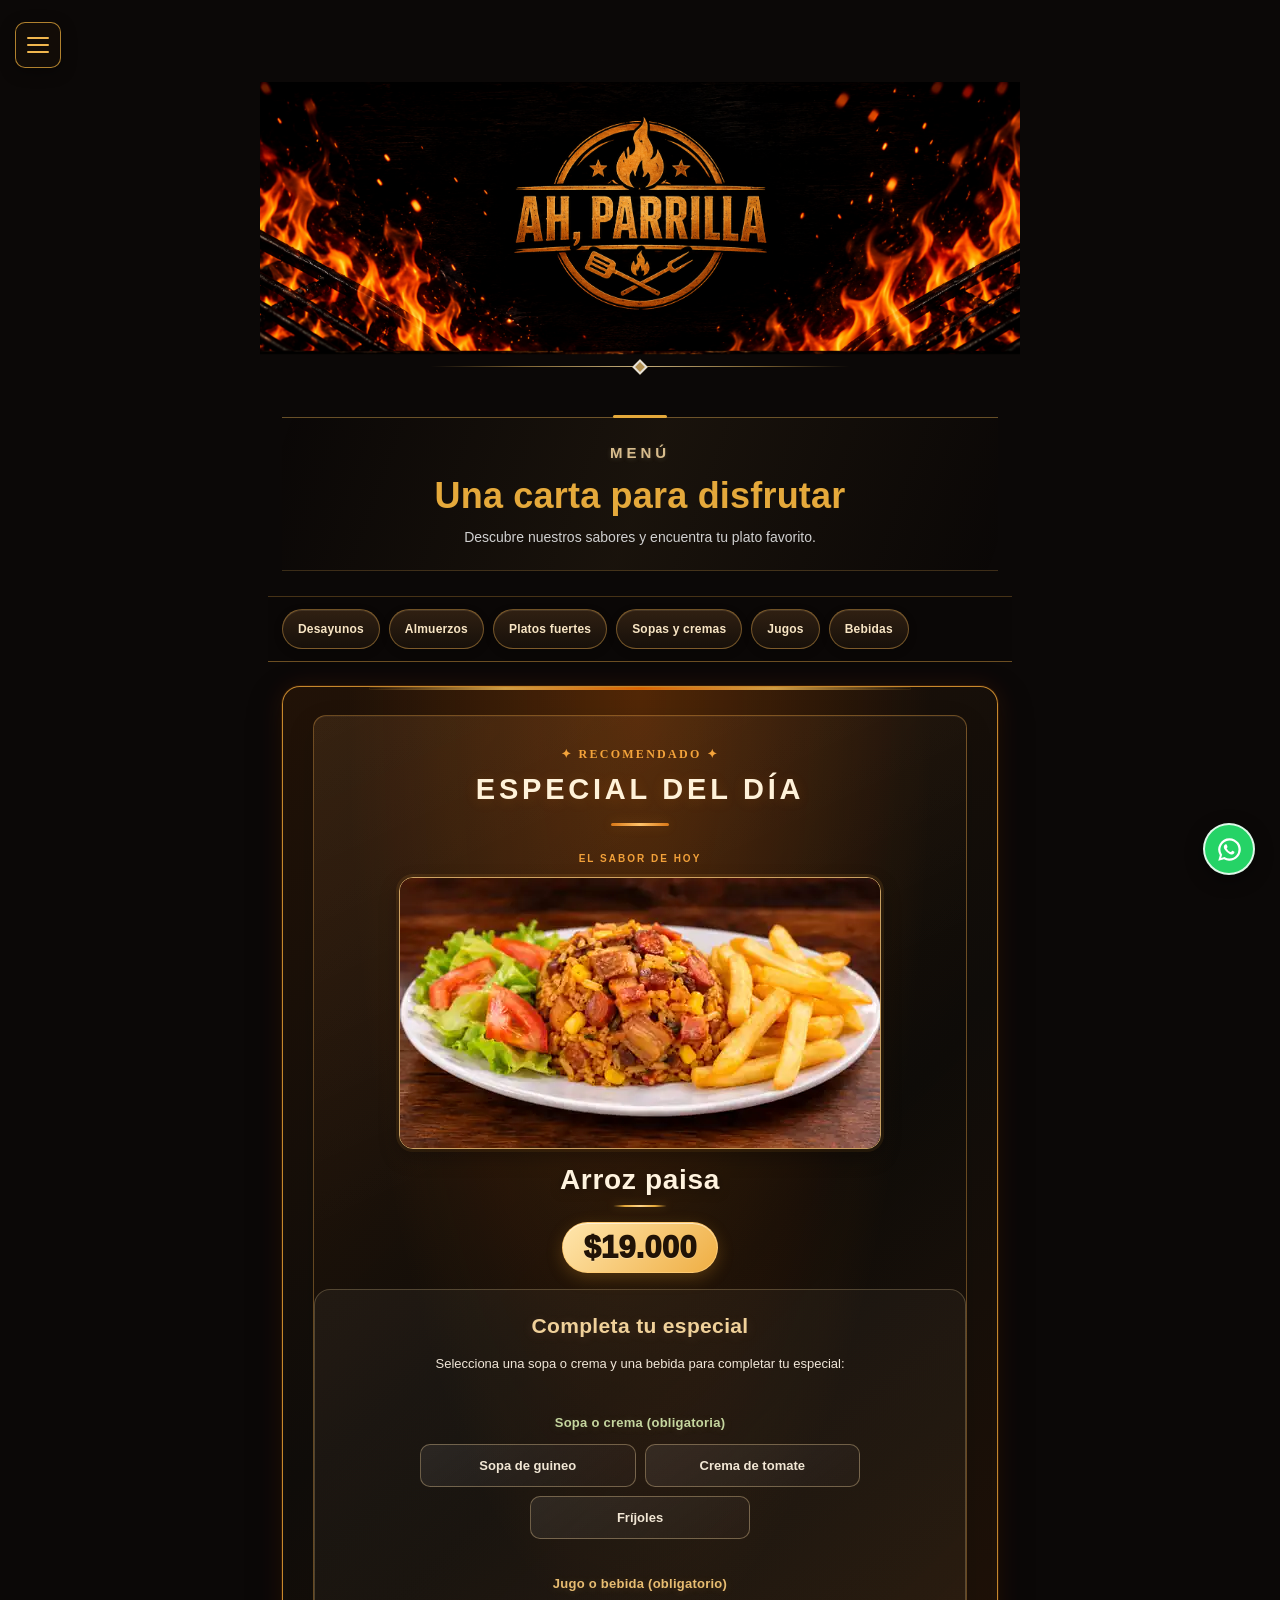
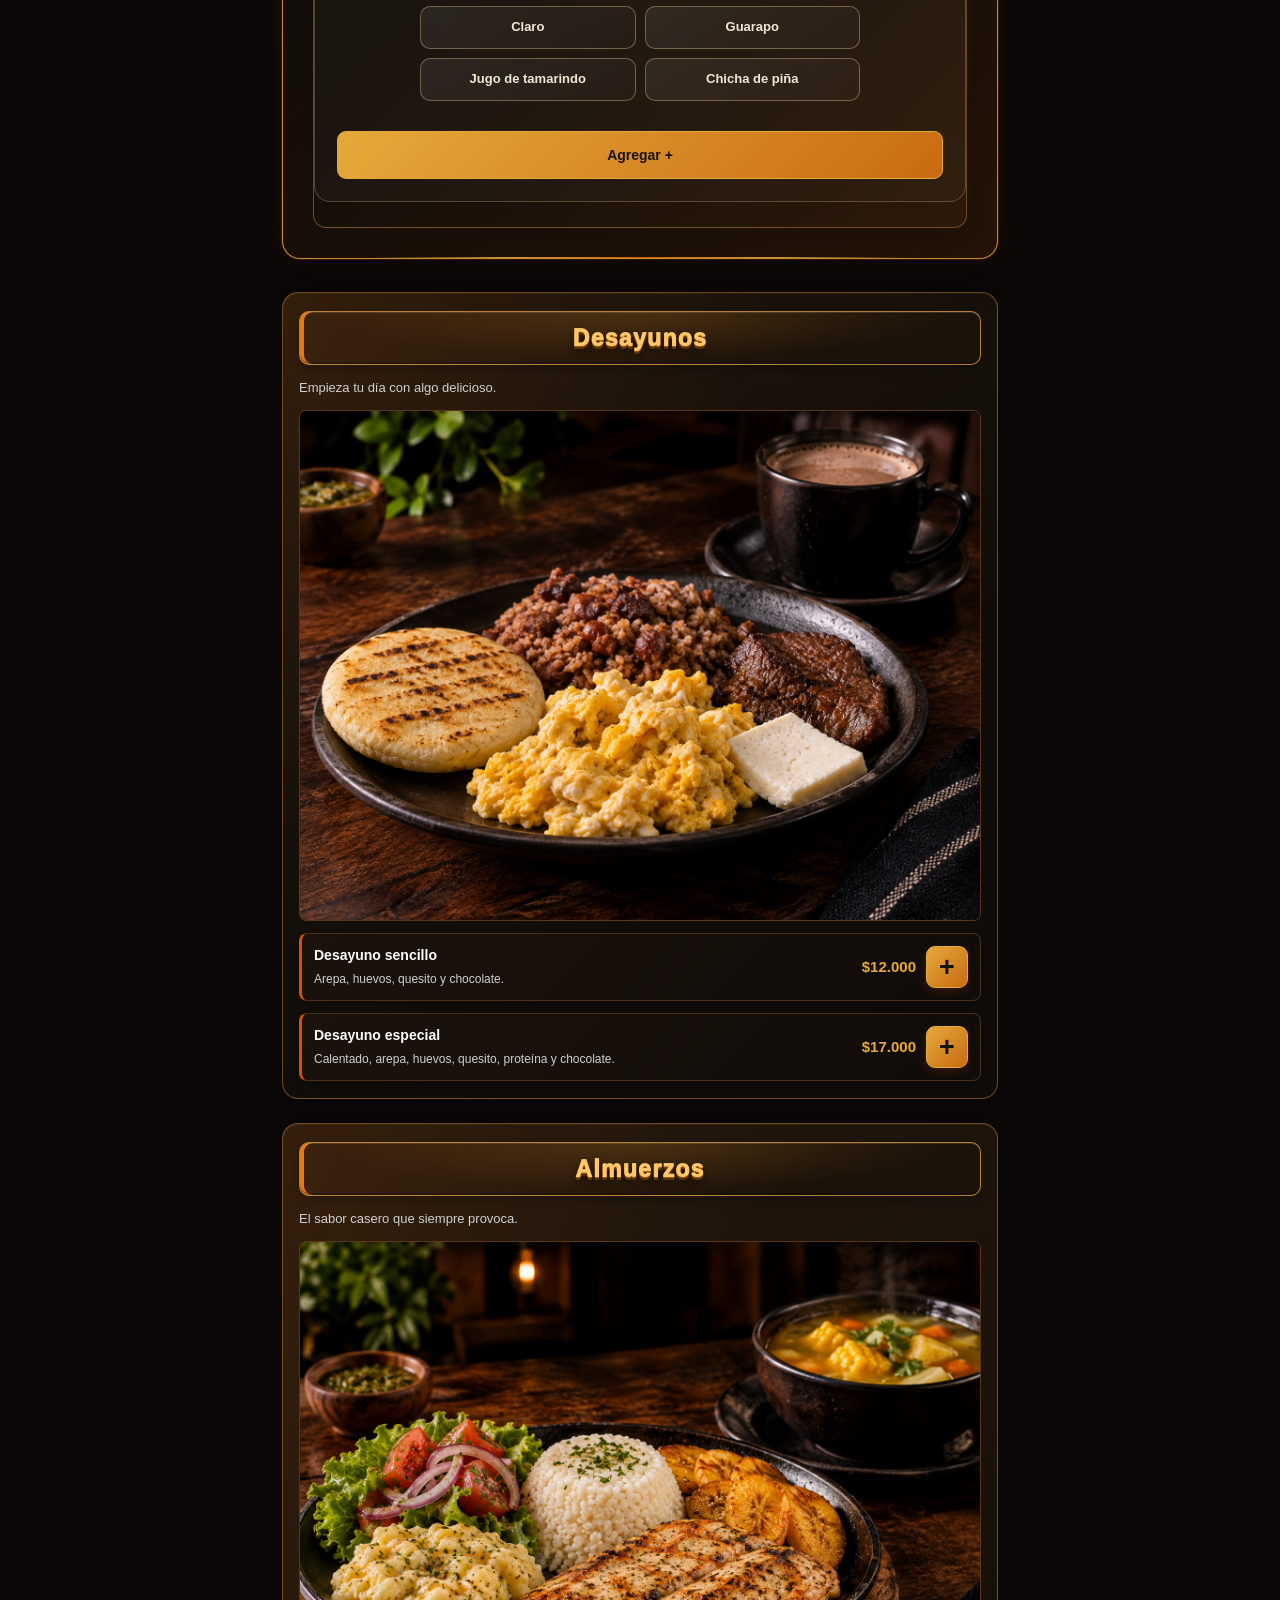
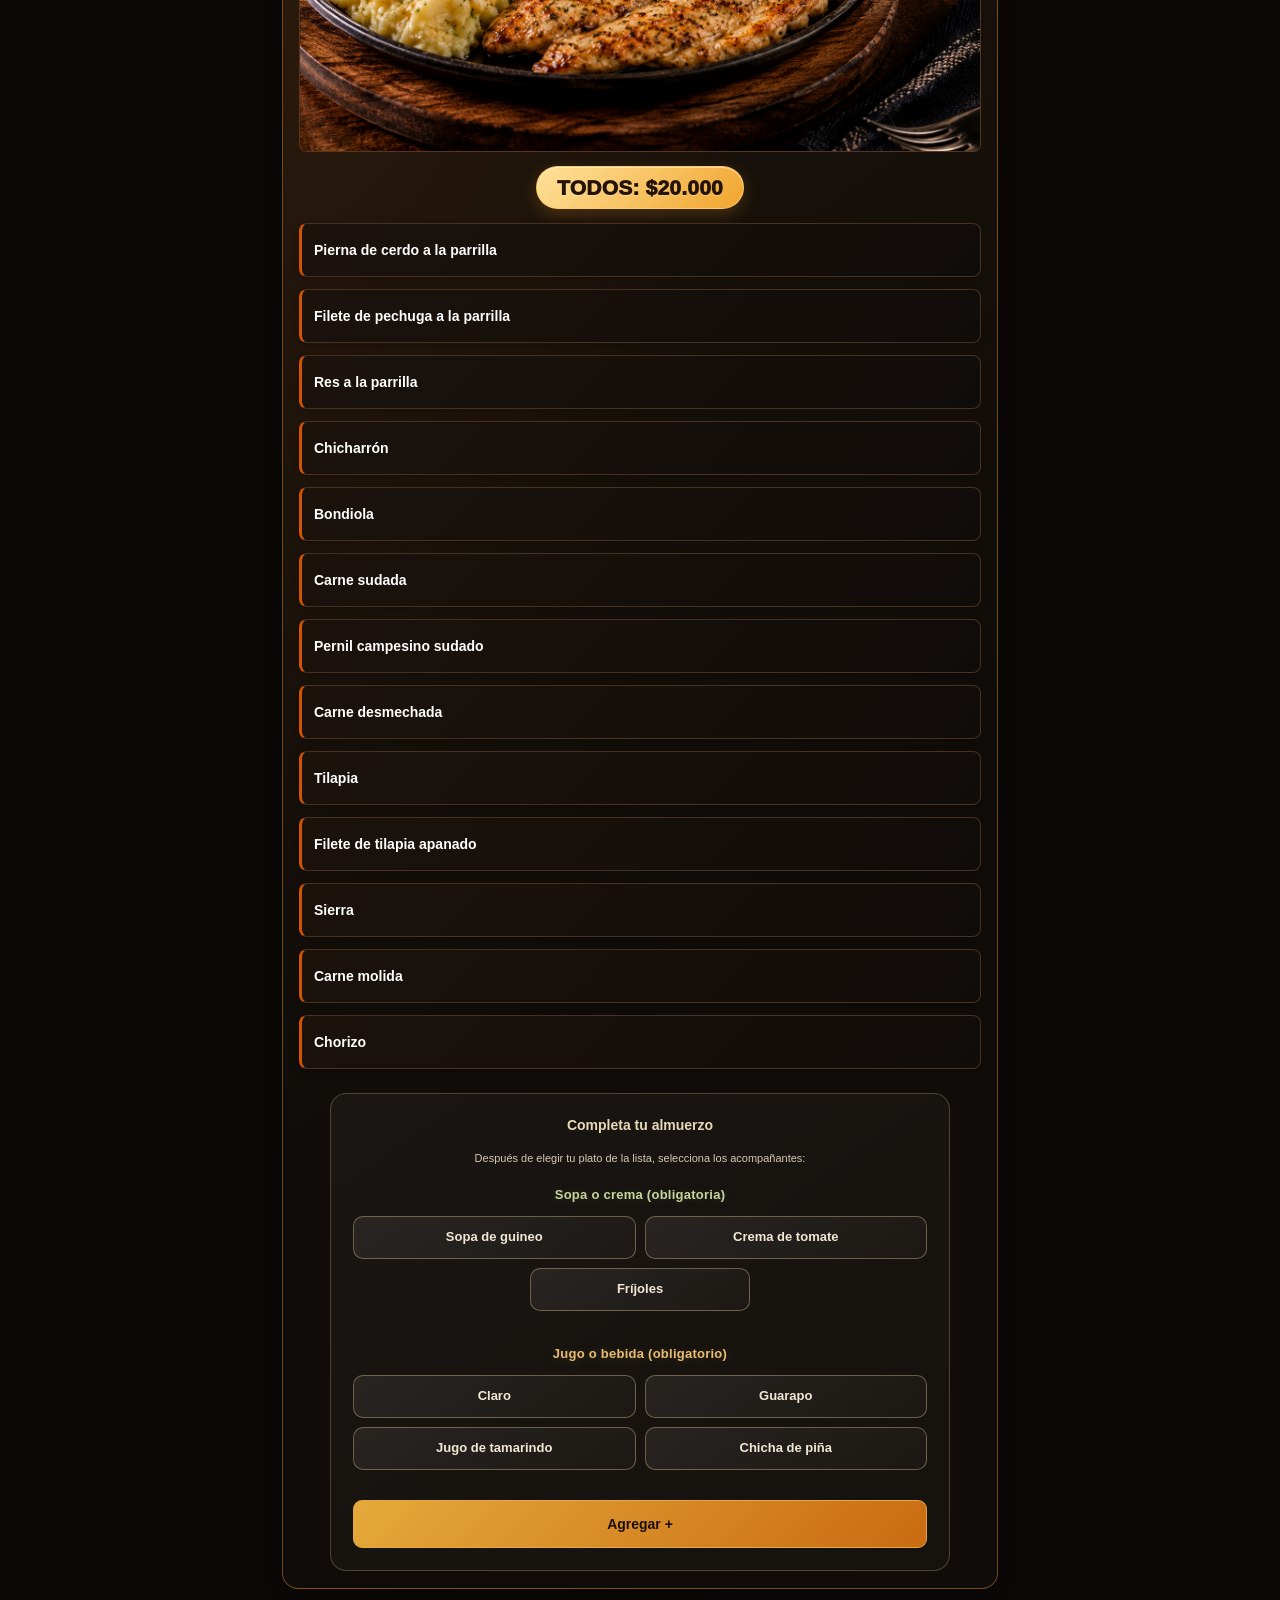
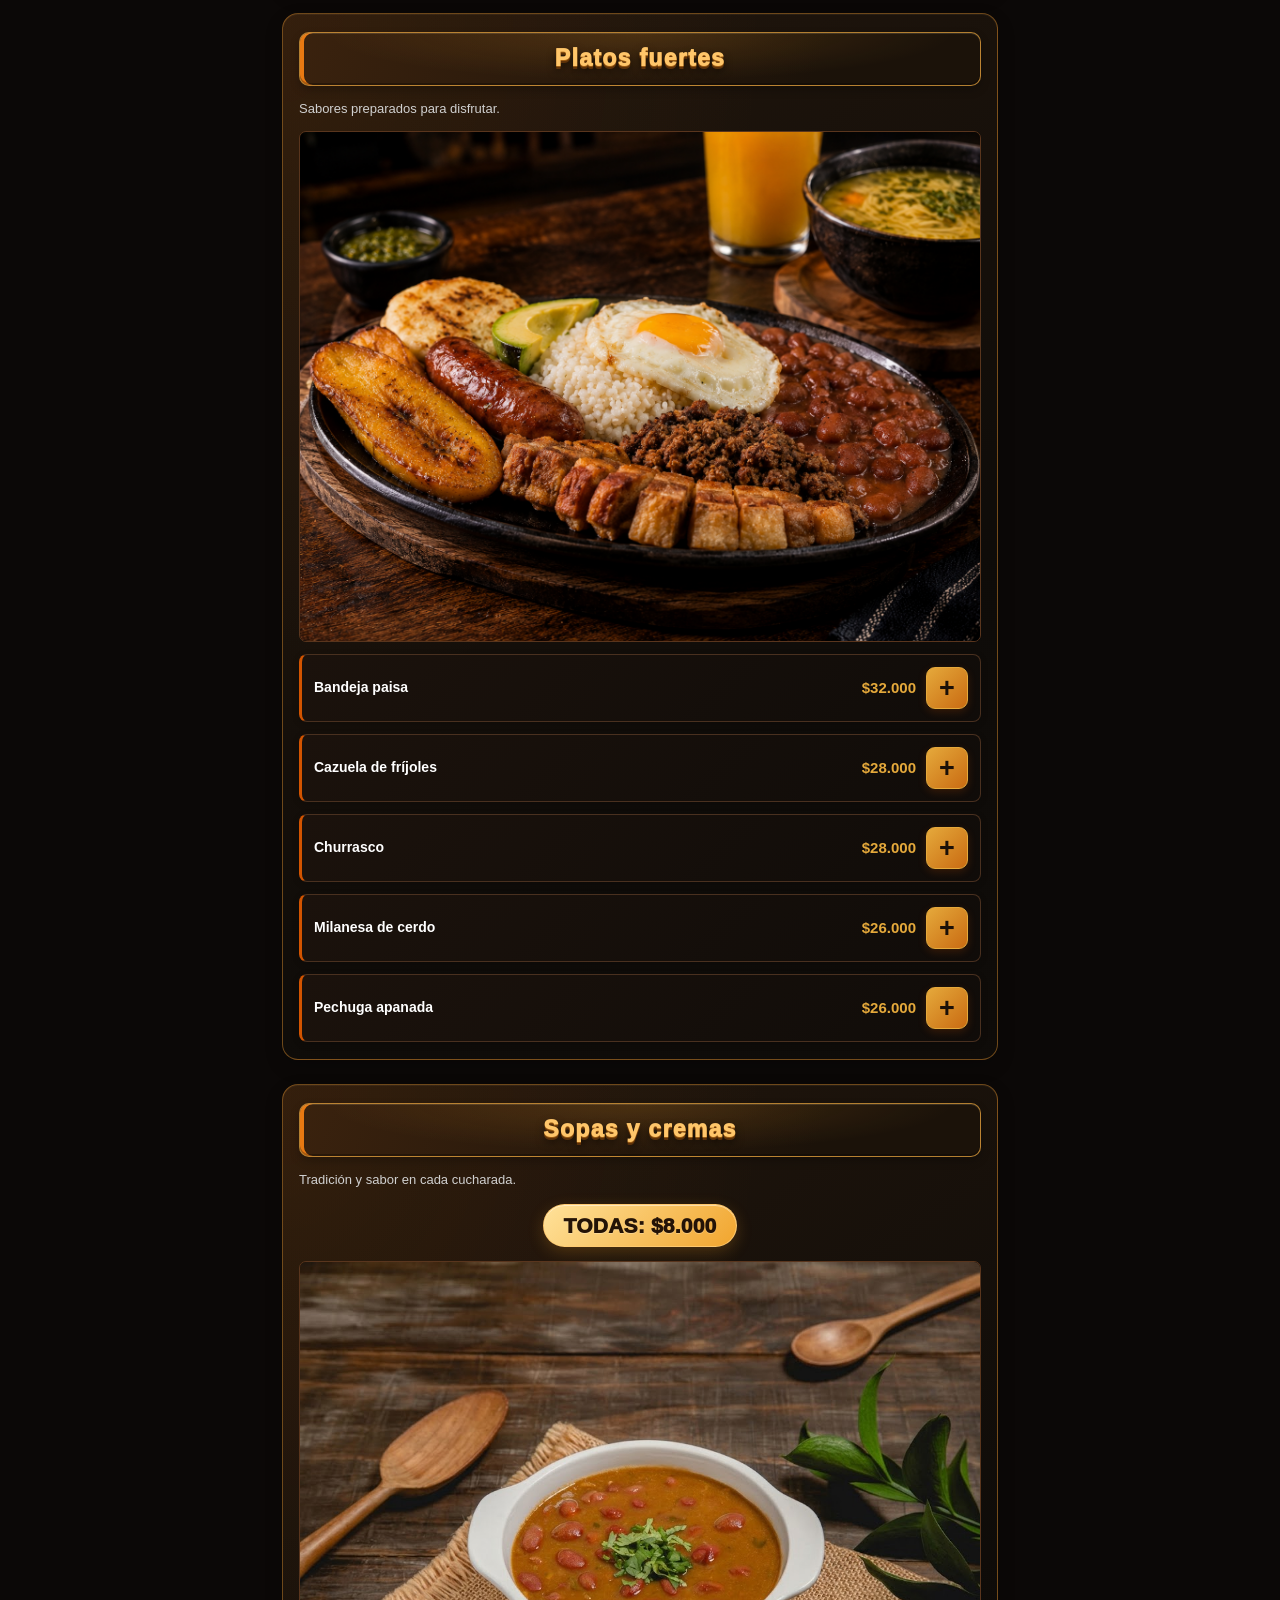
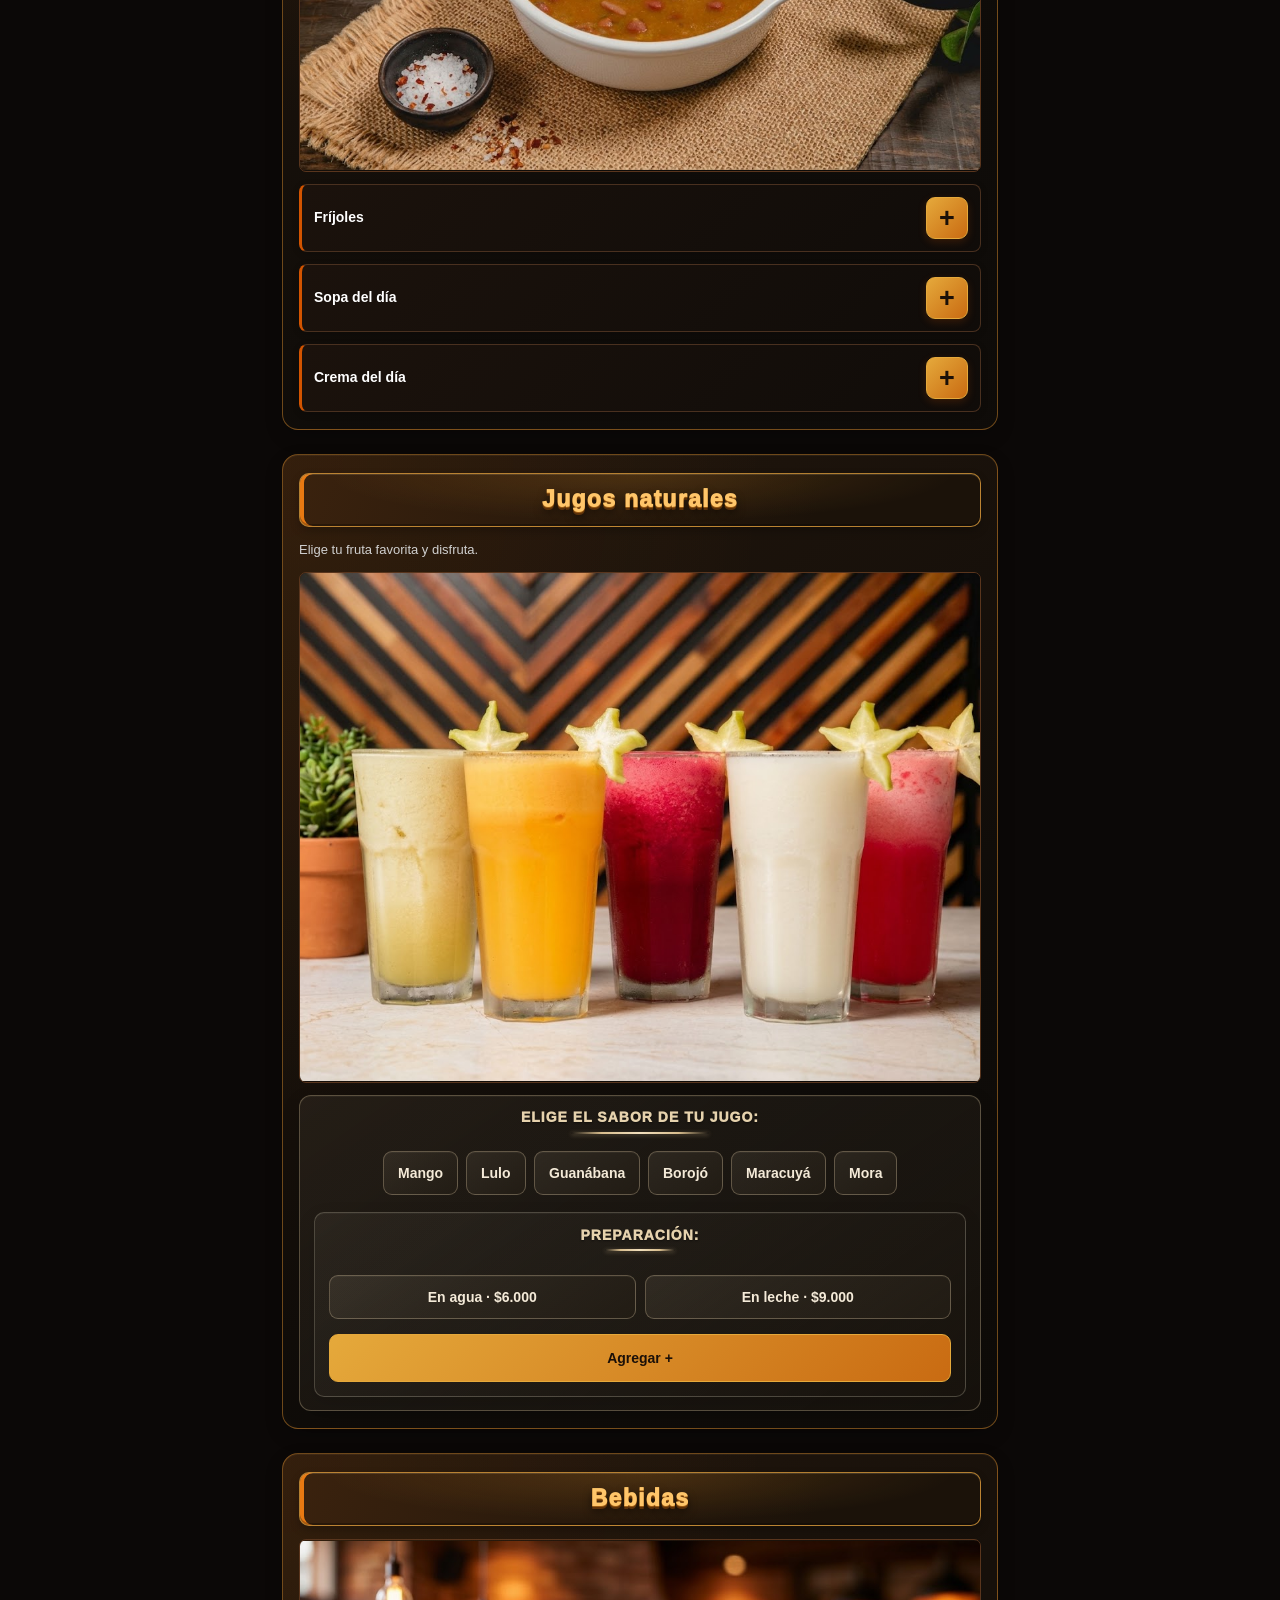
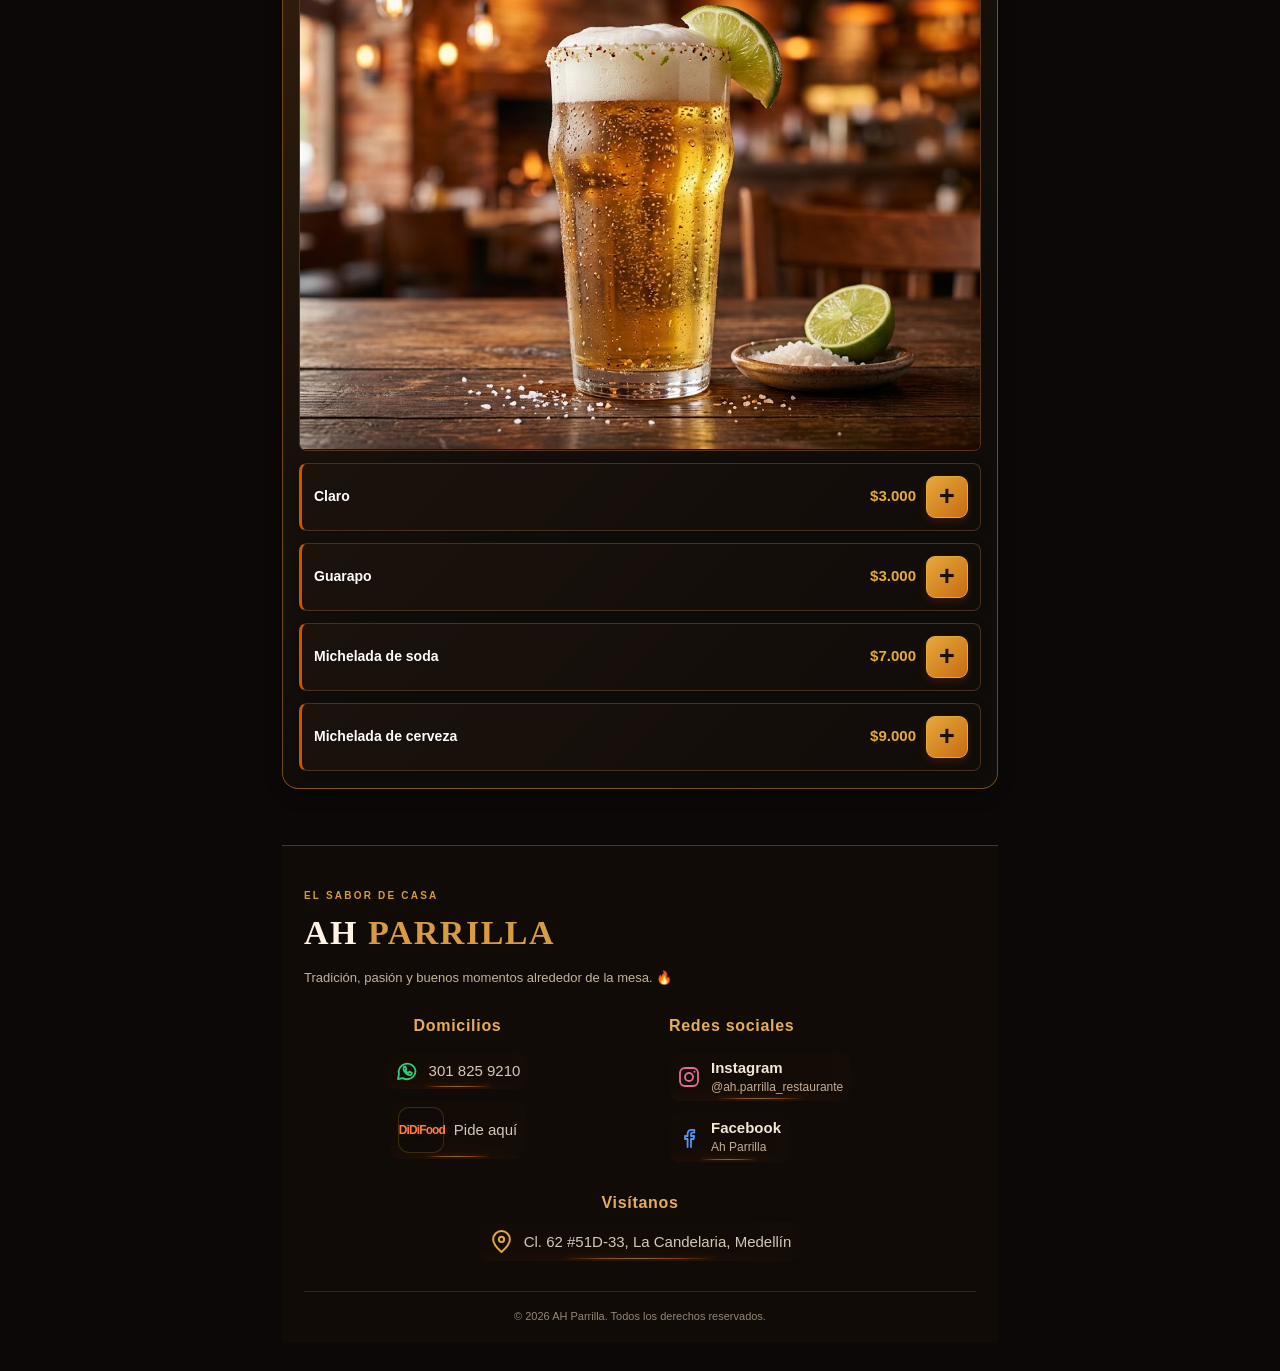
<file: index.html>
<!DOCTYPE html>
<html lang="es">
<head>
    <meta charset="UTF-8">
    <meta name="viewport" content="width=device-width, initial-scale=1.0">
    <meta name="theme-color" content="#0B0806">
    <meta name="description" content="Conoce la carta de AH Parrilla: desayunos, almuerzos, platos a la parrilla, sopas, jugos y bebidas.">
    <title>AH Parrilla | Nuestra carta</title>
    <link rel="stylesheet" href="styles.css?v=ocultar-secciones-sabados-20261128">
</head>

<body>

    <!-- MENÚ LATERAL -->
    <button class="boton-menu-lateral" id="abrir-menu-lateral" type="button"
            aria-label="Abrir menú de navegación" aria-controls="fondo-menu-lateral" aria-expanded="false">
        <span></span><span></span><span></span>
    </button>
    <div class="fondo-menu-lateral" id="fondo-menu-lateral" hidden>
        <nav class="panel-menu-lateral" aria-label="Navegación principal">
            <div class="cabecera-menu-lateral">
                <div class="marca-menu-lateral">
                    <span>AH <b>PARRILLA</b></span>
                    <small>EL SABOR DE CASA</small>
                </div>
                <button id="cerrar-menu-lateral" type="button" aria-label="Cerrar menú">×</button>
            </div>
            <p class="titulo-navegacion-lateral">EXPLORA NUESTRA CARTA</p>
            <a href="#desayunos"><span class="icono-menu-lateral" aria-hidden="true"><svg viewBox="0 0 24 24" aria-hidden="true" focusable="false"><circle cx="12" cy="12" r="4"/><path d="M12 2v2m0 16v2M4.93 4.93l1.42 1.42m11.3 11.3 1.42 1.42M2 12h2m16 0h2M4.93 19.07l1.42-1.42m11.3-11.3 1.42-1.42"/></svg></span><span>Desayunos</span></a>
            <a href="#almuerzos"><span class="icono-menu-lateral" aria-hidden="true"><svg viewBox="0 0 24 24" aria-hidden="true" focusable="false"><path d="M5 12h14a7 7 0 0 1-14 0Z"/><path d="M12 5v2M9 5v2m6-2v2M4 19h16"/></svg></span><span>Almuerzos</span></a>
            <a href="#platos-fuertes"><span class="icono-menu-lateral" aria-hidden="true"><svg viewBox="0 0 24 24" aria-hidden="true" focusable="false"><circle cx="12" cy="12" r="7"/><path d="M3 3v5m2-5v5m2-5v5M5 8v13m14-18c-1.5 1.5-2 3.5-2 5.5V11h4V8.5c0-2-1-4-2-5.5Zm0 8.5v10"/></svg></span><span>Platos fuertes</span></a>
            <a href="#sopas"><span class="icono-menu-lateral" aria-hidden="true"><svg viewBox="0 0 24 24" aria-hidden="true" focusable="false"><path d="M4 13a8 8 0 0 0 16 0H4Z"/><path d="M7 9c-1-1 1-2 0-3m5 3c-1-1 1-2 0-3m5 3c-1-1 1-2 0-3"/></svg></span><span>Sopas y cremas</span></a>
            <a href="#jugos"><span class="icono-menu-lateral" aria-hidden="true"><svg viewBox="0 0 24 24" aria-hidden="true" focusable="false"><path d="M7 4h10l-1 16H8L7 4Z"/><path d="M9 8h6m-3-4V2m3 2 2-2m-8 2L7 2"/></svg></span><span>Jugos naturales</span></a>
            <a href="#bebidas"><span class="icono-menu-lateral" aria-hidden="true"><svg viewBox="0 0 24 24" aria-hidden="true" focusable="false"><path d="m13 3 3-2m-2 2 2 2"/><path d="M8 7h9l-1 14H9L8 7Z"/><path d="M8.5 11h8m-5-4V4m3 0 1-1"/></svg></span><span>Bebidas</span></a>
            <div class="separador-menu-lateral" aria-hidden="true"><span>✦</span></div>
            <a class="enlace-contacto-lateral" href="#contacto"><span class="icono-menu-lateral" aria-hidden="true"><svg viewBox="0 0 24 24" aria-hidden="true" focusable="false"><path d="M6 3h3l2 5-2 2a15 15 0 0 0 5 5l2-2 5 2v3c0 1-1 2-2 2C10 19 5 14 4 5c0-1 1-2 2-2Z"/></svg></span><span>Contacto</span></a>
            <p class="pie-menu-lateral">Gracias por elegirnos</p>
        </nav>
    </div>

    <!-- ACCESO DIRECTO A WHATSAPP -->
    <a class="whatsapp-flotante-ah" href="https://wa.me/573018259210"
       target="_blank" rel="noopener noreferrer" aria-label="Contactar a AH Parrilla por WhatsApp">
        <svg viewBox="0 0 24 24" xmlns="http://www.w3.org/2000/svg" aria-hidden="true">
            <path fill="currentColor" d="M12 2a10 10 0 0 0-8.6 15.1L2 22l5.1-1.3A10 10 0 1 0 12 2Zm0 18a8 8 0 0 1-4.1-1.1l-.3-.2-3 .8.8-2.9-.2-.3A8 8 0 1 1 12 20Zm4.4-6c-.2-.1-1.5-.7-1.7-.8s-.4-.1-.5.1-.6.8-.8.9-.3.1-.5 0a6.5 6.5 0 0 1-2-1.2 7.2 7.2 0 0 1-1.4-1.8c-.1-.2 0-.3.1-.4l.4-.5.2-.4c.1-.1 0-.3 0-.4s-.5-1.3-.7-1.7-.4-.4-.5-.4h-.5a1 1 0 0 0-.7.3 2.8 2.8 0 0 0-.9 2.1 4.8 4.8 0 0 0 1 2.5 10.8 10.8 0 0 0 4.2 3.7c.5.2.9.4 1.2.4.5.1.9.1 1.2 0 .4-.1 1.5-.6 1.7-1.2s.2-1.1.1-1.2-.2-.2-.4-.3Z"/>
        </svg>
    </a>


    <main>

        <!-- PORTADA -->
        <section class="portada">
            <img class="imagen-portada" src="portada-ah-parrilla.png" alt="AH Parrilla, sabor que se siente y parrilla que enamora">
        </section>
        <div class="separador-portada" aria-hidden="true"></div>

        <!-- MENÚ -->
        <section class="menu" id="carta">

            <header class="bienvenida-carta">
                <span class="bienvenida-etiqueta">MENÚ</span>
                <h2>Una carta para disfrutar</h2>
                <p>Descubre nuestros sabores y encuentra tu plato favorito.</p>
            </header>



            <!-- NAVEGACIÓN DE CATEGORÍAS -->
            <nav class="categorias" aria-label="Categorías del menú">
                <a href="#desayunos">Desayunos</a>
                <a href="#almuerzos">Almuerzos</a>
                <a href="#platos-fuertes">Platos fuertes</a>
                <a href="#sopas">Sopas y cremas</a>
                <a href="#jugos">Jugos</a>
                <a href="#bebidas">Bebidas</a>
            </nav>


            <section class="especial-dia" aria-labelledby="titulo-especial">
                <div class="card-especial">
                    <div class="banner-destacado">
                        <span class="eyebrow-especial">✦ RECOMENDADO ✦</span>
                        <h2 id="titulo-especial">ESPECIAL DEL DÍA</h2>
                        <span class="subrayado-especial" aria-hidden="true"></span>
                    </div>
                    <div class="detalle-especial">
                        <div class="presentacion-especial">
                            <div class="datos-especial">
                                <span class="leyenda-plato-especial">EL SABOR DE HOY</span>
                            </div>
                            <img class="foto-especial" src="imagenes/especial-arroz-paisa-20261127.webp?v=20261127-final-01"
                                 alt="Arroz paisa con carnes, maíz y maduro, acompañado de papas a la francesa y ensalada de lechuga y tomate"
                                 loading="eager">
                            <div class="datos-especial">
                                <h3 class="nombre-especial">Arroz paisa</h3>
                                <p class="precio-nombre-especial">$19.000</p>
                            </div>
                        </div>
                        <div class="selector-almuerzos selector-especial">
                            <h3>Completa tu especial</h3>
                            <p>Selecciona una sopa o crema y una bebida para completar tu especial:</p>
                            <div id="opciones-sopa-especial" class="grupo-opciones-contenedor"></div>
                            <div id="opciones-bebida-especial" class="grupo-opciones-contenedor"></div>
                            <button class="boton-agregar boton-agregar-almuerzo" id="agregar-menu-especial" type="button">Agregar +</button>
                        </div>
                    </div>
                </div>
            </section>

<!-- DESAYUNOS -->
            <section class="categoria-menu" id="desayunos">
                <h2 class="sin-adorno">Desayunos</h2>
                <p class="descripcion-categoria">Empieza tu día con algo delicioso.</p>

                <img class="imagen-categoria" src="imagenes/desayunos.png" alt="Desayunos caseros de AH Parrilla" loading="lazy">

                <div class="lista-platos">
                    <article class="plato-listado">
                        <div>
                            <h3>Desayuno sencillo</h3>
                            <p>Arepa, huevos, quesito y chocolate.</p>
                        </div>
                        <strong>$12.000</strong>
                    </article>

                    <article class="plato-listado">
                        <div>
                            <h3>Desayuno especial</h3>
                            <p>Calentado, arepa, huevos, quesito, proteína y chocolate.</p>
                        </div>
                        <strong>$17.000</strong>
                    </article>
                </div>
            </section>

            
<!-- ALMUERZOS -->
<section class="categoria-menu" id="almuerzos">
    <h2>Almuerzos</h2>
    <p class="descripcion-categoria">El sabor casero que siempre provoca.</p>

    <img class="imagen-categoria"
         src="imagenes/almuerzos.png"
         alt="Almuerzos caseros de AH Parrilla"
         loading="lazy">

    <div class="header-precio-categoria">
        <span class="etiqueta-precio">TODOS: $20.000</span>
    </div>

    <div class="lista-platos">
        <article class="plato-listado">
            <h3>Pierna de cerdo a la parrilla</h3>
        </article>
        <article class="plato-listado">
            <h3>Filete de pechuga a la parrilla</h3>
        </article>
        <article class="plato-listado">
            <h3>Res a la parrilla</h3>
        </article>
        <article class="plato-listado">
            <h3>Chicharrón</h3>
        </article>
        <article class="plato-listado">
            <h3>Bondiola</h3>
        </article>
        <article class="plato-listado">
            <h3>Carne sudada</h3>
        </article>
        <article class="plato-listado">
            <h3>Pernil campesino sudado</h3>
        </article>
        <article class="plato-listado">
            <h3>Carne desmechada</h3>
        </article>
        <article class="plato-listado">
            <h3>Tilapia</h3>
        </article>
        <article class="plato-listado">
            <h3>Filete de tilapia apanado</h3>
        </article>
        <article class="plato-listado">
            <h3>Sierra</h3>
        </article>
        <article class="plato-listado">
            <h3>Carne molida</h3>
        </article>
        <article class="plato-listado">
            <h3>Chorizo</h3>
        </article>
    </div></section>


            <!-- PLATOS FUERTES -->
            <section class="categoria-menu" id="platos-fuertes">
                <h2>Platos fuertes</h2>
                <p class="descripcion-categoria">Sabores preparados para disfrutar.</p>

                <img class="imagen-categoria" src="imagenes/platos_fuertes.png" alt="Platos fuertes de AH Parrilla" loading="lazy">

                <div class="lista-platos">
                    <article class="plato-listado">
                        <h3>Bandeja paisa</h3>
                        <strong>$32.000</strong>
                    </article>
                    <article class="plato-listado">
                        <h3>Cazuela de fríjoles</h3>
                        <strong>$28.000</strong>
                    </article>
                    <article class="plato-listado">
                        <h3>Churrasco</h3>
                        <strong>$28.000</strong>
                    </article>
                    <article class="plato-listado">
                        <h3>Milanesa de cerdo</h3>
                        <strong>$26.000</strong>
                    </article>
                    <article class="plato-listado">
                        <h3>Pechuga apanada</h3>
                        <strong>$26.000</strong>
                    </article>
                </div>
            </section>

            
<!-- SOPAS -->
<section class="categoria-menu" id="sopas">
    <h2>Sopas y cremas</h2>
    <p class="descripcion-categoria">Tradición y sabor en cada cucharada.</p>

    <div class="header-precio-categoria">
        <span class="etiqueta-precio">TODAS: $8.000</span>
    </div>

    <img class="imagen-categoria"
         src="imagenes/sopas.jpg"
         alt="Sopas del día"
         loading="lazy">

    <!-- Sección fija: no modificar sus opciones al actualizar el menú diario -->
    <div class="lista-platos">
        <article class="plato-listado">
            <h3>Fríjoles</h3>
        </article>
        <article class="plato-listado">
            <h3>Sopa del día</h3>
        </article>
        <article class="plato-listado">
            <h3>Crema del día</h3>
        </article>
    </div>
</section>


            <!-- JUGOS NATURALES -->
            <section class="categoria-menu" id="jugos">
                <h2>Jugos naturales</h2>
                <p class="descripcion-categoria">Elige tu fruta favorita y disfruta.</p>

                <img class="imagen-categoria" src="imagenes/jugos.jpg" alt="Jugos naturales" loading="lazy">

                <div class="sabores-jugos">
                    <h4>ELIGE EL SABOR DE TU JUGO:</h4>
                    <div class="lista-sabores" aria-label="Sabores disponibles"><span>Mango</span><span>Lulo</span><span>Guanábana</span><span>Borojó</span><span>Maracuyá</span><span>Mora</span></div>
                </div>
            </section>

            <!-- BEBIDAS -->
            <section class="categoria-menu" id="bebidas">
                <h2>Bebidas</h2>
                
                 <img class="imagen-categoria" src="imagenes/bebidas.jpg" alt="bebidas" loading="lazy">
                
                <div class="lista-platos">
                    <article class="plato-listado">
                        <h3>Claro</h3>
                        <strong>$3.000</strong>
                    </article>
                    <article class="plato-listado">
                        <h3>Guarapo</h3>
                        <strong>$3.000</strong>
                    </article>
                    <article class="plato-listado">
                        <h3>Michelada de soda</h3>
                        <strong>$7.000</strong>
                    </article>
                    <article class="plato-listado">
                        <h3>Michelada de cerveza</h3>
                        <strong>$9.000</strong>
                    </article>
                </div>
            </section>

            

    <!-- CARRITO DE PEDIDOS -->
    <button class="carrito-flotante" id="abrir-carrito" type="button" aria-label="Abrir carrito de pedidos" hidden>
        <svg class="carrito-icono" viewBox="0 0 24 24" aria-hidden="true" focusable="false">
            <path d="M4 9h16l-1.2 11H5.2L4 9Z" fill="none" stroke="currentColor" stroke-width="1.8" stroke-linecap="round" stroke-linejoin="round"/>
            <path d="M3.5 9 5.2 5h13.6L20.5 9M8 5l1 4m7-4-1 4M8 13h8" fill="none" stroke="currentColor" stroke-width="1.8" stroke-linecap="round" stroke-linejoin="round"/>
            <path d="M9 2.5c-1 1-.5 1.6 0 2.5m6-2.5c-1 1-.5 1.6 0 2.5" fill="none" stroke="currentColor" stroke-width="1.5" stroke-linecap="round"/>
        </svg>
        <span class="carrito-contador" id="carrito-contador">0</span>
    </button>

    <div class="carrito-fondo" id="carrito-fondo" hidden>
        <section class="panel-carrito" role="dialog" aria-modal="true" aria-labelledby="titulo-carrito">
            <header class="encabezado-carrito">
                <div><span class="sobrelinea-carrito">AH PARRILLA</span><h2 id="titulo-carrito">Tu pedido</h2></div>
                <button class="cerrar-carrito" id="cerrar-carrito" type="button" aria-label="Cerrar carrito">×</button>
            </header>
            <div class="contenido-carrito">
                <div id="carrito-vacio" class="carrito-vacio">Aún no has agregado productos.<br>Explora nuestra carta y elige tus favoritos.</div>
                <div id="carrito-items" class="carrito-items"></div>
                <div class="detalle-costo-recipient"><span>Recipientes</span><strong id="total-recipientes">$0</strong></div>
                <div class="total-carrito"><span>Total del pedido</span><strong id="carrito-total">$0</strong></div>
                <form id="formulario-pedido" class="formulario-pedido">
                    <h3>Datos para la entrega</h3>
                    <label>Nombre<input name="nombre" autocomplete="name" required placeholder="Tu nombre"></label>
                    <label>Teléfono<input name="telefono" type="tel" autocomplete="tel" required placeholder="Tu número de contacto"></label>
                    <fieldset class="selector-entrega">
                        <legend>¿Cómo deseas recibir tu pedido?</legend>
                        <div class="opciones-entrega">
                            <label class="opcion-entrega">
                                <input type="radio" name="tipo_entrega" value="Domicilio" required>
                                <span class="opcion-entrega-contenido">
                                    <span class="icono-entrega" aria-hidden="true"><svg viewBox="0 0 24 24" focusable="false"><circle cx="5.5" cy="17.5" r="2.5"/><circle cx="18.5" cy="17.5" r="2.5"/><path d="M8 17.5h5l3-6h-5l-2 3-3-4H3.5l2 4.5m7.5-3.5h3l2 3.5h2.5M12 8h2.5l1.5 2.5M10 6.5h3"/></svg></span>
                                    <span class="texto-entrega"><strong>Domicilio</strong><small>Lo llevamos hasta tu puerta</small></span>
                                    <span class="marca-entrega" aria-hidden="true"><svg viewBox="0 0 16 16" focusable="false"><path d="m2.2 8.3 3.6 3.5 8-7.7"/></svg></span>
                                </span>
                            </label>
                            <label class="opcion-entrega">
                                <input type="radio" name="tipo_entrega" value="Recoger en el restaurante" required>
                                <span class="opcion-entrega-contenido">
                                    <span class="icono-entrega icono-recoger" aria-hidden="true"><svg viewBox="0 0 24 24" focusable="false"><path d="M3 10.5 12 3l9 7.5"/><path d="M5.5 9.5V21h13V9.5M9 21v-6h6v6"/><path d="M3 10.5h18M7 7.2V5h10v2.2"/></svg></span>
                                    <span class="texto-entrega"><strong>Recoger</strong><small>Pasa por tu pedido al restaurante</small></span>
                                    <span class="marca-entrega" aria-hidden="true"><svg viewBox="0 0 16 16" focusable="false"><path d="m2.2 8.3 3.6 3.5 8-7.7"/></svg></span>
                                </span>
                            </label>
                        </div>
                    </fieldset>
                    <div class="campos-domicilio" id="campos-domicilio" hidden>
                        <label>Dirección de entrega<input name="direccion" autocomplete="street-address" placeholder="Dirección completa"></label>
                        <label>Barrio<input name="barrio" autocomplete="address-level3" placeholder="Nombre del barrio"></label>
                    </div>
                    <label id="label-observaciones">Indicaciones adicionales <span>(opcional)</span><textarea name="observaciones" rows="2" placeholder="Apartamento, indicaciones o comentarios"></textarea></label>
                    <label>Método de pago<select name="metodo_pago" aria-label="Método de pago" required><option value="" selected disabled>Selecciona una opción</option><option value="QR">QR</option><option value="Llaves Bre-B">Llaves Bre-B</option><option value="Bancolombia">Bancolombia</option><option value="Tarjeta de crédito">Tarjeta de crédito</option></select></label>
                    <button class="enviar-pedido" type="submit">Enviar mi pedido <span aria-hidden="true">›</span></button>
                    <p class="nota-domicilio">El valor del domicilio varía según la zona.</p>
                    <p class="nota-pedido">Revisarás el pedido en WhatsApp antes de enviarlo.</p>
                </form>
            </div>
        </section>
    </div>

    <!-- PIE DE PÁGINA -->
<footer class="pie-pagina" id="contacto">
    <div class="footer-contenido footer-contenido-final">
        <section class="footer-marca" aria-label="AH Parrilla">
            <p class="footer-sobrelinea">EL SABOR DE CASA</p>
            <h2>AH <span>PARRILLA</span></h2>
            <p>Tradición, pasión y buenos momentos alrededor de la mesa. 🔥</p>
        </section>

        <section class="footer-columna footer-domicilios">
            <h3>Domicilios</h3>
            <a class="footer-red-link footer-whatsapp" href="https://wa.me/573018259210" target="_blank" rel="noopener noreferrer">
                <svg class="footer-social-icon" viewBox="0 0 24 24" aria-hidden="true"><path d="M20.5 11.7a8.5 8.5 0 0 1-12.6 7.4L3 20l.9-4.7a8.5 8.5 0 1 1 16.6-3.6Z"/><path d="M8.8 8.2c.2-.5.5-.5.8-.5h.5c.2 0 .4.1.5.4l.7 1.7c.1.2.1.4-.1.6l-.5.6c-.2.2-.2.4 0 .7.5.9 1.3 1.6 2.2 2.1.3.2.5.2.7-.1l.7-.8c.2-.2.4-.2.6-.1l1.6.8c.3.1.4.3.4.5 0 .3-.2 1.2-.8 1.6-.5.4-1.1.6-1.8.4-1-.2-2.3-.8-3.6-2-1.1-1-1.9-2.3-2.1-3.2-.2-.8 0-1.8.4-2.7Z"/></svg>
                <span>301 825 9210</span>
            </a>
            <a class="footer-red-link footer-didi" href="https://oia.didiglobal.com/dlp/2hWUCP?share_media=WHATSAPP" target="_blank" rel="noopener noreferrer">
                <span class="icon footer-didi-icon" aria-hidden="true"><span class="didi-wordmark">DiDiFood</span></span>
                <span>Pide aquí</span>
            </a>
        </section>
        <section class="footer-columna footer-visitanos">
            <h3>Visítanos</h3>
            <a class="footer-direccion" href="https://www.google.com/maps/search/?api=1&query=Cl.%2062%20%2351D-33%2C%20La%20Candelaria%2C%20Medell%C3%ADn" target="_blank" rel="noopener noreferrer" aria-label="Ver ubicación de AH Parrilla en Google Maps">
                <svg class="footer-ubicacion-icon" viewBox="0 0 24 24" aria-hidden="true" focusable="false"><path d="M20 10c0 5-8 12-8 12S4 15 4 10a8 8 0 1 1 16 0Z"/><circle cx="12" cy="10" r="2.5"/></svg>
                <span>Cl. 62 #51D-33, La Candelaria, Medellín</span>
            </a>
        </section>
        <section class="footer-columna footer-redes">
            <h3>Redes sociales</h3>
            <a class="footer-red-link footer-instagram" href="https://www.instagram.com/ah.parrilla_restaurante/" target="_blank" rel="noopener noreferrer">
                <svg class="footer-social-icon" viewBox="0 0 24 24" aria-hidden="true"><rect x="3" y="3" width="18" height="18" rx="5"/><circle cx="12" cy="12" r="4"/><circle class="icono-relleno" cx="17.5" cy="6.7" r="1"/></svg>
                <span class="footer-red-copy"><strong>Instagram</strong><small>@ah.parrilla_restaurante</small></span>
            </a>
            <a class="footer-red-link footer-facebook" href="https://www.facebook.com/share/1LySK3P2we/?mibextid=wwXIfr" target="_blank" rel="noopener noreferrer">
                <svg class="footer-social-icon icono-facebook" viewBox="0 0 24 24" aria-hidden="true"><path d="M14 21v-8h2.7l.4-3H14V8.1c0-.9.3-1.5 1.6-1.5h1.7V3.9c-.3 0-1.3-.1-2.5-.1-2.5 0-4.2 1.5-4.2 4.3V10H8v3h2.6v8"/></svg>
                <span class="footer-red-copy"><strong>Facebook</strong><small>Ah Parrilla</small></span>
            </a>
        </section>
    </div>

    <div class="footer-pie">
        <span>© 2026 AH Parrilla. Todos los derechos reservados.</span>
    </div>
</footer>

    <script src="script.js?v=ocultar-secciones-sabados-20261128"></script>
</body>
</html>
</file>
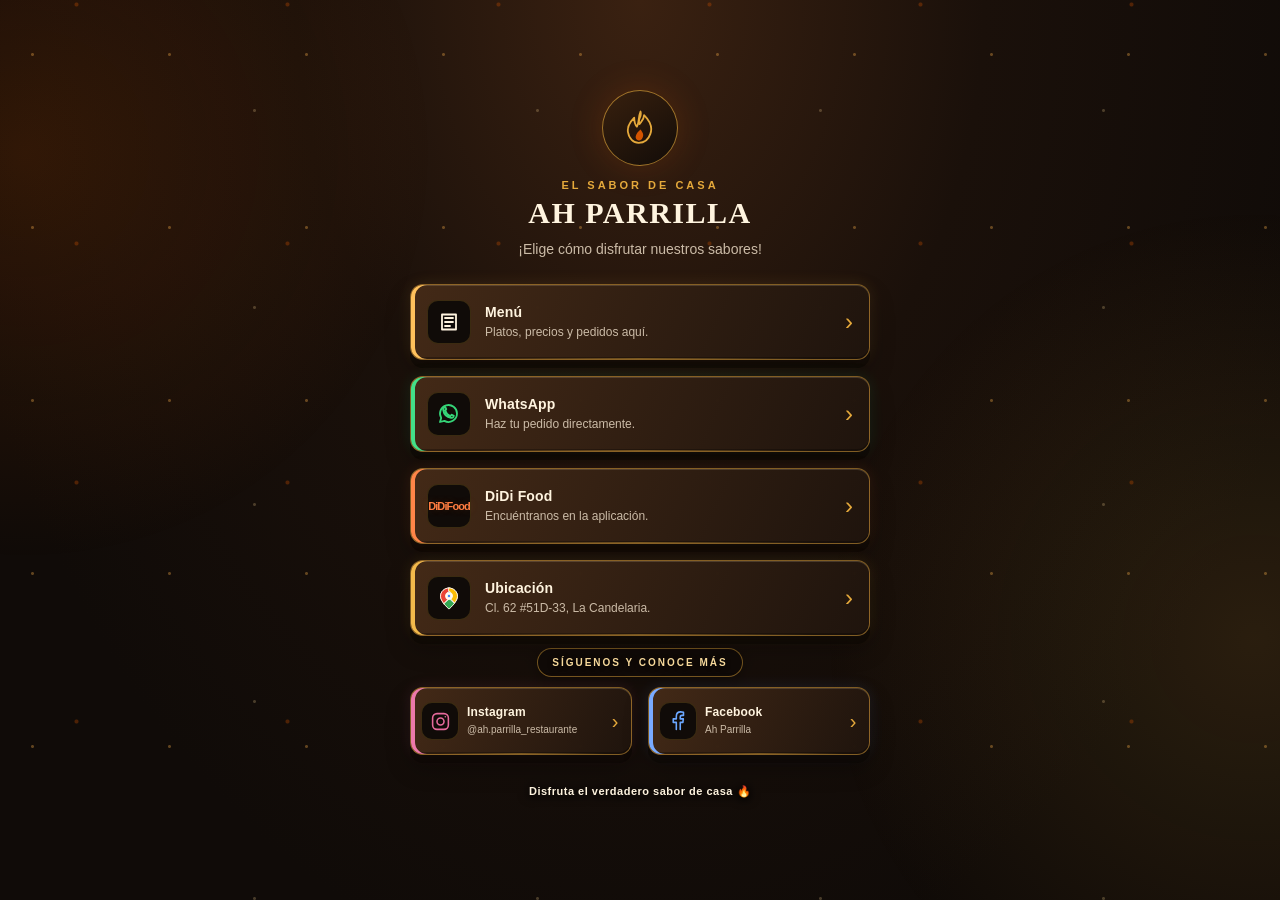
<file: enlaces/index.html>
<!DOCTYPE html>
<html lang="es">
<head>
  <meta charset="UTF-8">
  <meta name="viewport" content="width=device-width, initial-scale=1.0">
  <meta name="theme-color" content="#100b08">
  <meta name="description" content="Encuentra el menú, pide a domicilio por WhatsApp o DiDi Food y sigue a AH Parrilla en redes sociales.">
  <meta http-equiv="Cache-Control" content="no-cache, no-store, must-revalidate">
  <meta http-equiv="Pragma" content="no-cache">
  <meta http-equiv="Expires" content="0">
  <title>AH Parrilla | Pide y conéctate</title>
  <style>
    :root{color-scheme:dark;--bg:#100b08;--panel:#1b120c;--gold:#e5a93b;--orange:#d35400;--cream:#fff4df;--muted:#cbbba7;--line:#51351f}
    *{box-sizing:border-box}
    body{margin:0;min-height:100vh;padding:28px 16px 36px;background:radial-gradient(ellipse at 50% 0%,#3a2111 0%,#1a100a 38%,var(--bg) 78%);color:var(--cream);font-family:Arial,Helvetica,sans-serif;display:flex;justify-content:center;isolation:isolate;overflow-x:hidden}
    body::before,body::after{content:"";position:fixed;inset:-25%;z-index:-1;pointer-events:none}
    body::before{background:radial-gradient(circle at 18% 28%,rgba(211,84,0,.16),transparent 22%),radial-gradient(circle at 82% 64%,rgba(229,169,59,.12),transparent 24%);animation:ambientGlow 9s ease-in-out infinite alternate}
    body::after{opacity:.42;background-image:radial-gradient(circle,rgba(255,181,77,.8) 0 1px,transparent 2px),radial-gradient(circle,rgba(211,84,0,.75) 0 1.5px,transparent 2.5px),radial-gradient(circle,rgba(255,220,151,.55) 0 1px,transparent 2px);background-size:137px 173px,211px 239px,283px 197px;background-position:10px 20px,80px 110px,150px 40px;animation:emberDrift 22s linear infinite}
    .page{width:min(100%,460px);margin:auto;position:relative;z-index:1}
    /* Fuego orgánico en varias capas, con textura turbulenta y profundidad visual. */
    .fire-backdrop{position:fixed;inset:auto 0 0;height:min(54vh,460px);z-index:0;pointer-events:none;overflow:hidden;opacity:.7;perspective:700px;mask-image:linear-gradient(to top,#000 0%,rgba(0,0,0,.96) 57%,transparent 100%);-webkit-mask-image:linear-gradient(to top,#000 0%,rgba(0,0,0,.96) 57%,transparent 100%)}
    .fire-backdrop video{position:absolute;inset:0;width:100%;height:100%;object-fit:cover;object-position:center bottom;filter:saturate(1.15) contrast(1.08)}
    .brand{text-align:center;margin-bottom:24px}
    .brand-mark{width:76px;height:76px;margin:0 auto 13px;border:1px solid rgba(229,169,59,.65);border-radius:50%;display:grid;place-items:center;background:linear-gradient(145deg,#38200e,#120c08);box-shadow:0 0 35px rgba(211,84,0,.2);animation:brandPulse 3.8s ease-in-out infinite}
    .brand-mark svg{width:43px;height:43px}
    .eyebrow{margin:0 0 5px;color:var(--gold);font-size:11px;font-weight:800;letter-spacing:3px}
    h1{margin:0;color:var(--cream);font-family:Georgia,"Times New Roman",serif;font-size:30px;font-weight:700;letter-spacing:1.5px}
    .tagline{margin:9px 0 0;color:var(--muted);font-size:14px;line-height:1.5}
    .links{display:grid;gap:16px}.links + .links{margin-top:16px}
    .link{--ember:#ff9b35;position:relative;isolation:isolate;overflow:hidden;min-height:76px;padding:14px 16px;display:flex;align-items:center;gap:14px;border:1px solid rgba(229,169,59,.48);border-radius:13px;background:linear-gradient(115deg,rgba(68,42,23,.99),rgba(31,20,13,.99));color:var(--cream);text-decoration:none;box-shadow:inset 4px 0 0 var(--ember),inset 0 1px 0 rgba(255,231,187,.16),inset 0 -2px 0 rgba(0,0,0,.28),0 8px 0 rgba(12,7,4,.62),0 12px 24px rgba(0,0,0,.3),0 0 16px color-mix(in srgb,var(--ember) 12%,transparent);transition:transform .3s ease,border-color .3s ease,background .3s ease,box-shadow .3s ease;animation:linkFloat 6s ease-in-out infinite}
    .link::before{content:"";position:absolute;inset:-30% auto -30% -55%;width:38%;z-index:-1;background:linear-gradient(100deg,transparent,rgba(255,210,132,.17),transparent);transform:skewX(-18deg);animation:linkShine 7s ease-in-out infinite}
    .link::after{content:"";position:absolute;inset:auto 12% 0;height:1px;background:linear-gradient(90deg,transparent,rgba(229,169,59,.8),transparent);opacity:.55;z-index:-1}
    .links .link:nth-child(2){animation-delay:.7s}.links .link:nth-child(3){animation-delay:1.4s}
    .socials .link:nth-child(2){animation-delay:1s}
    .link:hover{transform:translateY(-4px) scale(1.012);border-color:var(--ember);background:linear-gradient(115deg,rgba(83,49,24,.99),rgba(36,22,13,.99));box-shadow:inset 5px 0 0 var(--ember),inset 0 1px 0 rgba(255,231,187,.24),0 10px 0 rgba(12,7,4,.58),0 15px 30px rgba(0,0,0,.34),0 0 26px color-mix(in srgb,var(--ember) 28%,transparent)}
    .link:active{transform:scale(.985);border-color:var(--ember);background:#2a1a0e;box-shadow:inset 5px 0 0 var(--ember),0 0 20px color-mix(in srgb,var(--ember) 25%,transparent)}
    .link:focus-visible{outline:2px solid var(--gold);outline-offset:3px}
    .icon{width:44px;height:44px;flex:0 0 44px;border-radius:11px;display:grid;place-items:center;background:#100b08;border:1px solid rgba(229,169,59,.2)}
    .icon svg{width:24px;height:24px;fill:none;stroke:currentColor;stroke-width:1.8;stroke-linecap:round;stroke-linejoin:round}
    .copy{min-width:0;flex:1}
    .copy strong{display:block;font-size:14px;letter-spacing:.15px;text-transform:capitalize}
    .copy small{display:block;margin-top:4px;color:var(--muted);font-size:12px;line-height:1.35}
    .arrow{color:var(--gold);font-size:24px;line-height:1}
    .menu{--ember:#ffc15c}.whatsapp{--ember:#43df88}.didi{--ember:#ff8548}.ubicacion{--ember:#f2b94b}.instagram{--ember:#ed79aa}.facebook{--ember:#79aaff}\n    .menu .icon{color:var(--gold)}
    .whatsapp .icon{color:#35d477}
    .didi .icon{color:#ff8a43}.didi-wordmark{color:#ff7d41;font-size:11px;font-weight:900;letter-spacing:-.9px;white-space:nowrap;text-shadow:0 0 10px rgba(255,125,65,.18)}
    .instagram .icon{color:#e66a9c}
    .facebook .icon{color:#6ba7ff}
    .section-label{display:table;margin:12px auto 10px;padding:8px 14px;border:1px solid rgba(229,169,59,.48);border-radius:999px;background:rgba(16,11,8,.94);color:#ffe0a0;font-size:10px;font-weight:800;letter-spacing:2px;text-align:center;text-shadow:0 1px 5px #000;box-shadow:0 5px 18px rgba(0,0,0,.35)}
    .socials{display:grid;grid-template-columns:1fr 1fr;gap:16px}
    .socials .link{min-height:68px;padding:11px 10px;gap:8px}
    .socials .icon{width:38px;height:38px;flex:0 0 38px}
    .socials .icon svg{width:21px;height:21px}
    .socials .copy{flex:1;min-width:0;overflow-wrap:anywhere}
    .socials .copy strong{font-size:12px}
    .socials .copy small{font-size:10px;overflow-wrap:anywhere}
    .socials .arrow{flex:0 0 12px;text-align:center;font-size:20px}
    @media(max-width:370px){.socials{grid-template-columns:1fr}}
    footer{margin:18px 0 0;padding:12px 8px 4px;text-align:center;color:#fff4df;font-size:11px;font-weight:700;letter-spacing:.5px;text-shadow:0 2px 8px #000,0 0 12px rgba(0,0,0,.95)}
    @keyframes fireDepth{0%{transform:translate3d(-1.5%,0,0) scaleY(.92) skewX(-1deg)}45%{transform:translate3d(1%, -5px,0) scaleY(1.06) skewX(1deg)}100%{transform:translate3d(-.5%,2px,0) scaleY(.97) skewX(-.5deg)}}
    @keyframes corePulse{from{opacity:.58;transform:scaleX(.94)}to{opacity:.95;transform:scaleX(1.05)}}
    @keyframes ambientGlow{from{transform:translate3d(-2%,0,0) scale(1)}to{transform:translate3d(2%,2%,0) scale(1.08)}}
    @keyframes emberDrift{from{transform:translate3d(0,3%,0)}to{transform:translate3d(-2%,-5%,0)}}
    @keyframes brandPulse{0%,100%{box-shadow:0 0 24px rgba(211,84,0,.16),inset 0 0 12px rgba(229,169,59,.04)}50%{box-shadow:0 0 42px rgba(211,84,0,.34),inset 0 0 18px rgba(229,169,59,.12)}}
    @keyframes linkFloat{0%,100%{translate:0 0}50%{translate:0 -2px}}
    @keyframes linkShine{0%,72%,100%{left:-55%;opacity:0}78%{opacity:1}92%{left:125%;opacity:0}}
    @media(prefers-reduced-motion:reduce){*,*::before,*::after{animation:none!important;scroll-behavior:auto!important;transition:none!important}}
  </style>
</head>
<body>
  <div class="fire-backdrop" aria-hidden="true">
    <video autoplay muted loop playsinline preload="metadata">
      <source src="ah-parrilla-fuego.mp4" type="video/mp4">
    </video>
  </div>
  <main class="page">
    <header class="brand">
      <div class="brand-mark" aria-hidden="true">
        <svg viewBox="0 0 48 48" fill="none" xmlns="http://www.w3.org/2000/svg">
          <path d="M24 5c2 7-4 8-1 14 2-3 5-5 5-10 7 7 10 13 7 21-2 6-7 10-13 10S11 35 10 28c-1-6 2-11 7-16 0 6 1 8 3 10 3-5 1-10 4-17Z" stroke="#E5A93B" stroke-width="2" stroke-linejoin="round"/>
          <path d="M24 25c3 4 4 6 2 10-1 2-3 3-5 2-4-2-3-7 3-12Z" fill="#D35400"/>
        </svg>
      </div>
      <p class="eyebrow">EL SABOR DE CASA</p>
      <h1>AH PARRILLA</h1>
      <p class="tagline">¡Elige cómo disfrutar nuestros sabores!</p>
    </header>

    <nav class="links" aria-label="Pedidos y menú">
      <a class="link menu" href="../index.html#carta">
        <span class="icon" aria-hidden="true"><svg viewBox="0 0 24 24"><path d="M5 4.5h14v15H5zM8 8h8M8 12h8M8 16h5"/></svg></span>
        <span class="copy"><strong>Menú</strong><small>Platos, precios y pedidos aquí.</small></span>
        <span class="arrow" aria-hidden="true">›</span>
      </a>
      <a class="link whatsapp" href="https://wa.me/573018259210?text=Hola%20AH%20Parrilla%2C%20quiero%20hacer%20un%20pedido." target="_blank" rel="noopener noreferrer">
        <span class="icon" aria-hidden="true"><svg viewBox="0 0 24 24"><path d="M20 11.5a8.5 8.5 0 0 1-12.6 7.4L3 20l1.2-4.1A8.5 8.5 0 1 1 20 11.5Z"/><path d="M8.5 8.5c.5 3 2 4.5 5 5.5l1.3-1.3 2 1c-.2 1.5-1.3 2.3-2.8 2.1-4.1-.7-7.1-3.7-7.8-7.8-.2-1.5.6-2.6 2.1-2.8l1 2-1.3 1.3Z"/></svg></span>
        <span class="copy"><strong>WhatsApp</strong><small>Haz tu pedido directamente.</small></span>
        <span class="arrow" aria-hidden="true">›</span>
      </a>
      <a class="link didi" href="https://oia.didiglobal.com/dlp/2hWUCP?share_media=WHATSAPP" target="_blank" rel="noopener noreferrer">
        <span class="icon" aria-hidden="true"><span class="didi-wordmark">DiDiFood</span></span>
        <span class="copy"><strong>DiDi Food</strong><small>Encuéntranos en la aplicación.</small></span>
        <span class="arrow" aria-hidden="true">›</span>
      </a>
    </nav>

    <nav class="links" aria-label="Ubicación">
      <a class="link ubicacion" href="https://www.google.com/maps/search/?api=1&query=Cl.%2062%20%2351D-33%2C%20La%20Candelaria%2C%20Medell%C3%ADn" target="_blank" rel="noopener noreferrer">
        <span class="icon maps-icon" aria-hidden="true"><svg viewBox="0 0 48 48" role="img">
          <path d="M24 4C14.6 4 7 11.4 7 20.6 7 31.7 24 46 24 46s17-14.3 17-25.4C41 11.4 33.4 4 24 4Z" fill="#4285F4"/>
          <path d="M24 4C14.6 4 7 11.4 7 20.6c0 4.7 3.2 10.1 6.8 14.8l8.1-9.1c-5.1-4.5-5.5-11.5 2.1-15.3Z" fill="#EA4335"/>
          <path d="M24 4c9.4 0 17 7.4 17 16.6 0 4.2-2.6 9-5.8 13.3l-8.4-8.6c5.2-5.1 4.2-11.7-2.8-14.9Z" fill="#FBBC04"/>
          <path d="M13.8 35.4C18.2 41.1 24 46 24 46s6.1-5.1 10.7-11.2l-9.8-9.4-11.1 10Z" fill="#34A853"/>
          <circle cx="24" cy="20" r="7" fill="#fff"/>
          <circle cx="24" cy="20" r="3.5" fill="#4285F4"/>
        </svg></span>
        <span class="copy"><strong>Ubicación</strong><small>Cl. 62 #51D-33, La Candelaria.</small></span>
        <span class="arrow" aria-hidden="true">›</span>
      </a>
    </nav>

    <p class="section-label">SÍGUENOS Y CONOCE MÁS</p>
    <nav class="socials" aria-label="Redes sociales">
      <a class="link instagram" href="https://www.instagram.com/ah.parrilla_restaurante/" target="_blank" rel="noopener noreferrer">
        <span class="icon" aria-hidden="true"><svg viewBox="0 0 24 24"><rect x="3" y="3" width="18" height="18" rx="5"/><circle cx="12" cy="12" r="4"/><path d="M17.5 6.5h.01"/></svg></span>
        <span class="copy"><strong>Instagram</strong><small>@ah.parrilla_restaurante</small></span>
        <span class="arrow" aria-hidden="true">›</span>
      </a>
      <a class="link facebook" href="https://www.facebook.com/share/1LySK3P2we/?mibextid=wwXIfr" target="_blank" rel="noopener noreferrer">
        <span class="icon" aria-hidden="true"><svg viewBox="0 0 24 24"><path d="M14 21v-8h3l.5-4H14V7c0-1.2.4-2 2-2h1.7V1.5C17 1.3 15.8 1 14.4 1 11.4 1 9.5 2.8 9.5 6.2V9H6v4h3.5v8"/></svg></span>
        <span class="copy"><strong>Facebook</strong><small>Ah Parrilla</small></span>
        <span class="arrow" aria-hidden="true">›</span>
      </a>
    </nav>
    <footer>Disfruta el verdadero sabor de casa 🔥</footer>
  </main>

  <script>
    // Esta página también limpia registros antiguos que puedan servir una versión guardada.
    window.addEventListener('load', async () => {
      try {
        if ('serviceWorker' in navigator) {
          const registros = await navigator.serviceWorker.getRegistrations();
          await Promise.all(registros.map(registro => registro.unregister()));
        }
        if ('caches' in window) {
          const nombres = await caches.keys();
          await Promise.all(nombres.map(nombre => caches.delete(nombre)));
        }
      } catch (error) {
        console.warn('No fue posible limpiar la caché anterior.', error);
      }
    });
  </script>
</body>
</html>
</file>
<file: styles.css>
/* ==========================================
   AH PARRILLA — DISEÑO MOBILE FIRST
   Optimizado para celulares
   ========================================== */

:root {
    --fondo: #0B0807;
    --fondo-tarjeta: #17100B;
    --naranja: #D35400;
    --dorado: #E5A93B;
    --blanco: #FFFFFF;
    --gris: #D0D0D0;
    --verde: #27AE60;
    --borde: #59351D;
}

/* RESET GENERAL */

* {
    box-sizing: border-box;
}

html {
    scroll-behavior: smooth;
    scroll-padding-top: 78px;
}

body {
    margin: 0;
    background: var(--fondo);
    color: var(--blanco);
    font-family: Arial, Helvetica, sans-serif;
    font-size: 14px;
    line-height: 1.5;
    overflow-x: hidden;
}

img {
    display: block;
    max-width: 100%;
}

h1,
h2,
h3,
h4,
p {
    margin-top: 0;
}

h2,
h3,
h4 {
    line-height: 1.25;
}

a {
    color: inherit;
    text-decoration: none;
}

strong {
    font-weight: 700;
}

/* ==========================================
   PORTADA
   ========================================== */

.portada {
    display: flex;
    flex-direction: column;
    align-items: center;
    gap: 12px;
    padding: 0 0 20px;
    text-align: center;
}

.imagen-portada {
    width: 100%;
    height: auto;
    max-height: 240px;
    object-fit: contain;
    object-position: center;
}

.boton-carta {
    display: inline-flex;
    align-items: center;
    justify-content: center;
    min-height: 44px;
    margin: 0 16px;
    padding: 10px 22px;
    border: 1px solid var(--dorado);
    border-radius: 6px;
    background: var(--naranja);
    color: var(--blanco);
    font-size: 13px;
    font-weight: 800;
    letter-spacing: 0.8px;
    text-align: center;
    transition: background 0.2s ease;
}

.boton-carta:active {
    background: #A84300;
}

/* ==========================================
   SECCIÓN PRINCIPAL DE LA CARTA
   ========================================== */

.menu {
    padding: 18px 14px 28px;
}

.titulo-seccion {
    display: flex;
    align-items: center;
    justify-content: center;
    gap: 10px;
    margin-bottom: 6px;
    text-align: center;
}

.titulo-seccion h2 {
    margin: 0;
    color: var(--dorado);
    font-size: 22px;
    font-weight: 800;
    letter-spacing: 1px;
}

.adorno {
    color: var(--naranja);
    font-size: 18px;
}

.introduccion {
    margin: 0 0 18px;
    color: var(--gris);
    font-size: 13px;
    text-align: center;
}

/* ==========================================
   NAVEGACIÓN ENTRE CATEGORÍAS
   ========================================== */

.categorias {
    position: sticky;
    top: 0;
    z-index: 100;
    display: flex;
    gap: 7px;
    margin: 0 -14px 24px;
    padding: 10px 14px;
    overflow-x: auto;
    background: rgba(11, 8, 7, 0.97);
    border-top: 1px solid #302016;
    border-bottom: 1px solid var(--borde);
    scrollbar-width: none;
    -webkit-overflow-scrolling: touch;
}

.categorias::-webkit-scrollbar {
    display: none;
}

.categorias a {
    flex: 0 0 auto;
    display: inline-flex;
    align-items: center;
    justify-content: center;
    min-height: 36px;
    padding: 7px 12px;
    border: 1px solid var(--borde);
    border-radius: 20px;
    background: var(--fondo-tarjeta);
    color: var(--blanco);
    font-size: 12px;
    font-weight: 700;
    white-space: nowrap;
}

.categorias a:active {
    border-color: var(--dorado);
    color: var(--dorado);
}

/* ==========================================
   ESPECIAL DEL DÍA
   ========================================== */

.especial-dia {
    margin-bottom: 28px;
    padding: 14px 12px;
    border: 1px solid var(--dorado);
    border-radius: 9px;
    background: linear-gradient(145deg, #211307, #110C08);
    text-align: center;
    scroll-margin-top: 82px;
}

.banner-destacado {
    display: flex;
    flex-direction: column;
    align-items: center;
    gap: 3px;
    margin-bottom: 8px;
}

.estrellas-arriba,
.estrellas-abajo {
    color: var(--naranja);
    font-size: 12px;
    letter-spacing: 4px;
}

.titulo-con-estrellas {
    display: flex;
    align-items: center;
    justify-content: center;
    gap: 7px;
}

.titulo-con-estrellas h2 {
    margin: 0;
    color: var(--dorado);
    font-size: 19px;
    font-weight: 900;
    letter-spacing: 0.8px;
}

.estrella {
    color: var(--naranja);
    font-size: 15px;
}

.card-especial {
    display: flex;
    flex-direction: column;
    align-items: center;
    gap: 4px;
}

.detalle-especial {
    padding: 4px 0;
    text-align: center;
}

.precio-destacado {
    color: var(--dorado);
    font-size: 27px;
    font-weight: 900;
}

/* Si la imagen sigue en el HTML, se oculta */
.imagen-especial {
    display: none;
}

/* ==========================================
   CATEGORÍAS DEL MENÚ
   ========================================== */

.categoria-menu {
    margin-bottom: 30px;
    padding-top: 8px;
    scroll-margin-top: 82px;
}

.categoria-menu > h2 {
    margin-bottom: 5px;
    color: var(--dorado);
    font-size: 21px;
    font-weight: 800;
}

.descripcion-categoria {
    margin: 0 0 12px;
    color: var(--gris);
    font-size: 13px;
}

/* Fotos compactas */

.imagen-categoria {
    width: 100%;
    height: auto;
    aspect-ratio: 4 / 3;
    margin: 12px 0;
    border: 1px solid var(--borde);
    border-radius: 7px;
    object-fit: contain;
    object-position: center;
}
/* ==========================================
   LISTADO DE PLATOS
   ========================================== */

.lista-platos {
    display: flex;
    flex-direction: column;
    gap: 8px;
    margin-top: 12px;
}

.plato-listado {
    display: flex;
    align-items: center;
    justify-content: space-between;
    gap: 10px;
    padding: 10px;
    border: 1px solid #35251A;
    border-radius: 6px;
    background: var(--fondo-tarjeta);
}

.plato-listado > div {
    flex: 1;
    min-width: 0;
}

.plato-listado h3 {
    margin: 0;
    color: var(--blanco);
    font-size: 14px;
    font-weight: 700;
}

.plato-listado p {
    margin: 4px 0 0;
    color: var(--gris);
    font-size: 12px;
    line-height: 1.4;
}

.plato-listado > strong {
    flex: 0 0 auto;
    color: var(--dorado);
    font-size: 15px;
    font-weight: 800;
    white-space: nowrap;
}

/* ==========================================
   ALMUERZOS
   ========================================== */

.header-precio-categoria {
    margin: 12px 0;
    text-align: center;
}

.etiqueta-precio {
    display: inline-block;
    padding: 7px 14px;
    border: 1px solid var(--dorado);
    border-radius: 5px;
    background: #211307;
    color: var(--dorado);
    font-size: 14px;
    font-weight: 900;
}

.grid-opciones-almuerzo {
    display: grid;
    grid-template-columns: 1fr;
    gap: 0;
    margin: 10px 0 14px;
    border-top: 1px solid #35251A;
}

.grid-opciones-almuerzo p {
    margin: 0;
    padding: 9px 8px;
    border-bottom: 1px solid #35251A;
    color: var(--blanco);
    font-size: 13px;
}

.grid-opciones-almuerzo p::before {
    content: "•";
    margin-right: 8px;
    color: var(--naranja);
    font-weight: 900;
}

.bloque-acompanantes {
    padding: 12px;
    border-left: 3px solid var(--naranja);
    border-radius: 4px;
    background: var(--fondo-tarjeta);
}

.bloque-acompanantes h4 {
    margin-bottom: 6px;
    color: var(--dorado);
    font-size: 12px;
}

.bloque-acompanantes p {
    margin-bottom: 6px;
    color: var(--blanco);
    font-size: 13px;
}

.bloque-acompanantes small {
    display: block;
    color: var(--gris);
    font-size: 11px;
    line-height: 1.5;
}

/* ==========================================
   LISTAS SIMPLES
   ========================================== */

.lista-simple {
    margin: 10px 0 0;
    padding: 0;
    list-style: none;
    border-top: 1px solid #35251A;
}

.lista-simple li {
    padding: 9px 8px;
    border-bottom: 1px solid #35251A;
    color: var(--blanco);
    font-size: 13px;
}

.lista-simple li::before {
    content: "•";
    margin-right: 8px;
    color: var(--naranja);
}

/* ==========================================
   JUGOS
   ========================================== */

.opciones-precios-jugos {
    display: grid;
    grid-template-columns: 1fr 1fr;
    gap: 8px;
    margin: 12px 0;
}

.tarjeta-precio {
    display: flex;
    flex-direction: column;
    align-items: center;
    justify-content: center;
    gap: 4px;
    padding: 12px 6px;
    border: 1px solid var(--borde);
    border-radius: 7px;
    background: var(--fondo-tarjeta);
    text-align: center;
}

.tarjeta-precio span {
    color: var(--gris);
    font-size: 11px;
    font-weight: 700;
    letter-spacing: 0.5px;
}

.tarjeta-precio strong {
    color: var(--dorado);
    font-size: 17px;
}

.sabores-jugos {
    padding: 10px;
    border-radius: 6px;
    background: var(--fondo-tarjeta);
}

.sabores-jugos h4 {
    margin-bottom: 5px;
    color: var(--dorado);
    font-size: 12px;
}

.sabores-jugos p {
    margin: 0;
    color: var(--gris);
    font-size: 12px;
    line-height: 1.8;
}

/* ==========================================
   PIE DE PÁGINA
   ========================================== */

.pie-pagina {
    padding: 22px 14px;
    border-top: 1px solid var(--borde);
    background: #080605;
    text-align: center;
}

.redes-contacto p {
    margin: 5px 0;
    color: var(--gris);
    font-size: 12px;
}

.redes-contacto strong {
    color: var(--dorado);
}

.mensaje-footer {
    margin: 16px 0 0;
    color: var(--naranja);
    font-size: 11px;
    line-height: 1.6;
}

/* ==========================================
   EFECTOS Y ACCESIBILIDAD
   ========================================== */

a:focus-visible {
    outline: 2px solid var(--dorado);
    outline-offset: 3px;
}

@media (prefers-reduced-motion: reduce) {
    html {
        scroll-behavior: auto;
    }

    * {
        transition: none !important;
    }
}

/* ==========================================
   TABLET Y PANTALLAS GRANDES
   El diseño principal sigue siendo móvil
   ========================================== */

@media (min-width: 600px) {
    body {
        font-size: 15px;
    }

    main,
    .pie-pagina {
        max-width: 760px;
        margin-right: auto;
        margin-left: auto;
    }

    .imagen-portada {
        max-height: 300px;
    }

    .menu {
        padding-right: 22px;
        padding-left: 22px;
    }

    .imagen-categoria {
         height: auto;
    }

    .grid-opciones-almuerzo {
        grid-template-columns: 1fr 1fr;
        column-gap: 14px;
    }

    .grid-opciones-almuerzo p:nth-last-child(-n+2) {
        border-bottom: 1px solid #35251A;
    }
}


/* ==========================================
   AJUSTE VISUAL — TARJETAS DE PLATOS
   ========================================== */

/* Tarjetas individuales */
.lista-platos .plato-listado {
    display: flex;
    align-items: center;
    justify-content: space-between;
    gap: 12px;
    min-height: 54px;
    padding: 12px;
    border: 1px solid #49301F;
    border-left: 3px solid var(--naranja);
    border-radius: 8px;
    background: linear-gradient(135deg, #1B120C, #100C09);
    box-shadow: 0 2px 7px rgba(0, 0, 0, 0.2);
}

.lista-platos .plato-listado h3 {
    margin: 0;
    color: var(--blanco);
    font-size: 14px;
    line-height: 1.4;
}

.lista-platos .plato-listado p {
    margin: 5px 0 0;
    color: var(--gris);
    font-size: 12px;
    line-height: 1.45;
}

.lista-platos .plato-listado > strong {
    color: var(--dorado);
    font-size: 15px;
    font-weight: 800;
    white-space: nowrap;
}

/* Listas simples, como las sopas */
.lista-simple {
    display: flex;
    flex-direction: column;
    gap: 8px;
    border-top: none;
}

.lista-simple li {
    padding: 12px;
    border: 1px solid #49301F;
    border-left: 3px solid var(--naranja);
    border-radius: 8px;
    background: linear-gradient(135deg, #1B120C, #100C09);
}

/* Opciones de almuerzo */
.grid-opciones-almuerzo p {
    border: 1px solid #49301F;
    border-radius: 7px;
    background: var(--fondo-tarjeta);
    padding: 11px 10px;
    line-height: 1.4;
}

.grid-opciones-almuerzo p::before {
    color: var(--dorado);
}

/* Separación más equilibrada entre categorías */
.categoria-menu {
    margin-bottom: 28px;
}

/* La portada ya no necesita espacio para el botón */
.portada {
    gap: 0;
    padding-bottom: 12px;
}


/* UNIFICAR CAJONES DE PLATOS */

.lista-platos {
    display: flex;
    flex-direction: column;
    gap: 12px;
}

.plato-listado {
    display: flex;
    align-items: center;
    justify-content: space-between;
    gap: 12px;
    min-height: 52px;
    padding: 12px 14px;
    border: 1px solid var(--borde);
    border-radius: 7px;
    background: var(--fondo-tarjeta);
}

.plato-listado h3 {
    color: var(--blanco);
    font-size: 14px;
    font-weight: 700;
    line-height: 1.5;
}

.plato-listado strong {
    flex-shrink: 0;
    color: var(--dorado);
    font-size: 16px;
    font-weight: 900;
}

.header-precio-categoria {
    margin: 14px 0;
}

.etiqueta-precio {
    color: var(--naranja);
    font-size: 18px;
    font-weight: 900;
}

.bloque-acompanantes {
    margin-top: 18px;
    padding: 14px;
    border: 1px solid var(--borde);
    border-radius: 7px;
    background: var(--fondo-tarjeta);
}

.bloque-acompanantes h4 {
    margin-bottom: 6px;
    color: var(--dorado);
    font-size: 13px;
}

.bloque-acompanantes p,
.bloque-acompanantes small {
    color: var(--blanco);
    font-size: 12px;
}



/* ==============================
   ENLACES DEL PIE DE PÁGINA
   ============================== */

.pie-pagina a {
    text-decoration: none;
}

.enlace-instagram,
.enlace-whatsapp {
    display: inline-flex;
    align-items: center;
    gap: 5px;
    font-size: inherit;
    line-height: 1.4;
    font-weight: 700;
    transition: color 0.2s ease;
}

.enlace-instagram {
    color: var(--dorado);
}

.icono-instagram {
    display: inline-block;
    width: 16px;
    height: 16px;
    min-width: 16px;
    vertical-align: middle;
    color: currentColor;
}

.enlace-instagram:hover {
    color: var(--naranja);
}

.enlace-whatsapp {
    color: #25D366;
}

.icono-whatsapp {
    display: inline-block;
    width: 16px;
    height: 16px;
    min-width: 16px;
    vertical-align: middle;
    color: currentColor;
}

.enlace-whatsapp:hover {
    color: #2ECC71;
}

.pie-pagina a:focus-visible {
    outline: 2px solid var(--dorado);
    outline-offset: 4px;
}


/* Corazones dorados AH Parrilla */
.corazon-dorado {
    color: #E5A93B;
    font-size: 1.15em;
    margin: 0 3px;
    text-shadow: 0 0 5px rgba(229, 169, 59, 0.25);
}



/* Interacción de los botones de navegación */
.categorias a {
    transition: background-color 0.2s ease,
                color 0.2s ease,
                border-color 0.2s ease;
    -webkit-tap-highlight-color: transparent;
}

/* Efecto al pasar el mouse en computadores */
@media (hover: hover) {
    .categorias a:hover {
        background-color: var(--naranja);
        color: var(--blanco);
        border-color: var(--dorado);
    }
}

/* Efecto al tocar con el dedo en celulares */
.categorias a:active {
    background-color: var(--naranja);
    color: var(--blanco);
    border-color: var(--dorado);
}

.categorias a:focus-visible {
    outline: 2px solid var(--dorado);
    outline-offset: 3px;
}


/* Mensaje final del restaurante */
.mensaje-final {
    margin: 0;
    color: var(--naranja);
    font-size: 12px;
    line-height: 1.6;
    text-align: center;
}

.gracias-final {
    margin-top: 18px;
    color: var(--dorado);
    font-size: 14px;
    font-weight: 800;
}


/* Categoría seleccionada */
.categorias a.seleccionada {
    background-color: var(--naranja);
    color: var(--blanco);
    border-color: var(--dorado);
}


/* Mejoras de presentación: especial del día, navegación y cierre */
.especial-dia {
    position: relative;
    isolation: isolate;
    overflow: hidden;
    padding: clamp(1.5rem, 4vw, 2.5rem) 1rem;
    border: 1px solid rgba(229, 169, 59, .34);
    border-radius: 22px;
    background: radial-gradient(ellipse at top, rgba(211, 84, 0, .16), transparent 62%), linear-gradient(145deg, #1d130c, #0f0b08 72%);
    box-shadow: 0 18px 44px rgba(0, 0, 0, .28), inset 0 1px rgba(255, 255, 255, .035);
}
.especial-dia::before {
    content: "";
    position: absolute;
    inset: 8px;
    border: 1px solid rgba(229, 169, 59, .13);
    border-radius: 15px;
    pointer-events: none;
    z-index: -1;
}
.banner-destacado { margin-bottom: 1rem; }
.estrellas-arriba, .estrellas-abajo { color: var(--dorado); opacity: .82; letter-spacing: .3em; }
.titulo-con-estrellas h2 { color: #fff2d8; letter-spacing: .08em; text-wrap: balance; }
.card-especial { max-width: 540px; margin: 0 auto; padding: clamp(1.25rem, 4vw, 2rem); border: 1px solid rgba(229, 169, 59, .42); border-radius: 18px; background: linear-gradient(150deg, rgba(255,255,255,.055), rgba(255,255,255,.015)); box-shadow: 0 12px 28px rgba(0,0,0,.2); text-align: center; }
.detalle-especial { display: flex; flex-direction: column; align-items: center; gap: .85rem; }
.etiqueta-especial { display: inline-flex; align-items: center; padding: .4rem .8rem; border: 1px solid rgba(229,169,59,.4); border-radius: 999px; color: #f1c76d; background: rgba(229,169,59,.09); font-size: .72rem; font-weight: 800; letter-spacing: .14em; }
.precio-destacado { display: block; color: #fff0c9; font-size: clamp(2.6rem, 9vw, 4rem); font-weight: 900; line-height: 1; letter-spacing: -.045em; text-shadow: 0 4px 24px rgba(229,169,59,.15); }
.texto-especial { max-width: 34ch; margin: 0 auto; color: #e9ded0; line-height: 1.65; }
.boton-especial { display: inline-flex; align-items: center; justify-content: center; gap: .65rem; min-height: 46px; padding: .8rem 1.15rem; border: 1px solid #f1c76d; border-radius: 999px; color: #1a1008; background: linear-gradient(135deg, #f1c76d, #d98b23); font-weight: 800; text-decoration: none; box-shadow: 0 8px 22px rgba(211,84,0,.18); transition: transform .2s ease, filter .2s ease; }
.boton-especial:hover { transform: translateY(-2px); filter: brightness(1.07); }
.boton-especial:focus-visible { outline: 3px solid #fff2d8; outline-offset: 4px; }
.categorias a.seleccionada { color: #1b1008; background: linear-gradient(135deg, #f1c76d, #d35400); border-color: var(--dorado); box-shadow: 0 5px 16px rgba(211,84,0,.24); }
.pie-pagina .mensaje-final { color: #f4e7d5; line-height: 1.7; }
.pie-pagina .gracias-final { color: #e5a93b; font-weight: 700; }
@media (prefers-reduced-motion: reduce) { .boton-especial { transition: none; } }


/* Especial del día: ornamentación elegante y nombre del plato */
.especial-dia { padding: clamp(1.25rem, 4vw, 2.2rem) 1rem; }
.banner-destacado { gap: .45rem; margin-bottom: 1.15rem; }
.adorno-especial { display: flex; align-items: center; justify-content: center; gap: .55rem; width: min(100%, 260px); color: var(--dorado); margin: 0 auto .2rem; }
.linea-adorno { display: block; flex: 1; height: 1px; background: linear-gradient(90deg, transparent, rgba(229,169,59,.75)); }
.linea-adorno:last-child { transform: scaleX(-1); }
.brillo-grande { font-size: 1.15rem; line-height: 1; text-shadow: 0 0 13px rgba(229,169,59,.38); }
.brillo-pequeno { color: #f5d99a; font-size: .8rem; transform: translateY(-.45rem); }
.sobretitulo-especial { margin: .1rem 0 0; color: #e9b957; font-size: .68rem; font-weight: 800; letter-spacing: .24em; }
.banner-destacado h2 { margin: 0; color: #fff1d3; font-size: clamp(1.15rem, 4vw, 1.45rem); font-weight: 900; letter-spacing: .09em; }
.separador-dorado { display: flex; align-items: center; justify-content: center; width: min(100%, 210px); color: var(--dorado); font-size: .7rem; margin-top: .1rem; }
.separador-dorado::before, .separador-dorado::after { content: ""; height: 1px; flex: 1; background: linear-gradient(90deg, transparent, rgba(229,169,59,.55)); }
.separador-dorado::after { transform: scaleX(-1); }
.separador-dorado span { padding: 0 .65rem; }
.card-especial { max-width: 560px; padding: clamp(1.2rem, 4vw, 1.8rem); }
.detalle-especial { width: 100%; gap: .85rem; }
.nombre-especial { margin: 0; color: #fff0ce; font-size: clamp(1.6rem, 6vw, 2.15rem); font-weight: 900; line-height: 1.1; text-transform: capitalize; }
.texto-especial { max-width: 39ch; font-size: .98rem; line-height: 1.75; }
.acompanamientos-especial { display: flex; flex-wrap: wrap; justify-content: center; gap: .5rem; }
.acompanamientos-especial span { padding: .45rem .7rem; border: 1px solid rgba(229,169,59,.27); border-radius: 999px; color: #f2dfbf; background: rgba(229,169,59,.07); font-size: .76rem; font-weight: 600; }
.precio-linea-especial { display: flex; align-items: center; justify-content: center; gap: .85rem; width: 100%; margin-top: .35rem; }
.linea-precio { flex: 1; max-width: 62px; height: 1px; background: linear-gradient(90deg, transparent, rgba(229,169,59,.7)); }
.linea-precio:last-child { transform: scaleX(-1); }
.precio-destacado { font-size: clamp(2.35rem, 8vw, 3.1rem); }


/* ESPECIAL DEL DIA: protagonismo sin fotografia */
.especial-dia {
    position: relative;
    margin: 24px 0 34px;
    padding: 22px 16px 24px;
    overflow: hidden;
    border: 1px solid rgba(255, 177, 58, .75);
    border-radius: 18px;
    background:
        radial-gradient(ellipse at 50% 0%, rgba(255, 111, 0, .24), transparent 58%),
        linear-gradient(145deg, #211207 0%, #100d0a 48%, #241307 100%);
    box-shadow: 0 0 0 1px rgba(255, 116, 0, .12), 0 12px 34px rgba(0, 0, 0, .35), 0 0 26px rgba(255, 111, 0, .12);
}

.especial-dia::before,
.especial-dia::after {
    position: absolute;
    left: 12%;
    right: 12%;
    height: 1px;
    content: "";
    background: linear-gradient(90deg, transparent, #f6bd54, #ff7100, #f6bd54, transparent);
    opacity: .8;
    pointer-events: none;
}
.especial-dia::before { top: 0; }
.especial-dia::after { bottom: 0; }

.banner-destacado {
    gap: 7px;
    margin-bottom: 14px;
}

.adorno-especial {
    display: flex;
    width: min(270px, 88%);
    align-items: center;
    justify-content: center;
    gap: 10px;
    color: #ffc65b;
}

.linea-adorno {
    flex: 1;
    height: 1px;
    background: linear-gradient(90deg, transparent, #d99a35);
}
.linea-adorno:last-child { transform: scaleX(-1); }

.brillo-grande {
    color: #ff8a16;
    font-size: 20px;
    text-shadow: 0 0 12px rgba(255, 128, 0, .65);
}
.brillo-pequeno {
    color: #ffe0a0;
    font-size: 14px;
}

.sobretitulo-especial {
    margin: 2px 0 0;
    color: #ffb23f;
    font-size: 11px;
    font-weight: 900;
    letter-spacing: 3px;
    text-transform: uppercase;
}

.banner-destacado h2 {
    margin: 0;
    color: #fff2d5;
    font-size: clamp(20px, 5vw, 27px);
    font-weight: 900;
    letter-spacing: 2px;
    text-align: center;
    text-shadow: 0 2px 15px rgba(255, 126, 0, .25);
}

.separador-dorado {
    display: flex;
    width: 100%;
    align-items: center;
    justify-content: center;
    gap: 10px;
    color: #ff8b19;
}
.separador-dorado::before,
.separador-dorado::after {
    width: 54px;
    height: 1px;
    content: "";
    background: linear-gradient(90deg, transparent, #e9ad4d);
}
.separador-dorado::after { transform: scaleX(-1); }
.separador-dorado span { text-shadow: 0 0 10px rgba(255, 139, 25, .7); }

.card-especial {
    position: relative;
    padding: 22px 12px 18px;
    border: 1px solid rgba(255, 173, 52, .42);
    border-radius: 13px;
    background: linear-gradient(130deg, rgba(255, 119, 0, .13), rgba(0, 0, 0, .14) 48%, rgba(255, 193, 77, .08));
    box-shadow: inset 0 0 28px rgba(255, 122, 0, .06);
}

.detalle-especial {
    width: 100%;
    padding: 0;
}

.nombre-especial {
    margin: 0 0 18px;
    color: #fff0cf;
    font-size: clamp(32px, 8vw, 48px);
    font-weight: 900;
    line-height: 1.1;
    letter-spacing: .3px;
    text-transform: capitalize;
    text-shadow: 0 3px 0 #6f3108, 0 0 18px rgba(255, 142, 22, .3);
}

.precio-linea-especial {
    display: flex;
    align-items: center;
    justify-content: center;
    gap: 12px;
    margin-top: 8px;
}

.linea-precio {
    width: min(18%, 72px);
    height: 1px;
    background: linear-gradient(90deg, transparent, #e3ad4f);
}
.linea-precio:last-child { transform: scaleX(-1); }

.precio-destacado {
    display: inline-block;
    padding: 8px 20px;
    border: 1px solid #ffc65b;
    border-radius: 999px;
    background: linear-gradient(110deg, #f47708, #ffad22 52%, #d65a00);
    color: #1a0d03;
    font-size: clamp(25px, 6vw, 32px);
    font-weight: 950;
    letter-spacing: .4px;
    line-height: 1.1;
    box-shadow: 0 4px 18px rgba(255, 112, 0, .22), inset 0 1px 0 rgba(255,255,255,.25);
}

@media (min-width: 700px) {
    .especial-dia { padding: 28px 30px 30px; }
    .card-especial { padding: 30px 20px 25px; }
}
@media (max-width: 380px) {
    .especial-dia { padding: 18px 10px 20px; }
    .sobretitulo-especial { letter-spacing: 2px; }
    .banner-destacado h2 { letter-spacing: 1px; }
    .nombre-especial { margin-bottom: 14px; }
    .precio-linea-especial { gap: 7px; }
    .precio-destacado { padding: 8px 15px; }
}


/* Menu del dia: productos claros, sin frases promocionales */
.opciones-del-dia {
    display: grid;
    grid-template-columns: 1fr;
    gap: 9px;
    margin-top: 13px;
}

.opcion-del-dia {
    display: flex;
    align-items: center;
    gap: 13px;
    min-width: 0;
    padding: 13px 15px;
    border: 1px solid rgba(232, 165, 65, .42);
    border-radius: 11px;
    background: linear-gradient(105deg, rgba(255, 119, 0, .12), rgba(15, 12, 9, .7) 70%);
    box-shadow: inset 3px 0 0 #d96b0b;
}

.icono-del-dia {
    display: flex;
    flex: 0 0 40px;
    width: 40px;
    height: 40px;
    align-items: center;
    justify-content: center;
    border: 1px solid rgba(255, 183, 71, .65);
    border-radius: 50%;
    background: #2c190b;
    color: #ffb53d;
    font-size: 22px;
    text-shadow: 0 0 10px rgba(255, 139, 25, .35);
}

.opcion-del-dia > div {
    min-width: 0;
}

.etiqueta-del-dia {
    margin: 0 0 3px;
    color: #e6a644;
    font-size: 10px;
    font-weight: 900;
    letter-spacing: 1.8px;
    line-height: 1.3;
    text-transform: uppercase;
}

.opcion-del-dia h3 {
    margin: 0;
    color: #fff0d2;
    font-size: 16px;
    font-weight: 800;
    line-height: 1.3;
    overflow-wrap: anywhere;
}

.opcion-jugos-del-dia {
    border-color: rgba(255, 125, 22, .65);
    background: linear-gradient(105deg, rgba(255, 119, 0, .2), rgba(15, 12, 9, .75) 75%);
}
.opcion-jugos-del-dia h3 span {
    color: #ff9a20;
    padding: 0 4px;
}

@media (min-width: 560px) {
    .opciones-del-dia {
        grid-template-columns: repeat(2, minmax(0, 1fr));
        gap: 10px;
    }
    .opcion-jugos-del-dia {
        grid-column: 1 / -1;
    }
}


/* Pulido visual: titulo de carta y categorias del menu del dia */
.titulo-seccion {
    gap: 13px;
    margin-bottom: 12px;
}

.titulo-seccion h2 {
    color: var(--dorado);
    font-size: clamp(25px, 5vw, 34px);
    font-weight: 950;
    letter-spacing: 2px;
    line-height: 1.15;
    text-shadow: 0 2px 0 #6b3b0b, 0 4px 0 #35200d, 0 7px 14px rgba(0, 0, 0, .65), 0 0 18px rgba(255, 153, 32, .2);
    -webkit-text-stroke: .35px rgba(255, 218, 142, .45);
}

.titulo-seccion .adorno {
    color: #ff971e;
    font-size: 24px;
    text-shadow: 0 0 8px rgba(255, 145, 25, .75), 0 2px 0 #6b3109;
}

.banner-destacado {
    gap: 9px;
}

.banner-destacado h2 {
    padding: 0 0 5px;
    font-size: clamp(23px, 5.5vw, 30px);
    letter-spacing: 2.5px;
    text-shadow: 0 2px 0 #6c3709, 0 4px 0 #321b08, 0 7px 12px rgba(0,0,0,.55), 0 0 16px rgba(255,145,25,.24);
}

.adorno-especial {
    gap: 12px;
    margin-bottom: 1px;
}

.brillo-grande {
    font-size: 25px;
    transform: rotate(0deg);
}

.brillo-pequeno {
    font-size: 18px;
}

.opciones-del-dia {
    gap: 11px;
    margin-top: 16px;
}

.opcion-del-dia {
    position: relative;
    gap: 14px;
    padding: 16px 15px;
    overflow: hidden;
    border: 1px solid rgba(255, 174, 57, .68);
    border-radius: 12px;
    background:
        radial-gradient(ellipse at 0% 50%, rgba(255, 124, 12, .2), transparent 62%),
        linear-gradient(110deg, #291709, #15100b 72%);
    box-shadow: inset 0 1px 0 rgba(255, 221, 164, .1), 0 5px 13px rgba(0, 0, 0, .22), inset 4px 0 0 #f0780b;
}

.opcion-del-dia::after {
    position: absolute;
    top: 0;
    right: 0;
    width: 4px;
    height: 100%;
    content: "";
    background: linear-gradient(180deg, #ffd477, #f0780b, #8e3a05);
}

.icono-del-dia {
    flex-basis: 46px;
    width: 46px;
    height: 46px;
    border: 1px solid #ffbd54;
    background: linear-gradient(145deg, #56300e, #211206);
    color: #ffd078;
    font-size: 25px;
    box-shadow: 0 0 14px rgba(255, 139, 25, .15), inset 0 1px 0 rgba(255,255,255,.12);
}

.etiqueta-del-dia {
    margin-bottom: 5px;
    color: #ffb13d;
    font-size: 11px;
    letter-spacing: 2px;
    text-shadow: 0 1px 7px rgba(255, 145, 25, .22);
}

.opcion-del-dia h3 {
    color: #fff1d7;
    font-size: clamp(17px, 3.8vw, 19px);
    font-weight: 900;
    text-shadow: 0 2px 5px rgba(0,0,0,.4);
}

.opcion-jugos-del-dia {
    border-color: #ff8d22;
    background:
        radial-gradient(ellipse at 0% 50%, rgba(255, 119, 0, .29), transparent 65%),
        linear-gradient(110deg, #351a08, #17100a 72%);
    box-shadow: inset 0 1px 0 rgba(255, 221, 164, .12), 0 5px 15px rgba(0, 0, 0, .25), inset 4px 0 0 #ff971e;
}

@media (max-width: 380px) {
    .titulo-seccion { gap: 8px; }
    .titulo-seccion h2 { letter-spacing: 1.2px; }
    .opcion-del-dia { padding: 13px 11px; gap: 11px; }
}


/* Navegacion de categorias: botones mas pulidos y tactiles */
.categorias {
    gap: 9px;
    padding-top: 12px;
    padding-bottom: 12px;
    border-top-color: rgba(226, 164, 68, .28);
    border-bottom-color: rgba(226, 164, 68, .45);
}

.categorias a {
    min-height: 40px;
    padding: 8px 15px;
    border: 1px solid rgba(220, 163, 75, .45);
    border-radius: 999px;
    background: linear-gradient(180deg, #302012 0%, #17100a 100%);
    color: #f8e5c4;
    font-size: 12px;
    font-weight: 800;
    letter-spacing: .2px;
    box-shadow: inset 0 1px 0 rgba(255, 236, 196, .1), 0 3px 8px rgba(0, 0, 0, .22);
    transition: border-color .18s ease, background .18s ease, color .18s ease, box-shadow .18s ease;
}

.categorias a:hover,
.categorias a:focus-visible {
    border-color: #ffb13d;
    background: linear-gradient(180deg, #f6a52c 0%, #d76508 100%);
    color: #1a0e04;
    outline: none;
    box-shadow: 0 0 0 2px rgba(255, 177, 61, .15), 0 4px 12px rgba(255, 119, 0, .18);
}

.categorias a:active {
    transform: translateY(1px);
    border-color: #ffb13d;
    background: linear-gradient(180deg, #f6a52c 0%, #d76508 100%);
    color: #1a0e04;
}

.opcion-del-dia {
    display: grid;
    grid-template-columns: 48px minmax(0, 1fr);
    align-items: center;
    justify-items: stretch;
    text-align: left;
}

.opcion-del-dia > div {
    grid-column: 2;
    width: 100%;
    min-width: 0;
    text-align: left;
}

.icono-del-dia {
    grid-column: 1;
    grid-row: 1;
    justify-self: center;
    font-family: "Apple Color Emoji", "Segoe UI Emoji", "Noto Color Emoji", sans-serif;
    line-height: 1;
}

.etiqueta-del-dia {
    display: block;
    width: 100%;
    text-align: left;
}

.opcion-del-dia h3 {
    width: 100%;
    text-align: left;
}

@media (max-width: 380px) {
    .categorias { gap: 7px; }
    .categorias a { padding-left: 12px; padding-right: 12px; }
}


/* Encabezados de categoria: recuadro elegante a juego con el especial del dia */
.categoria-menu > h2 {
    display: flex;
    align-items: center;
    justify-content: center;
    gap: 9px;
    min-height: 52px;
    margin: 0 0 12px;
    padding: 12px 14px;
    border: 1px solid rgba(213, 139, 44, .78);
    border-radius: 11px;
    background:
        radial-gradient(ellipse at 0% 50%, rgba(255, 124, 12, .19), transparent 62%),
        linear-gradient(110deg, #35200e, #17100a 76%);
    box-shadow: inset 0 1px 0 rgba(255, 221, 164, .1), inset 4px 0 0 #e87912, 0 4px 12px rgba(0, 0, 0, .22);
    color: #ffbd55;
    font-size: clamp(18px, 4.5vw, 22px);
    font-weight: 950;
    letter-spacing: 1.1px;
    line-height: 1.2;
    text-align: center;
    text-shadow: 0 2px 0 #6b3b0b, 0 4px 9px rgba(0, 0, 0, .5);
}

.categoria-menu > h2::before,
.categoria-menu > h2::after {
    content: "✦";
    flex: 0 0 auto;
    color: #ff971e;
    font-size: .8em;
    text-shadow: 0 0 8px rgba(255, 145, 25, .35);
}

@media (max-width: 380px) {
    .categoria-menu > h2 {
        min-height: 46px;
        padding: 10px 9px;
        gap: 7px;
        letter-spacing: .6px;
    }
}


/* Refinamiento general de carta: categorias en paneles coordinados */
.categoria-menu {
    margin: 0 0 24px;
    padding: 18px 16px 17px;
    border: 1px solid rgba(213, 139, 44, .48);
    border-radius: 16px;
    background:
        radial-gradient(ellipse at 0% 0%, rgba(255, 126, 16, .08), transparent 48%),
        linear-gradient(145deg, rgba(37, 24, 13, .96), rgba(15, 12, 9, .98) 68%);
    box-shadow: inset 0 1px 0 rgba(255, 221, 164, .06), 0 7px 18px rgba(0, 0, 0, .2);
}

.categoria-menu > h2 {
    min-height: 54px;
    margin: 0 0 13px;
    border-color: rgba(239, 169, 65, .72);
    border-radius: 10px;
    background:
        radial-gradient(ellipse at 50% 0%, rgba(255, 166, 47, .17), transparent 65%),
        linear-gradient(110deg, #3a220e, #1b1209 76%);
    box-shadow: inset 0 1px 0 rgba(255, 235, 195, .13), inset 0 -2px 0 rgba(0, 0, 0, .28), inset 4px 0 0 #e87912, 0 4px 10px rgba(0, 0, 0, .24);
    color: #ffc66a;
    font-size: clamp(19px, 4.6vw, 23px);
    letter-spacing: 1.3px;
    text-shadow: 0 1px 0 #9b5b13, 0 3px 0 #5c3109, 0 5px 9px rgba(0, 0, 0, .65);
}

.categoria-menu > h2::before,
.categoria-menu > h2::after {
    color: #ffab35;
    font-size: .86em;
    text-shadow: 0 1px 0 #7d3f08, 0 2px 0 #482305, 0 0 9px rgba(255, 145, 25, .65);
    filter: drop-shadow(0 2px 1px rgba(0, 0, 0, .7));
}

.introduccion {
    max-width: 650px;
    margin: 13px auto 19px;
    color: #f0d7b0;
    font-family: Georgia, "Times New Roman", serif;
    font-size: clamp(15px, 2.5vw, 18px);
    font-style: italic;
    font-weight: 500;
    line-height: 1.65;
    letter-spacing: .25px;
    text-shadow: 0 2px 8px rgba(0, 0, 0, .55);
}

.titulo-seccion .adorno {
    color: #ffb43e;
    font-size: clamp(27px, 5.5vw, 34px);
    font-weight: 900;
    line-height: 1;
    text-shadow: 0 1px 0 #ffe2a1, 0 2px 0 #b96613, 0 4px 0 #733907, 0 6px 0 #3e2007, 0 9px 12px rgba(0, 0, 0, .8), 0 0 14px rgba(255, 145, 25, .55);
    filter: drop-shadow(0 2px 1px rgba(0, 0, 0, .6));
    transform: translateY(-1px);
}

.banner-destacado h2 {
    color: #ffc45e;
    font-size: clamp(27px, 6vw, 34px);
    font-weight: 950;
    letter-spacing: 2.8px;
    text-shadow: 0 1px 0 #ffe4a8, 0 3px 0 #a85b10, 0 5px 0 #673405, 0 8px 12px rgba(0, 0, 0, .75), 0 0 17px rgba(255, 153, 32, .35);
}

.nombre-especial {
    color: #fff0d2;
    font-size: clamp(21px, 4.5vw, 27px);
    font-weight: 850;
    letter-spacing: .3px;
    text-shadow: 0 2px 0 rgba(0, 0, 0, .55), 0 4px 10px rgba(0, 0, 0, .35);
}

@media (max-width: 380px) {
    .categoria-menu {
        padding: 14px 11px;
        border-radius: 13px;
    }

    .categoria-menu > h2 {
        min-height: 47px;
        padding: 10px 7px;
        gap: 6px;
        letter-spacing: .7px;
    }

    .introduccion {
        font-size: 15px;
        line-height: 1.55;
    }

    .titulo-seccion .adorno {
        font-size: 27px;
    }
}


/* Jugos: sabores y opciones de preparacion mas visibles */
.opciones-precios-jugos .tarjeta-precio {
    border-color: rgba(239, 169, 65, .68);
    background: linear-gradient(145deg, #35200e, #17100a 78%);
    box-shadow: inset 0 1px 0 rgba(255, 221, 164, .1), 0 3px 9px rgba(0, 0, 0, .2);
}

.opciones-precios-jugos .tarjeta-precio span {
    color: #ffbd55;
    font-size: 13px;
    font-weight: 900;
    letter-spacing: .8px;
    text-shadow: 0 1px 3px rgba(0, 0, 0, .6);
}

.opciones-precios-jugos .tarjeta-precio strong {
    color: #ffd17a;
    font-size: 19px;
    font-weight: 950;
}

.sabores-jugos {
    padding: 13px 14px;
    border: 1px solid rgba(239, 169, 65, .58);
    border-radius: 9px;
    background:
        radial-gradient(ellipse at 0% 50%, rgba(255, 124, 12, .16), transparent 68%),
        linear-gradient(110deg, #2c1a0b, #17100a 78%);
    box-shadow: inset 0 1px 0 rgba(255, 221, 164, .08), inset 4px 0 0 #e87912;
}

.sabores-jugos h4 {
    margin: 0 0 7px;
    color: #ffbd55;
    font-size: 14px;
    font-weight: 950;
    letter-spacing: 1px;
    text-shadow: 0 1px 4px rgba(0, 0, 0, .55);
}

.sabores-jugos p {
    color: #fff0d2;
    font-size: clamp(15px, 3.8vw, 17px);
    font-weight: 800;
    line-height: 1.8;
    letter-spacing: .15px;
    text-shadow: 0 1px 3px rgba(0, 0, 0, .6);
}

.categoria-menu > h2.sin-adorno::before,
.categoria-menu > h2.sin-adorno::after {
    content: none;
}


/* Frase de bienvenida: tono claro para diferenciarla de los titulos dorados */
.introduccion {
    color: #fff8ed;
    font-weight: 500;
    text-shadow: 0 1px 3px rgba(0, 0, 0, .65);
}


/* Titulos de categorias sin estrellas laterales; se conservan los adornos principales */
.categoria-menu > h2::before,
.categoria-menu > h2::after {
    content: none;
    display: none;
}

/* Jugos: opciones de preparacion blancas, firmes y con tipografia elegante */
.opciones-precios-jugos .tarjeta-precio span {
    color: #fff8ed;
    font-family: Georgia, "Times New Roman", serif;
    font-size: 14px;
    font-weight: 900;
    letter-spacing: 1.1px;
    text-shadow: 0 1px 2px rgba(0, 0, 0, .65);
}

/* Sabores separados en etiquetas para una lectura mas ordenada */
.lista-sabores {
    display: flex;
    flex-wrap: wrap;
    justify-content: center;
    gap: 8px;
    margin-top: 10px;
}

.lista-sabores span {
    display: inline-flex;
    align-items: center;
    justify-content: center;
    padding: 7px 11px;
    border: 1px solid rgba(239, 169, 65, .42);
    border-radius: 999px;
    background: linear-gradient(145deg, rgba(255, 177, 61, .13), rgba(20, 13, 8, .92));
    color: #fff3df;
    font-family: Georgia, "Times New Roman", serif;
    font-size: 14px;
    font-weight: 700;
    letter-spacing: .15px;
    box-shadow: inset 0 1px 0 rgba(255, 235, 195, .08);
}

.sabores-jugos p {
    margin: 0;
}


/* Especial del dia: el nombre del plato debe tener presencia similar al precio */
.nombre-especial {
    font-size: clamp(25px, 6vw, 32px);
    font-weight: 950;
    line-height: 1.15;
    letter-spacing: .2px;
}


/* Ajuste de jugos: conservar tipografias originales y resaltar EN AGUA / EN LECHE */
.opciones-precios-jugos .tarjeta-precio span {
    color: #ffffff;
    font-family: Arial, Helvetica, sans-serif;
    font-size: 14px;
    font-weight: 900;
    letter-spacing: .8px;
    text-shadow: 0 1px 3px rgba(0, 0, 0, .8);
}

.lista-sabores span {
    font-family: Arial, Helvetica, sans-serif;
}

/* Instagram: icono con los colores caracteristicos de la marca */
.enlace-instagram {
    color: var(--dorado);
}

.icono-instagram {
    color: #E1306C;
    filter: drop-shadow(0 0 3px rgba(225, 48, 108, .18));
}

.icono-instagram rect {
    stroke: #E1306C;
}

.icono-instagram circle:first-of-type {
    stroke: #E1306C;
}

.icono-instagram circle:last-of-type {
    fill: #FCAF45;
}

.enlace-instagram:hover .icono-instagram {
    filter: drop-shadow(0 0 4px rgba(193, 53, 132, .45));
}

/* Enlace de DiDi Food: logo oficial, tamaño equilibrado y sin flecha */
.enlace-didi {
    display: inline-flex;
    align-items: center;
    justify-content: center;
    gap: 8px;
    flex-wrap: wrap;
    color: var(--dorado);
    font-weight: 800;
    text-decoration: none;
    transition: color .2s ease, transform .2s ease;
}

.logo-didi {
    display: inline-block;
    width: 66px;
    height: auto;
    max-height: 20px;
    object-fit: contain;
    vertical-align: middle;
}

.enlace-didi:hover {
    color: #f6a623;
    transform: translateY(-1px);
}

.enlace-didi:focus-visible {
    outline: 2px solid #fff2d8;
    outline-offset: 4px;
    border-radius: 4px;
}

.contacto-didi {
    display: flex;
    align-items: center;
    justify-content: center;
    gap: 8px;
    flex-wrap: wrap;
}

@media (prefers-reduced-motion: reduce) {
    .enlace-didi { transition: none; }
}


/* DiDi Food: logo oficial compacto, texto claro y sin flecha */
.enlace-didi {
    display: inline-flex;
    align-items: center;
    justify-content: center;
    gap: 8px;
    flex-wrap: wrap;
    color: var(--dorado);
    font-weight: 800;
    text-decoration: none;
    transition: color .2s ease, transform .2s ease;
}
.logo-didi {
    display: inline-block;
    width: 66px;
    height: auto;
    max-height: 20px;
    object-fit: contain;
    vertical-align: middle;
}
.enlace-didi:hover { color: #f6a623; transform: translateY(-1px); }
.enlace-didi:focus-visible { outline: 2px solid #fff2d8; outline-offset: 4px; border-radius: 4px; }
.contacto-didi { display: flex; align-items: center; justify-content: center; gap: 8px; flex-wrap: wrap; }
@media (prefers-reduced-motion: reduce) { .enlace-didi { transition: none; } }


/* Contactos del pie de pagina: tarjetas completas y claramente clicables */
.contactos-accion {
    display: flex;
    flex-direction: column;
    align-items: center;
    gap: 11px;
    width: 100%;
    max-width: 440px;
    margin: 22px auto 24px;
    padding: 0 12px;
}

.boton-contacto {
    display: flex;
    align-items: center;
    gap: 14px;
    width: 100%;
    min-height: 72px;
    padding: 13px 16px;
    border: 1px solid rgba(229, 169, 59, .62);
    border-radius: 12px;
    background: linear-gradient(115deg, #2a1b0d 0%, #17100b 72%);
    color: #fff8ed;
    text-align: left;
    box-shadow: inset 0 1px 0 rgba(255, 235, 195, .08), 0 4px 12px rgba(0, 0, 0, .24);
    transition: transform .18s ease, border-color .18s ease, background .18s ease, box-shadow .18s ease;
    -webkit-tap-highlight-color: transparent;
}

.boton-contacto:hover,
.boton-contacto:focus-visible {
    transform: translateY(-2px);
    border-color: #ffc66a;
    background: linear-gradient(115deg, #40260f 0%, #21150b 72%);
    box-shadow: 0 0 0 2px rgba(229, 169, 59, .12), 0 6px 16px rgba(0, 0, 0, .3);
    outline: none;
}

.boton-contacto:active {
    transform: scale(.985);
}

.boton-contacto .icono-instagram,
.boton-contacto .icono-whatsapp {
    display: block;
    flex: 0 0 29px;
    width: 29px;
    height: 29px;
}

.boton-contacto .icono-whatsapp {
    color: #35d16f;
}

.boton-contacto .texto-contacto {
    display: flex;
    flex: 1;
    flex-direction: column;
    min-width: 0;
    gap: 2px;
}

.boton-contacto .texto-contacto strong {
    color: #fff2d8;
    font-size: 15px;
    font-weight: 800;
    line-height: 1.3;
}

.boton-contacto .texto-contacto small {
    color: #d9c6ab;
    font-size: 12px;
    line-height: 1.4;
    overflow-wrap: anywhere;
}

.boton-instagram {
    border-left: 3px solid #e1306c;
}

.boton-whatsapp {
    border-left: 3px solid #25d366;
}

.boton-didi {
    border-left: 3px solid #f0780b;
}

.boton-contacto .logo-didi {
    display: block;
    flex: 0 0 76px;
    width: 76px;
    max-height: 25px;
    height: auto;
    object-fit: contain;
}

@media (max-width: 360px) {
    .boton-contacto {
        gap: 11px;
        padding: 12px;
    }

    .boton-contacto .texto-contacto strong {
        font-size: 14px;
    }

    .boton-contacto .logo-didi {
        flex-basis: 65px;
        width: 65px;
    }
}

@media (prefers-reduced-motion: reduce) {
    .boton-contacto {
        transition: none;
    }
}


/* Refuerzo de tarjetas de contacto: evita que el pie las muestre como texto corrido */
.pie-pagina .contactos-accion {
    display: flex !important;
    flex-direction: column !important;
    align-items: stretch !important;
    gap: 12px !important;
    width: 100% !important;
    max-width: 440px !important;
    margin: 24px auto !important;
    padding: 0 12px !important;
}

.pie-pagina a.boton-contacto {
    display: flex !important;
    flex-direction: row !important;
    align-items: center !important;
    justify-content: flex-start !important;
    gap: 14px !important;
    width: 100% !important;
    min-height: 74px !important;
    margin: 0 !important;
    padding: 14px 16px !important;
    border: 1px solid rgba(229, 169, 59, .72) !important;
    border-left-width: 4px !important;
    border-radius: 12px !important;
    background: linear-gradient(115deg, #2a1b0d, #17100b 75%) !important;
    color: #fff8ed !important;
    text-align: left !important;
    box-shadow: inset 0 1px 0 rgba(255, 235, 195, .08), 0 4px 12px rgba(0, 0, 0, .28) !important;
    text-decoration: none !important;
    white-space: normal !important;
}

.pie-pagina a.boton-contacto.boton-instagram { border-left-color: #e1306c !important; }
.pie-pagina a.boton-contacto.boton-whatsapp { border-left-color: #25d366 !important; }
.pie-pagina a.boton-contacto.boton-didi { border-left-color: #f0780b !important; }

.pie-pagina a.boton-contacto .texto-contacto {
    display: flex !important;
    flex: 1 1 auto !important;
    flex-direction: column !important;
    align-items: flex-start !important;
    gap: 3px !important;
    min-width: 0 !important;
    text-align: left !important;
}

.pie-pagina a.boton-contacto .texto-contacto strong {
    display: block !important;
    color: #fff2d8 !important;
    font-size: 15px !important;
    line-height: 1.3 !important;
}

.pie-pagina a.boton-contacto .texto-contacto small {
    display: block !important;
    color: #d9c6ab !important;
    font-size: 12px !important;
    line-height: 1.4 !important;
}

.pie-pagina a.boton-contacto .icono-instagram,
.pie-pagina a.boton-contacto .icono-whatsapp {
    display: block !important;
    flex: 0 0 29px !important;
    width: 29px !important;
    height: 29px !important;
}

.pie-pagina a.boton-contacto .logo-didi {
    display: block !important;
    flex: 0 0 76px !important;
    width: 76px !important;
    max-height: 25px !important;
    height: auto !important;
    object-fit: contain !important;
}

.pie-pagina a.boton-contacto:hover,
.pie-pagina a.boton-contacto:focus-visible {
    border-color: #ffc66a !important;
    background: linear-gradient(115deg, #40260f, #21150b 75%) !important;
    outline: 2px solid rgba(255, 198, 106, .45) !important;
    outline-offset: 2px !important;
}

@media (max-width: 360px) {
    .pie-pagina a.boton-contacto { gap: 11px !important; padding: 12px !important; }
    .pie-pagina a.boton-contacto .texto-contacto strong { font-size: 14px !important; }
}


/* Indicador minimalista para enlaces de contacto */
.pie-pagina a.boton-contacto::after {
    content: "›";
    display: inline-block;
    flex: 0 0 auto;
    margin-left: auto;
    padding-left: 10px;
    color: rgba(255, 198, 106, .78);
    font-family: Arial, sans-serif;
    font-size: 23px;
    font-weight: 300;
    line-height: 1;
    transition: transform .18s ease, color .18s ease;
}

.pie-pagina a.boton-contacto:hover::after,
.pie-pagina a.boton-contacto:focus-visible::after {
    transform: translateX(2px);
    color: #ffc66a;
}


/* Listas del especial: productos en líneas separadas con puntos sutiles */
.lista-opciones-dia {
    display: grid;
    gap: 5px;
    margin: 0;
    padding: 0;
    list-style: none;
}

.lista-opciones-dia li {
    position: relative;
    padding-left: 13px;
    color: #fff0d2;
    font-size: 16px;
    font-weight: 800;
    line-height: 1.4;
    overflow-wrap: anywhere;
}

.lista-opciones-dia li::before {
    position: absolute;
    top: .62em;
    left: 0;
    width: 5px;
    height: 5px;
    border-radius: 50%;
    background: #e6a644;
    box-shadow: 0 0 7px rgba(255, 166, 45, .45);
    content: "";
}

/* El nombre del plato comparte el mismo recuadro del título */
.card-especial .banner-destacado {
    margin-bottom: 12px;
}
.card-especial .nombre-especial {
    margin: 0;
}


/* Especial del día: reducir apenas el tamaño del nombre del plato */
.card-especial .nombre-especial {
    font-size: clamp(23px, 5.5vw, 30px);
}


/* ==========================================
   PEDIDOS Y CARRITO — AH PARRILLA
   ========================================== */
.boton-agregar {
    display: inline-flex;
    flex: 0 0 auto;
    align-items: center;
    justify-content: center;
    gap: 5px;
    min-height: 36px;
    padding: 7px 12px;
    border: 1px solid #e5a93b;
    border-radius: 7px;
    background: linear-gradient(135deg, #e5a93b, #c96b12);
    color: #1b1008;
    font-size: 12px;
    font-weight: 900;
    cursor: pointer;
    transition: transform .16s ease, filter .16s ease;
}
.boton-agregar:active { transform: scale(.96); filter: brightness(.92); }
.plato-listado { flex-wrap: wrap; }
.plato-listado .boton-agregar { margin-left: auto; }
.carrito-flotante {
    position: fixed;
    right: 16px;
    bottom: max(18px, env(safe-area-inset-bottom));
    z-index: 500;
    display: inline-flex;
    align-items: center;
    gap: 9px;
    min-height: 52px;
    padding: 0 17px;
    border: 1px solid #ffd17a;
    border-radius: 999px;
    background: linear-gradient(135deg, #f0b64e, #d35400);
    color: #1b1008;
    font-size: 14px;
    font-weight: 900;
    box-shadow: 0 8px 25px rgba(0,0,0,.48), inset 0 1px rgba(255,255,255,.25);
    cursor: pointer;
}
.carrito-flotante[hidden], .carrito-fondo[hidden] { display: none !important; }
.carrito-icono { font-size: 18px; }
.carrito-contador {
    display: inline-grid;
    place-items: center;
    min-width: 23px;
    height: 23px;
    padding: 0 5px;
    border-radius: 50%;
    background: #211307;
    color: #ffd17a;
    font-size: 12px;
}
.carrito-fondo {
    position: fixed;
    inset: 0;
    z-index: 1000;
    display: flex;
    justify-content: flex-end;
    background: rgba(0,0,0,.72);
    backdrop-filter: blur(3px);
}
.panel-carrito {
    display: flex;
    flex-direction: column;
    width: min(100%, 460px);
    height: 100%;
    max-height: 100dvh;
    border-left: 1px solid rgba(229,169,59,.45);
    background: #100b07;
    color: #fff8ed;
    box-shadow: -12px 0 35px rgba(0,0,0,.4);
}
.encabezado-carrito {
    display: flex;
    align-items: center;
    justify-content: space-between;
    padding: 20px 20px 15px;
    border-bottom: 1px solid #59351d;
    background: linear-gradient(120deg,#2a1b0d,#120c07);
}
.sobrelinea-carrito { color: #e5a93b; font-size: 10px; font-weight: 900; letter-spacing: 2px; }
.encabezado-carrito h2 { margin: 3px 0 0; color: #fff0d2; font-size: 23px; }
.cerrar-carrito {
    width: 39px; height: 39px; border: 1px solid #76502c; border-radius: 50%;
    background: #21150c; color: #ffd17a; font-size: 27px; line-height: 1; cursor: pointer;
}
.contenido-carrito { flex: 1; overflow-y: auto; padding: 17px 18px 28px; }
.carrito-vacio { padding: 24px 12px; border: 1px dashed #76502c; border-radius: 10px; color: #d9c6ab; text-align: center; line-height: 1.7; }
.carrito-items { display: grid; gap: 10px; }
.item-carrito {
    display: grid; grid-template-columns: minmax(0,1fr) auto; gap: 8px;
    padding: 12px; border: 1px solid #49301f; border-radius: 9px;
    background: linear-gradient(135deg,#21150c,#15100b);
}
.item-carrito h4 { margin: 0 0 4px; color: #fff0d2; font-size: 14px; }
.item-carrito small { color: #d9c6ab; }
.item-carrito strong { color: #ffd17a; white-space: nowrap; }
.controles-cantidad { display: flex; align-items: center; gap: 9px; margin-top: 9px; }
.controles-cantidad button {
    width: 29px; height: 29px; border: 1px solid #b97927; border-radius: 6px;
    background: #2b1a0c; color: #ffd17a; font-size: 18px; font-weight: 800; cursor: pointer;
}
.quitar-item { margin-left: 5px; padding: 5px 3px; border: 0 !important; background: transparent !important; color: #ff9b83 !important; font-size: 14px !important; text-decoration: underline; touch-action: manipulation; -webkit-tap-highlight-color: transparent; }
.total-carrito {
    display: flex; justify-content: space-between; gap: 12px; margin: 16px 0 22px;
    padding: 15px 2px; border-top: 1px solid #76502c; border-bottom: 1px solid #76502c;
    color: #fff0d2; font-weight: 800;
}
.total-carrito strong { color: #ffd17a; font-size: 21px; }
.formulario-pedido { display: grid; gap: 12px; }
.formulario-pedido h3 { margin: 0 0 2px; color: #ffd17a; font-size: 17px; }
.formulario-pedido label { display: grid; gap: 5px; color: #f6e5cc; font-size: 12px; font-weight: 700; }
.formulario-pedido label span { display: inline; color: #bda98f; font-weight: 400; }
.formulario-pedido input, .formulario-pedido textarea {
    width: 100%; min-height: 43px; padding: 10px 11px; border: 1px solid #654326;
    border-radius: 7px; outline: none; background: #1a120c; color: #fff8ed;
    font: inherit; font-size: 14px;
}
.formulario-pedido textarea { resize: vertical; }
.formulario-pedido input:focus, .formulario-pedido textarea:focus { border-color: #e5a93b; box-shadow: 0 0 0 2px rgba(229,169,59,.12); }
.enviar-pedido {
    display: flex;
    align-items: center;
    justify-content: center;
    gap: 10px;
    width: 100%;
    min-height: 49px;
    margin-top: 5px;
    padding: 11px 15px;
    border: 1px solid #c9943d;
    border-radius: 8px;
    background: linear-gradient(135deg, #382414, #21150c);
    color: #fff0d2;
    font-size: 14px;
    font-weight: 800;
    letter-spacing: .2px;
    cursor: pointer;
    box-shadow: 0 4px 12px rgba(0, 0, 0, .2);
    transition: background .2s ease, border-color .2s ease, color .2s ease, transform .2s ease, box-shadow .2s ease;
}
.enviar-pedido:hover {
    border-color: #f0c36b;
    background: linear-gradient(135deg, #76502c, #4a301b);
    color: #fff8ed;
    box-shadow: 0 5px 16px rgba(201, 148, 61, .2);
}
.enviar-pedido:focus-visible {
    outline: 2px solid #f0c36b;
    outline-offset: 3px;
}
.enviar-pedido:active {
    transform: scale(.975);
    border-color: #ffe0a0;
    background: linear-gradient(135deg, #ffc66b, #f29a38 58%, #dc7925);
    color: #28170a;
    box-shadow: 0 0 0 4px rgba(242,154,56,.25), 0 3px 16px rgba(230,132,37,.48);
}
@media (hover: none) {
    .enviar-pedido { -webkit-tap-highlight-color: transparent; }
}
.nota-pedido { margin: 0; color: #bda98f; font-size: 11px; text-align: center; }
@media (min-width: 600px) {
    .carrito-flotante { right: max(24px, calc((100vw - 760px)/2)); bottom: 24px; }
}
@media (max-width: 380px) {
    .carrito-flotante { right: 11px; bottom: 12px; min-height: 48px; padding: 0 13px; }
    .panel-carrito { width: 100%; }
}

.selector-jugo-pedido { display:grid; grid-template-columns:1fr 1fr; gap:8px; margin-top:12px; padding:12px; border:1px solid #654326; border-radius:9px; background:#1b120b; }
.selector-jugo-pedido label { align-self:end; color:#ffd17a; font-size:12px; font-weight:800; }
.selector-jugo-pedido select { min-width:0; width:100%; min-height:39px; padding:7px; border:1px solid #76502c; border-radius:6px; background:#100b07; color:#fff0d2; }
.selector-jugo-pedido .boton-agregar { grid-column:1/-1; justify-self:center; width:100%; }
.formulario-pedido[hidden] { display:none; }


/* Navegación lateral compacta y accesos flotantes */
.boton-menu-lateral {
    position: fixed; top: 16px; left: 15px; z-index: 1200;
    display: flex; flex-direction: column; justify-content: center; gap: 5px;
    width: 46px; height: 46px; padding: 11px;
    border: 1px solid rgba(229,169,59,.75); border-radius: 10px;
    background: rgba(20,13,8,.94); box-shadow: 0 4px 15px rgba(0,0,0,.35);
    cursor: pointer; backdrop-filter: blur(8px);
}
.boton-menu-lateral span { display:block; width:100%; height:2px; border-radius:2px; background:#f0b64e; }
.fondo-menu-lateral {
    position:fixed; inset:0; z-index:1190; display:flex;
    background:rgba(0,0,0,.68); backdrop-filter:blur(3px);
}
.fondo-menu-lateral[hidden] { display:none !important; }
.panel-menu-lateral {
    display:flex; flex-direction:column; gap:2px;
    width:min(82vw,330px); height:100%; padding:0 17px 25px;
    overflow-y:auto; background:linear-gradient(160deg,#21150c,#0e0906 72%);
    border-right:1px solid rgba(229,169,59,.55);
    box-shadow:12px 0 35px rgba(0,0,0,.45);
}
.cabecera-menu-lateral {
    display:flex; align-items:center; justify-content:space-between;
    min-height:75px; margin-bottom:10px; border-bottom:1px solid #59351d;
    color:#f0b64e; font-size:14px; font-weight:900; letter-spacing:2px;
}
.cabecera-menu-lateral button {
    width:36px; height:36px; border:1px solid #76502c; border-radius:50%;
    background:#2b1a0c; color:#ffd17a; font-size:25px; cursor:pointer;
}
.panel-menu-lateral > a {
    display:flex; align-items:center; min-height:48px; padding:10px 12px;
    border-bottom:1px solid rgba(118,80,44,.25); border-radius:7px;
    color:#fff0d2; font-size:15px; font-weight:700;
    transition:background .15s ease,color .15s ease;
}
.panel-menu-lateral > a::before {
    content:""; width:6px; height:6px; margin-right:12px;
    border-radius:50%; background:#e5a93b;
}
.panel-menu-lateral > a:active,
.panel-menu-lateral > a:focus-visible {
    outline:none; background:#3a2614; color:#ffd17a;
}
.whatsapp-flotante-ah {
    position:fixed; right:17px; bottom:max(18px,env(safe-area-inset-bottom));
    z-index:1100; display:grid; place-items:center;
    width:52px; height:52px; border:2px solid rgba(255,255,255,.85);
    border-radius:50%; background:#25d366; color:white;
    box-shadow:0 5px 18px rgba(0,0,0,.42); transition:transform .18s ease;
}

.whatsapp-flotante-ah[hidden] { display: none !important; }
.whatsapp-flotante-ah svg { width:27px; height:27px; }
.whatsapp-flotante-ah:active { transform:scale(.93); }
@media (min-width:800px) {
    .boton-menu-lateral { top:22px; left:22px; }
    .whatsapp-flotante-ah { right:25px; bottom:25px; }
}
@media (prefers-reduced-motion:reduce) {
    .panel-menu-lateral > a,.whatsapp-flotante-ah { transition:none; }
}


/* En móvil, la navegación principal queda dentro del menú de tres líneas.
   El carrito se ubica a la izquierda y WhatsApp permanece a la derecha. */
.categorias { display:none !important; }
.carrito-flotante {
    right:auto !important;
    left:16px !important;
    bottom:max(18px,env(safe-area-inset-bottom)) !important;
    z-index:1100;
}
@media (min-width:600px) {
    .carrito-flotante { left:24px !important; right:auto !important; bottom:24px !important; }
}


/* Ajuste final: carrito compacto, solo icono y contador */
.carrito-flotante {
    width: 56px !important;
    height: 56px !important;
    min-height: 56px !important;
    padding: 0 !important;
    display: grid !important;
    place-items: center !important;
    border: 1px solid rgba(255,209,122,.9) !important;
    border-radius: 50% !important;
    background: linear-gradient(145deg,#2a1b0d,#100b07) !important;
    color: #ffd17a !important;
    box-shadow: 0 5px 18px rgba(0,0,0,.48), inset 0 1px rgba(255,255,255,.08) !important;
}
.carrito-icono {
    display: block;
    width: 27px;
    height: 27px;
}
.carrito-contador {
    position: absolute;
    top: -5px;
    right: -5px;
    min-width: 22px;
    height: 22px;
    padding: 0 5px;
    border: 2px solid #100b07;
    background: #e5a93b;
    color: #1b1008;
    font-size: 11px;
    font-weight: 900;
}
.carrito-flotante:active { transform: scale(.94); }
@media (max-width:380px) {
    .carrito-flotante {
        width: 52px !important;
        height: 52px !important;
        min-height: 52px !important;
    }
}


/* Menú especial: elecciones incluidas en el precio único */
.pedido-especial {
    display: grid;
    grid-template-columns: 1fr;
    gap: 9px;
    max-width: 560px;
    margin: 18px auto 4px;
    padding: 17px;
    border: 1px solid rgba(229,169,59,.65);
    border-radius: 12px;
    background: linear-gradient(145deg,#24170d,#120c08);
    box-shadow: 0 7px 20px rgba(0,0,0,.22);
}
.texto-pedido-especial {
    margin: 0 0 3px;
    color: #fff0d2;
    font-size: 14px;
    text-align: center;
}
.pedido-especial label {
    color: #ffd17a;
    font-size: 12px;
    font-weight: 800;
}
.pedido-especial select {
    width: 100%;
    min-height: 43px;
    padding: 9px 11px;
    border: 1px solid #76502c;
    border-radius: 7px;
    background: #100b07;
    color: #fff0d2;
    font: inherit;
}
.boton-menu-especial {
    width: 100%;
    min-height: 45px;
    margin-top: 5px;
    font-size: 13px;
}
@media (min-width: 800px) {
    .portada { padding-top: 78px; }
}
@media (max-width: 799px) {
    .portada { padding-top: 70px; }
}


/* Separar el botón de navegación de la imagen de portada para que no tape el nombre AH Parrilla */
.portada {
    padding-top: 0 !important;
}
.imagen-portada {
    margin-top: 82px !important;
}
@media (max-width: 799px) {
    .imagen-portada {
        margin-top: 74px !important;
    }
}


/* Precio del especial: destacado y fácil de identificar */
.card-especial .precio-nombre-especial {
    display: inline-flex;
    align-items: center;
    justify-content: center;
    margin: 10px 0 0;
    padding: 9px 22px;
    border: 1px solid rgba(255, 190, 78, .9);
    border-radius: 999px;
    color: #241306;
    background: linear-gradient(135deg, #ffe29a, #f1a52e);
    font-size: clamp(25px, 6vw, 31px);
    font-weight: 950;
    line-height: 1;
    letter-spacing: .2px;
    text-shadow: 0 1px rgba(255,255,255,.25);
    box-shadow: 0 5px 18px rgba(229, 150, 35, .28), inset 0 1px rgba(255,255,255,.4);
}


/* Evitar que el botón de menú se cruce con el nombre de AH Parrilla en móvil */
@media (max-width: 799px) {
    .boton-menu-lateral {
        left: 72px;
        right: auto;
    }
}


/* Menú lateral: conservar las tres rayitas a la izquierda y separar el nombre AH PARRILLA */
.boton-menu-lateral {
    left: 15px !important;
}
.cabecera-menu-lateral > span {
    margin-left: 50px;
}


/* Confirmación visible al agregar productos al carrito */
.boton-agregar {
    transition: transform .2s ease, filter .2s ease, box-shadow .2s ease, background .2s ease;
    -webkit-tap-highlight-color: transparent;
}
.boton-agregar:active {
    transform: translateY(-2px) scale(.97);
    filter: brightness(1.12);
}
.boton-agregar.confirmacion-agregado {
    background: linear-gradient(135deg, #f2cf83, #d6a348 58%, #bd8535) !important;
    border-color: #f6d994 !important;
    color: #28190d !important;
    box-shadow: 0 0 0 3px rgba(226, 174, 83, .22), 0 5px 14px rgba(0,0,0,.25);
    animation: pulso-agregado .38s ease;
}
@keyframes pulso-agregado {
    0% { transform: translateY(0) scale(1); }
    55% { transform: translateY(-5px) scale(1.035); }
    100% { transform: translateY(0) scale(1); }
}
.detalle-costo-recipient {
    display: flex;
    justify-content: space-between;
    gap: 10px;
    margin-top: 16px;
    color: #d9c6ab;
    font-size: 13px;
}
.detalle-costo-recipient strong {
    color: #ffd17a;
    white-space: nowrap;
}
.total-carrito { margin-top: 8px; }
.nota-domicilio {
    margin: -3px 0 0;
    padding: 9px 11px;
    border: 1px solid rgba(229,169,59,.35);
    border-radius: 7px;
    background: rgba(229,169,59,.08);
    color: #f0d4a7;
    font-size: 12px;
    line-height: 1.5;
    text-align: center;
}
@media (prefers-reduced-motion: reduce) {
    .boton-agregar, .boton-agregar.confirmacion-agregado { animation: none; transition: none; }
}


/* Sabores de jugos: etiquetas convertidas en opciones seleccionables */
.lista-sabores .boton-sabor-jugo,
.opciones-preparacion-jugo .opcion-preparacion-jugo {
    appearance: none;
    border: 1px solid rgba(239,169,65,.55);
    border-radius: 999px;
    padding: 9px 14px;
    background: linear-gradient(145deg, rgba(255,177,61,.13), rgba(20,13,8,.92));
    color: #fff3df;
    font: 700 14px Arial, Helvetica, sans-serif;
    cursor: pointer;
    transition: transform .18s ease, background .18s ease, border-color .18s ease, box-shadow .18s ease;
    -webkit-tap-highlight-color: transparent;
}
.lista-sabores .boton-sabor-jugo:active,
.opciones-preparacion-jugo .opcion-preparacion-jugo:active {
    transform: translateY(-2px) scale(.97);
}
.lista-sabores .boton-sabor-jugo.seleccionado,
.opciones-preparacion-jugo .opcion-preparacion-jugo.seleccionada {
    border-color: #ffc66a;
    background: linear-gradient(135deg, #e5a93b, #c96b12);
    color: #1b1008;
    box-shadow: 0 0 0 3px rgba(229,169,59,.2), 0 4px 12px rgba(0,0,0,.24);
    transform: translateY(-2px);
}
.selector-preparacion-jugo {
    display: grid;
    gap: 10px;
    margin-top: 17px;
    padding: 14px;
    border: 1px solid rgba(229,169,59,.38);
    border-radius: 10px;
    background: rgba(27,18,11,.82);
}
.titulo-preparacion-jugo {
    margin: 0;
    color: #ffd17a;
    font-size: 13px;
    letter-spacing: .5px;
}
.opciones-preparacion-jugo {
    display: flex;
    flex-wrap: wrap;
    justify-content: center;
    gap: 9px;
}
.opciones-preparacion-jugo .opcion-preparacion-jugo { flex: 1 1 135px; }
.boton-agregar-jugo { width: 100%; min-height: 43px; margin-top: 3px; }
.lista-sabores.falta-seleccion .boton-sabor-jugo:not(.seleccionado),
.opciones-preparacion-jugo.falta-seleccion .opcion-preparacion-jugo:not(.seleccionada) {
    animation: aviso-seleccion-jugo .35s ease;
}
@keyframes aviso-seleccion-jugo {
    0%,100% { transform: translateX(0); }
    30% { transform: translateX(-3px); }
    70% { transform: translateX(3px); }
}
@media (prefers-reduced-motion: reduce) {
    .lista-sabores .boton-sabor-jugo,
    .opciones-preparacion-jugo .opcion-preparacion-jugo { transition: none; }
}

/* Carrito: dejar libre el espacio ocupado por el botón de tres rayitas */
.encabezado-carrito {
    padding-left: 76px;
}

/* Selector de método de pago en los datos de entrega */
.formulario-pedido select[name="metodo_pago"] {
    width: 100%;
    min-height: 52px;
    padding: 13px 12px;
    border: 1px solid #8a6034;
    border-radius: 8px;
    outline: none;
    background: #1a120c;
    color: #fff0d2;
    font: inherit;
    font-size: 15px;
    font-weight: 600;
    color-scheme: dark;
}
.formulario-pedido select[name="metodo_pago"]:focus {
    border-color: #e5a93b;
    box-shadow: 0 0 0 2px rgba(229,169,59,.12);
}


/* Formulario de entrega: todos los campos, incluido método de pago, con medidas iguales */
.formulario-pedido input,
.formulario-pedido select,
.formulario-pedido textarea {
    width: 100%;
    min-height: 43px;
    padding: 10px 11px;
    border: 1px solid #654326;
    border-radius: 7px;
    outline: none;
    background: #1a120c;
    color: #fff8ed;
    font-family: Arial, Helvetica, sans-serif;
    font-size: 16px;
    font-weight: 400;
    color-scheme: dark;
}
.formulario-pedido input:focus,
.formulario-pedido select:focus,
.formulario-pedido textarea:focus {
    border-color: #e5a93b;
    box-shadow: 0 0 0 2px rgba(229,169,59,.12);
}
.detalle-comision-tarjeta {
    display: flex;
    justify-content: space-between;
    gap: 10px;
    margin-top: 8px;
    color: #f0d4a7;
    font-size: 13px;
}
.detalle-comision-tarjeta[hidden] { display: none !important; }
.detalle-comision-tarjeta strong { color: #ffd17a; white-space: nowrap; }


/* Selector de acompañantes agrupado al final de la sección de almuerzos */
.selector-almuerzos {
    display: grid;
    gap: 9px;
    margin: 18px 0 14px;
    padding: 16px;
    border: 1px solid rgba(229,169,59,.55);
    border-radius: 10px;
    background: linear-gradient(145deg,#24170d,#120c08);
}
.selector-almuerzos h3 {
    margin: 0;
    color: #ffd17a;
    font-size: 16px;
    text-align: center;
}
.selector-almuerzos > p {
    margin: 0;
    color: #f1dfc7;
    font-size: 12px;
    line-height: 1.45;
    text-align: center;
}
.selector-almuerzos label {
    margin-top: 3px;
    color: #ffd17a;
    font-size: 12px;
    font-weight: 800;
}
.selector-almuerzos select {
    width: 100%;
    min-height: 43px;
    padding: 10px 11px;
    border: 1px solid #76502c;
    border-radius: 7px;
    background: #100b07;
    color: #fff0d2;
    font: 400 14px Arial, Helvetica, sans-serif;
}
.aviso-almuerzo-elegido {
    margin: 0;
    color: #d7b987;
    font-size: 12px;
    text-align: center;
}
.almuerzo-seleccionable {
    cursor: pointer;
    transition: border-color .18s ease, background .18s ease;
}
.almuerzo-seleccionable:focus-visible,
.almuerzo-seleccionable.almuerzo-elegido {
    outline: none;
    border-color: #e5a93b;
    background: #382512;
    box-shadow: 0 0 0 2px rgba(229,169,59,.18);
}
.selector-almuerzos .boton-agregar-almuerzo {
    width: 100%;
    margin: 5px 0 0;
}


/* El plato principal seleccionado comparte el terracota vivo de la barra lateral */
#almuerzos .plato-listado.almuerzo-elegido {
    border: 1px solid #ffc27a;
    border-left: 5px solid #ffe0a7;
    background: linear-gradient(110deg, #b85a25 0%, #91421f 58%, #67351d 100%);
    color: #fff8ed;
    box-shadow: 0 0 0 2px rgba(255, 194, 111, .2), 0 6px 18px rgba(0, 0, 0, .3), inset 0 1px rgba(255,255,255,.14);
}

#almuerzos .plato-listado.almuerzo-elegido h3 {
    color: #fff8ed;
}

#almuerzos .plato-listado.almuerzo-seleccionable:focus-visible {
    outline: 2px solid var(--dorado);
    outline-offset: 3px;
}

/* Restaurar y mantener visibles los botones de categorías bajo la introducción */
.menu > .categorias {
    display: flex !important;
    visibility: visible !important;
    opacity: 1 !important;
    position: relative;
    width: auto;
    max-width: none;
    min-width: 0;
    flex-wrap: nowrap;
    align-items: center;
    overflow-x: auto;
    overflow-y: hidden;
    box-sizing: border-box;
}
.menu > .categorias > a {
    display: inline-flex !important;
    visibility: visible !important;
}

/* Unificar el aspecto de los controles de selección con el método de pago.
   Se conservan las alturas, paddings y anchos definidos en cada sección. */
.selector-almuerzos select,
.selector-jugo-pedido select,
.pedido-especial select,
.opciones-precios-jugos select {
    border: 1px solid #8a6034;
    border-radius: 8px;
    outline: none;
    background: #1a120c;
    color: #fff0d2;
    font-family: inherit;
    font-weight: 600;
    color-scheme: dark;
}
.selector-almuerzos select:focus,
.selector-jugo-pedido select:focus,
.pedido-especial select:focus,
.opciones-precios-jugos select:focus {
    border-color: #e5a93b;
    box-shadow: 0 0 0 2px rgba(229,169,59,.12);
}

/* Las opciones tipo botón (sabor y preparación) comparten el mismo acabado,
   sin modificar su tamaño ni el resaltado de la opción elegida. */
.lista-sabores .boton-sabor-jugo,
.opciones-preparacion-jugo .opcion-preparacion-jugo {
    border: 1px solid #8a6034;
    border-radius: 8px;
    background: #1a120c;
    color: #fff0d2;
    font-weight: 600;
}
.lista-sabores .boton-sabor-jugo.seleccionado,
.opciones-preparacion-jugo .opcion-preparacion-jugo.seleccionada {
    border-color: var(--dorado);
    background: linear-gradient(135deg, #D35400, #B94A00);
    color: #fff;
    box-shadow: 0 0 0 2px rgba(229, 169, 59, .2), 0 5px 14px rgba(0, 0, 0, .28);
}


/* Botones compactos de agregar en productos individuales (sin afectar menú especial ni almuerzos) */
.categoria-menu:not(#almuerzos) .lista-platos .plato-listado {
    display: grid;
    grid-template-columns: minmax(0, 1fr) minmax(76px, 92px) 42px;
    align-items: center;
    column-gap: 10px;
}
.categoria-menu:not(#almuerzos) .lista-platos .plato-listado > div,
.categoria-menu:not(#almuerzos) .lista-platos .plato-listado > h3 {
    grid-column: 1;
    min-width: 0;
}
.categoria-menu:not(#almuerzos) .lista-platos .plato-listado > strong {
    grid-column: 2;
    justify-self: end;
    width: 100%;
    text-align: right;
    white-space: nowrap;
}
.categoria-menu:not(#almuerzos) .lista-platos .plato-listado > .boton-agregar-icono {
    grid-column: 3;
    justify-self: end;
}
.boton-agregar.boton-agregar-icono {
    width: 42px;
    min-width: 42px;
    height: 42px;
    min-height: 42px;
    padding: 0;
    border: 1px solid #e5a93b;
    border-radius: 9px;
    background: linear-gradient(135deg, #e5a93b, #c96b12);
    color: #1b1008;
    font-size: 27px;
    font-weight: 800;
    line-height: 1;
    box-shadow: 0 3px 9px rgba(211,84,0,.2);
}
.boton-agregar.boton-agregar-icono.confirmacion-agregado {
    font-size: 22px;
}
@media (max-width: 380px) {
    .categoria-menu:not(#almuerzos) .lista-platos .plato-listado {
        grid-template-columns: minmax(0, 1fr) 76px 40px;
        column-gap: 7px;
        padding: 10px;
    }
    .boton-agregar.boton-agregar-icono {
        width: 40px;
        min-width: 40px;
        height: 40px;
        min-height: 40px;
    }
}


/* Estado seleccionado del menú lateral: conserva el resaltado al volver a abrirlo */
.panel-menu-lateral > a.seleccionada {
    border: 1px solid var(--dorado);
    background: linear-gradient(135deg, #D35400, #B94A00);
    color: #fff;
    box-shadow: 0 0 0 2px rgba(229,169,59,.18), 0 4px 12px rgba(0,0,0,.24);
}
.panel-menu-lateral > a.seleccionada::before {
    background: #fff;
    box-shadow: 0 0 0 3px rgba(255,255,255,.18);
}


/* Respuesta visual inmediata mientras el dedo está presionando una opción */
.panel-menu-lateral > a:active,
.panel-menu-lateral > a.seleccionada {
    border: 1px solid var(--dorado);
    background: linear-gradient(135deg, #D35400, #B94A00);
    color: #fff;
    box-shadow: 0 0 0 2px rgba(229,169,59,.18), 0 4px 12px rgba(0,0,0,.24);
    -webkit-tap-highlight-color: transparent;
}
.panel-menu-lateral > a:active::before,
.panel-menu-lateral > a.seleccionada::before {
    background: #fff;
    box-shadow: 0 0 0 3px rgba(255,255,255,.18);
}


/* SELECTORES UNIFICADOS — AH PARRILLA */
.selector-almuerzos select,
.pedido-especial select,
.formulario-pedido select,
.selector-jugo-pedido select,
.opciones-precios-jugos select {
    width: 100%;
    min-height: 48px;
    padding: 11px 44px 11px 14px;
    border: 1px solid rgba(229, 169, 59, .68);
    border-radius: 11px;
    appearance: none;
    -webkit-appearance: none;
    background-color: #21150c;
    background-image: url("data:image/svg+xml,%3Csvg xmlns='http://www.w3.org/2000/svg' width='18' height='18' viewBox='0 0 24 24' fill='none' stroke='%23ffc66a' stroke-width='2.5' stroke-linecap='round' stroke-linejoin='round'%3E%3Cpath d='m6 9 6 6 6-6'/%3E%3C/svg%3E");
    background-repeat: no-repeat;
    background-position: right 14px center;
    color: #fff0d2;
    font: 600 15px Arial, Helvetica, sans-serif;
    box-shadow: inset 0 1px 0 rgba(255, 235, 195, .08), 0 3px 10px rgba(0, 0, 0, .2);
    transition: border-color .2s ease, box-shadow .2s ease, background-color .2s ease;
    color-scheme: dark;
}
.selector-almuerzos select:focus,
.pedido-especial select:focus,
.formulario-pedido select:focus,
.selector-jugo-pedido select:focus,
.opciones-precios-jugos select:focus {
    border-color: #ffc66a;
    outline: none;
    background-color: #2b1a0d;
    box-shadow: 0 0 0 3px rgba(229, 169, 59, .2), 0 5px 14px rgba(0, 0, 0, .25);
}
.selector-almuerzos select option,
.pedido-especial select option,
.formulario-pedido select option,
.selector-jugo-pedido select option,
.opciones-precios-jugos select option {
    background: #21150c;
    color: #fff0d2;
}

/* Los botones de sabor y preparación usan el mismo acabado que los selectores. */
.lista-sabores .boton-sabor-jugo,
.opciones-preparacion-jugo .opcion-preparacion-jugo {
    min-height: 44px;
    border-radius: 10px;
    transition: border-color .18s ease, background .18s ease, box-shadow .18s ease, transform .18s ease;
}
.lista-sabores .boton-sabor-jugo:active,
.opciones-preparacion-jugo .opcion-preparacion-jugo:active {
    transform: scale(.97);
}

/* Menú lateral: quitar los puntos decorativos delante de las categorías. */
.panel-menu-lateral > a::before {
    content: none !important;
    display: none !important;
}

/* Selectores de sopa/crema y jugo más compactos que el botón de agregar.
   No modifica el selector del método de pago. */
.selector-almuerzos select,
.pedido-especial select {
    min-height: 40px;
    padding: 7px 40px 7px 12px;
    font-size: 14px;
}

.selector-almuerzos .boton-agregar,
.pedido-especial .boton-menu-especial {
    min-height: 48px;
}

/* Restaurar la flecha dorada del selector de método de pago */
.formulario-pedido select[name="metodo_pago"] {
    appearance: none;
    -webkit-appearance: none;
    padding-right: 44px;
    background-color: #21150c;
    background-image: url("data:image/svg+xml,%3Csvg xmlns='http://www.w3.org/2000/svg' width='18' height='18' viewBox='0 0 24 24' fill='none' stroke='%23ffc66a' stroke-width='2.5' stroke-linecap='round' stroke-linejoin='round'%3E%3Cpath d='m6 9 6 6 6-6'/%3E%3C/svg%3E");
    background-repeat: no-repeat;
    background-position: right 14px center;
}


/* Aviso de selección obligatoria y botón del menú especial del mismo tamaño que Almuerzos */
.aviso-plato-almuerzo {
    margin: 2px 0 5px !important;
    padding: 10px 12px;
    border: 1px solid rgba(229,169,59,.7);
    border-radius: 8px;
    background: rgba(211,84,0,.14);
    color: #ffd17a !important;
    font-size: 13px !important;
    line-height: 1.45;
    text-align: center;
}
.aviso-plato-almuerzo[hidden] { display: none !important; }
.pedido-especial .boton-menu-especial {
    width: 100%;
    min-height: 48px;
    padding: 12px 16px;
    font-size: 14px;
}


/* El botón de jugos naturales mantiene las mismas medidas que los botones de Almuerzos y menú especial */
.boton-agregar-jugo {
    width: 100%;
    min-height: 48px;
    padding: 12px 16px;
    margin-top: 5px;
    font-size: 14px;
}


/* ADVERTENCIA Y BOTONES DE AGREGAR UNIFICADOS */
.aviso-plato-almuerzo {
    border: 1px solid rgba(239, 68, 68, .78);
    background: rgba(185, 28, 28, .18);
    color: #ff7777 !important;
    font-weight: 700;
    box-shadow: 0 0 0 1px rgba(239, 68, 68, .08);
}

.selector-almuerzos .boton-agregar-almuerzo,
.pedido-especial .boton-menu-especial,
.boton-agregar-jugo {
    display: inline-flex;
    align-items: center;
    justify-content: center;
    gap: 7px;
    width: 100%;
    min-height: 48px;
    height: 48px;
    padding: 12px 16px;
    margin-top: 5px;
    border-radius: 9px;
    font-size: 14px;
    font-weight: 900;
    line-height: 1;
}


/* Pie de página: enlaces sencillos y dirección clicable */
.contactos-accion {
    display: flex;
    flex-direction: row;
    justify-content: center;
    align-items: center;
    flex-wrap: wrap;
    gap: 9px;
    width: 100%;
    max-width: 440px;
    margin: 18px auto 14px;
    padding: 0 12px;
}
.contactos-accion a {
    display: inline;
    width: auto;
    min-height: 0;
    padding: 2px 0;
    border: 0;
    border-radius: 0;
    background: none;
    color: #e5a93b;
    font-size: 13px;
    font-weight: 700;
    text-decoration: none;
    box-shadow: none;
}
.contactos-accion a:hover,
.contactos-accion a:focus-visible {
    color: #fff2d8;
    text-decoration: underline;
    outline: none;
}
.contactos-accion > span { color: #9f8b75; }
.direccion-restaurante {
    margin: 12px auto 20px;
    color: #cbbba7;
    font-size: 12px;
    line-height: 1.7;
}
.direccion-restaurante a {
    color: inherit;
    text-decoration: none;
}
.direccion-restaurante a strong { color: #e5a93b; font-size: 13px; }
.direccion-restaurante a:hover,
.direccion-restaurante a:focus-visible {
    color: #fff2d8;
    text-decoration: underline;
    outline: 2px solid #e5a93b;
    outline-offset: 3px;
}


/* Iconos de redes en el pie: enlaces simples, sin apariencia de botones */
.contactos-accion .footer-link {
    display: inline-flex;
    align-items: center;
    justify-content: center;
    gap: 6px;
    width: auto;
    min-height: 0;
    padding: 3px 0;
    border: 0;
    border-radius: 0;
    background: transparent;
    color: #e5a93b;
    font-size: 13px;
    font-weight: 700;
    text-decoration: none;
    box-shadow: none;
    transition: color .18s ease;
}
.contactos-accion .footer-link:hover,
.contactos-accion .footer-link:focus-visible {
    color: #fff2d8;
    text-decoration: underline;
    outline: none;
}
.contactos-accion .footer-icon {
    display: block;
    width: 19px;
    height: 19px;
    flex: 0 0 19px;
    fill: none;
    stroke: currentColor;
    stroke-width: 1.8;
    stroke-linecap: round;
    stroke-linejoin: round;
}
.contactos-accion .footer-instagram .footer-icon { color: #e66a9c; }
.contactos-accion .footer-whatsapp .footer-icon { color: #35d477; }
.contactos-accion .footer-didi .footer-icon { color: #ff8a43; }
.contactos-accion .footer-separator { color: #9f8b75; }
@media (max-width: 360px) {
    .contactos-accion { gap: 7px; }
    .contactos-accion .footer-link { font-size: 12px; gap: 4px; }
    .contactos-accion .footer-icon { width: 17px; height: 17px; flex-basis: 17px; }
}


/* Corrección definitiva del pie: enlaces en una sola fila, sin tarjetas */
.pie-pagina .contactos-accion {
    display: flex !important;
    flex-direction: row !important;
    align-items: center !important;
    justify-content: center !important;
    flex-wrap: wrap !important;
    gap: 9px !important;
    width: 100% !important;
    max-width: 440px !important;
    margin: 18px auto 14px !important;
    padding: 0 12px !important;
}
.pie-pagina .contactos-accion > a.footer-link {
    display: inline-flex !important;
    flex: 0 0 auto !important;
    align-items: center !important;
    justify-content: center !important;
    gap: 6px !important;
    width: auto !important;
    min-height: 0 !important;
    margin: 0 !important;
    padding: 3px 0 !important;
    border: 0 !important;
    border-radius: 0 !important;
    background: transparent !important;
    color: #e5a93b !important;
    box-shadow: none !important;
    font-size: 13px !important;
    font-weight: 700 !important;
    line-height: 1.4 !important;
    text-decoration: none !important;
}
.pie-pagina .contactos-accion > a.footer-link:hover,
.pie-pagina .contactos-accion > a.footer-link:focus-visible {
    background: transparent !important;
    color: #fff2d8 !important;
    text-decoration: underline !important;
    outline: none !important;
}
.pie-pagina .contactos-accion .footer-icon {
    display: block !important;
    flex: 0 0 19px !important;
    width: 19px !important;
    height: 19px !important;
    fill: none !important;
    stroke: currentColor !important;
    stroke-width: 1.8 !important;
    stroke-linecap: round !important;
    stroke-linejoin: round !important;
}
.pie-pagina .contactos-accion .footer-instagram .footer-icon { color: #e66a9c !important; }
.pie-pagina .contactos-accion .footer-whatsapp .footer-icon { color: #35d477 !important; }
.pie-pagina .contactos-accion .footer-didi .footer-icon { color: #ff8a43 !important; }
.pie-pagina .contactos-accion > .footer-separator { color: #9f8b75 !important; }
@media (max-width: 360px) {
    .pie-pagina .contactos-accion { gap: 7px !important; }
    .pie-pagina .contactos-accion > a.footer-link { gap: 4px !important; font-size: 12px !important; }
    .pie-pagina .contactos-accion .footer-icon { width: 17px !important; height: 17px !important; flex-basis: 17px !important; }
}


/* Pie de página: accesos uniformes y elegantes */
.pie-pagina .contactos-accion {
    display: grid !important;
    grid-template-columns: repeat(2, minmax(0, 1fr)) !important;
    align-items: stretch !important;
    justify-items: stretch !important;
    gap: 8px 12px !important;
    width: min(100%, 430px) !important;
    max-width: 430px !important;
    margin: 18px auto 12px !important;
    padding: 0 12px !important;
}
.pie-pagina .contactos-accion > a.footer-link {
    display: inline-flex !important;
    align-items: center !important;
    justify-content: center !important;
    gap: 8px !important;
    width: 100% !important;
    min-width: 0 !important;
    min-height: 42px !important;
    margin: 0 !important;
    padding: 8px 6px !important;
    border: 1px solid rgba(229,169,59,.24) !important;
    border-radius: 8px !important;
    background: rgba(255,255,255,.025) !important;
    color: #f3e5d1 !important;
    box-shadow: none !important;
    font-size: 13px !important;
    font-weight: 700 !important;
    line-height: 1.25 !important;
    text-decoration: none !important;
    white-space: nowrap !important;
    transition: background .18s ease, border-color .18s ease, color .18s ease !important;
}
.pie-pagina .contactos-accion > a.footer-link:hover,
.pie-pagina .contactos-accion > a.footer-link:focus-visible {
    border-color: rgba(229,169,59,.75) !important;
    background: rgba(229,169,59,.09) !important;
    color: #fff2d8 !important;
    outline: none !important;
}
.pie-pagina .contactos-accion .footer-icon {
    display: block !important;
    flex: 0 0 20px !important;
    width: 20px !important;
    height: 20px !important;
    fill: none !important;
    stroke: currentColor !important;
    stroke-width: 1.8 !important;
    stroke-linecap: round !important;
    stroke-linejoin: round !important;
}
.pie-pagina .contactos-accion .footer-whatsapp .footer-icon { color: #35d477 !important; }
.pie-pagina .contactos-accion .footer-instagram .footer-icon { color: #e66a9c !important; }
.pie-pagina .contactos-accion .footer-didi .footer-icon { color: #ff7a36 !important; }
.pie-pagina .contactos-accion .footer-facebook .footer-icon { color: #5795f5 !important; }
.pie-pagina .contactos-accion .footer-maps .footer-icon { color: #e5a93b !important; }
.pie-pagina .direccion-restaurante {
    margin: 0 auto 16px !important;
    color: #bfae99 !important;
    font-size: 11px !important;
    line-height: 1.5 !important;
    text-align: center !important;
}
.pie-pagina .mensaje-final {
    margin: 10px 0 4px !important;
    color: #f4e7d5 !important;
    text-align: center !important;
}
.pie-pagina .gracias-final {
    margin-top: 4px !important;
    color: #e5a93b !important;
    font-weight: 700 !important;
}
@media (max-width: 360px) {
    .pie-pagina .contactos-accion { gap: 7px !important; padding: 0 6px !important; }
    .pie-pagina .contactos-accion > a.footer-link { gap: 5px !important; font-size: 12px !important; }
    .pie-pagina .contactos-accion .footer-icon { flex-basis: 18px !important; width: 18px !important; height: 18px !important; }
}


/* Enlaces del pie: icono y texto, sin apariencia de botón */
.pie-pagina .contactos-accion {
    display: flex !important;
    flex-flow: row wrap !important;
    align-items: center !important;
    justify-content: center !important;
    gap: 12px 22px !important;
    width: 100% !important;
    max-width: 620px !important;
    margin: 18px auto 14px !important;
    padding: 0 12px !important;
}
.pie-pagina .contactos-accion > a.footer-link {
    display: inline-flex !important;
    flex: 0 0 auto !important;
    align-items: center !important;
    justify-content: center !important;
    gap: 7px !important;
    width: auto !important;
    min-height: 0 !important;
    margin: 0 !important;
    padding: 2px 0 !important;
    border: 0 !important;
    border-radius: 0 !important;
    background: none !important;
    box-shadow: none !important;
    color: #e5a93b !important;
    font-size: 13px !important;
    font-weight: 600 !important;
    line-height: 1.5 !important;
    text-decoration: none !important;
    white-space: nowrap !important;
    cursor: pointer !important;
}
.pie-pagina .contactos-accion > a.footer-link:hover,
.pie-pagina .contactos-accion > a.footer-link:focus-visible {
    background: none !important;
    color: #fff2d8 !important;
    text-decoration: underline !important;
    outline: none !important;
}
.pie-pagina .contactos-accion .footer-icon {
    display: block !important;
    flex: 0 0 19px !important;
    width: 19px !important;
    height: 19px !important;
}
@media (max-width: 480px) {
    .pie-pagina .contactos-accion {
        gap: 12px 18px !important;
        max-width: 390px !important;
    }
}
@media (max-width: 360px) {
    .pie-pagina .contactos-accion {
        gap: 10px 13px !important;
        padding: 0 6px !important;
    }
    .pie-pagina .contactos-accion > a.footer-link {
        gap: 5px !important;
        font-size: 12px !important;
    }
    .pie-pagina .contactos-accion .footer-icon {
        flex-basis: 17px !important;
        width: 17px !important;
        height: 17px !important;
    }
}


/* PIE INSTITUCIONAL AH PARRILLA — estructura de footer web, no botones */
.pie-pagina {
    width: 100%;
    margin: 56px 0 0;
    padding: 42px 22px 18px;
    background: #100b07;
    border-top: 1px solid rgba(229,169,59,.3);
    color: #e9ddcc;
    text-align: left;
}
.footer-contenido {
    display: grid;
    grid-template-columns: 1.35fr 1fr 1.25fr 1fr;
    gap: 30px;
    width: min(100%, 1080px);
    margin: 0 auto;
    padding-bottom: 30px;
}
.footer-marca .footer-sobrelinea {
    margin: 0 0 9px;
    color: #d69a3a;
    font-size: 10px;
    font-weight: 800;
    letter-spacing: 2.2px;
}
.footer-marca h2 {
    margin: 0;
    color: #fff4e5;
    font-family: Georgia, 'Times New Roman', serif;
    font-size: clamp(25px, 3vw, 34px);
    letter-spacing: 1.5px;
}
.footer-marca h2 span { color: #d99b42; }
.footer-marca > p:last-child {
    max-width: 245px;
    margin: 13px 0 0;
    color: #c4b29d;
    font-size: 13px;
    line-height: 1.7;
}
.footer-columna {
    display: flex;
    flex-direction: column;
    align-items: flex-start;
    gap: 11px;
}
.footer-columna h3 {
    margin: 2px 0 5px;
    color: #e5ad58;
    font-size: 13px;
    font-weight: 800;
    letter-spacing: .7px;
}
.footer-columna a {
    display: inline;
    width: fit-content;
    padding: 0;
    border: 0;
    border-radius: 0;
    background: none;
    box-shadow: none;
    color: #d5c8b8;
    font-size: 13px;
    font-weight: 400;
    line-height: 1.65;
    text-align: left;
    text-decoration: none;
    transition: color .18s ease;
}
.footer-columna a:hover,
.footer-columna a:focus-visible {
    color: #f0b85d;
    text-decoration: underline;
    outline: none;
}
.footer-pie {
    display: flex;
    justify-content: space-between;
    gap: 12px 24px;
    width: min(100%, 1080px);
    margin: 0 auto;
    padding-top: 16px;
    border-top: 1px solid rgba(229,169,59,.17);
    color: #958575;
    font-size: 11px;
    line-height: 1.6;
}
@media (max-width: 760px) {
    .pie-pagina { margin-top: 42px; padding: 34px 20px 17px; }
    .footer-contenido {
        grid-template-columns: repeat(2, minmax(0, 1fr));
        gap: 28px 22px;
        padding-bottom: 25px;
    }
    .footer-marca { grid-column: 1 / -1; }
    .footer-marca > p:last-child { max-width: 100%; }
}
@media (max-width: 420px) {
    .pie-pagina { padding-right: 18px; padding-left: 18px; }
    .footer-contenido { gap: 25px 16px; }
    .footer-columna h3 { font-size: 12px; }
    .footer-columna a { font-size: 12px; }
    .footer-pie { flex-direction: column; gap: 5px; }
}


/* Footer final: tres columnas limpias, con enlaces de contacto en texto e iconos */
.footer-contenido-final {
    grid-template-columns: 1.35fr 1fr 1.2fr;
    gap: clamp(28px, 5vw, 68px);
}
.footer-contenido-final .footer-visitanos .footer-direccion {
    display: flex;
    flex-direction: column;
    gap: 5px;
    line-height: 1.8;
}
.footer-contenido-final .footer-contactanos {
    gap: 13px;
}
.footer-contenido-final .footer-contactanos h3 {
    margin-bottom: 5px;
}
.footer-contenido-final .footer-contactanos a.footer-red-link {
    display: inline-flex;
    align-items: center;
    gap: 10px;
    width: fit-content;
    padding: 1px 0;
    color: #d5c8b8;
    font-size: 13px;
    line-height: 1.6;
    text-decoration: none;
    transition: color .18s ease;
}
.footer-contenido-final .footer-contactanos a.footer-red-link:hover,
.footer-contenido-final .footer-contactanos a.footer-red-link:focus-visible {
    color: #fff2d8;
    text-decoration: underline;
    outline: none;
}
.footer-social-icon {
    display: block;
    flex: 0 0 19px;
    width: 19px;
    height: 19px;
    fill: none;
    stroke: currentColor;
    stroke-width: 1.8;
    stroke-linecap: round;
    stroke-linejoin: round;
}
.footer-social-icon .icono-relleno { fill: currentColor; stroke: none; }
.footer-contactanos .footer-whatsapp .footer-social-icon { color: #35c979; }
.footer-contactanos .footer-instagram .footer-social-icon { color: #e66a9c; }
.footer-contactanos .footer-facebook .footer-social-icon { color: #5795f5; }
.footer-contactanos .footer-didi .footer-social-icon { color: #ff8a43; }
@media (max-width: 760px) {
    .footer-contenido-final {
        grid-template-columns: repeat(2, minmax(0, 1fr));
        gap: 26px 22px;
    }
    .footer-contenido-final .footer-marca { grid-column: 1 / -1; }
    .footer-contenido-final .footer-contactanos { grid-column: 1 / -1; }
}
@media (max-width: 420px) {
    .footer-contenido-final { gap: 24px 16px; }
    .footer-contenido-final .footer-contactanos { grid-column: 1 / -1; }
    .footer-contenido-final .footer-contactanos a.footer-red-link { font-size: 13px; }
}


/* Ajuste definitivo: domicilios y redes sociales en columnas separadas */
.footer-contenido-final {
    grid-template-columns: 1.25fr 1fr 1fr 1fr;
    gap: clamp(20px, 3vw, 42px);
}
.footer-contenido-final .footer-domicilios,
.footer-contenido-final .footer-redes {
    gap: 13px;
}
.footer-contenido-final .footer-domicilios h3,
.footer-contenido-final .footer-redes h3 {
    margin-bottom: 5px;
}
.footer-contenido-final .footer-domicilios a.footer-red-link,
.footer-contenido-final .footer-redes a.footer-red-link {
    display: inline-flex;
    align-items: center;
    gap: 9px;
    width: fit-content;
    padding: 1px 0;
    color: #d5c8b8;
    font-size: 13px;
    line-height: 1.6;
    text-decoration: none;
}
.footer-contenido-final .footer-domicilios a.footer-red-link:hover,
.footer-contenido-final .footer-redes a.footer-red-link:hover,
.footer-contenido-final .footer-domicilios a.footer-red-link:focus-visible,
.footer-contenido-final .footer-redes a.footer-red-link:focus-visible {
    color: #fff2d8;
    text-decoration: underline;
    outline: none;
}
.footer-domicilios .footer-whatsapp .footer-social-icon { color: #35c979; }
.footer-domicilios .footer-didi .footer-social-icon { color: #ff8a43; }
.footer-redes .footer-instagram .footer-social-icon { color: #e66a9c; }
.footer-redes .footer-facebook .footer-social-icon { color: #5795f5; }
.footer-domicilios .footer-didi .footer-didi-icon { display: inline-grid; flex: 0 0 44px; width: 44px; height: 44px; place-items: center; border: 1px solid rgba(229,169,59,.2); border-radius: 11px; background: #100b08; }
.footer-domicilios .footer-didi .didi-wordmark { color: #ff7d41; font-size: 11px; font-weight: 900; letter-spacing: -.9px; white-space: nowrap; text-shadow: 0 0 10px rgba(255,125,65,.18); }
.footer-didi-icon { display: inline-grid; flex: 0 0 44px; width: 44px; height: 44px; place-items: center; border: 1px solid rgba(229,169,59,.2); border-radius: 11px; background: #100b08; }
.footer-didi-wordmark { color: #ff7d41; font-size: 11px; font-weight: 900; letter-spacing: -.9px; white-space: nowrap; text-shadow: 0 0 10px rgba(255,125,65,.18); }
@media (max-width: 760px) {
    .footer-contenido-final {
        grid-template-columns: repeat(2, minmax(0, 1fr));
        gap: 25px 20px;
    }
    .footer-contenido-final .footer-marca { grid-column: 1 / -1; }
    .footer-contenido-final .footer-contactanos { grid-column: auto; }
}
@media (max-width: 420px) {
    .footer-contenido-final { gap: 24px 16px; }
    .footer-contenido-final .footer-domicilios a.footer-red-link,
    .footer-contenido-final .footer-redes a.footer-red-link { font-size: 12px; }
}



/* Igualar el ancho de los selectores del Especial al bloque de Almuerzos.
   El contenedor del Especial está dentro de un flex centrado, por eso se fuerza
   a ocupar todo el ancho disponible de la tarjeta. */
.detalle-especial > .selector-especial {
    display: grid;
    grid-template-columns: minmax(0, 1fr);
    align-self: stretch;
    width: 100%;
    max-width: none;
    min-width: 0;
    box-sizing: border-box;
}
.detalle-especial > .selector-especial select,
.detalle-especial > .selector-especial .boton-agregar-almuerzo {
    display: block;
    width: 100%;
    max-width: none;
    min-width: 0;
    box-sizing: border-box;
}

/* El Especial ocupa el mismo ancho útil que una categoría como Almuerzos.
   Se elimina el límite de ancho de la tarjeta y el padding horizontal interno
   para que el selector y el botón tengan el mismo espacio disponible. */
.especial-dia {
    width: 100%;
    box-sizing: border-box;
}
.especial-dia > .card-especial {
    width: 100%;
    max-width: none;
    box-sizing: border-box;
    padding-left: 0;
    padding-right: 0;
}
.especial-dia .detalle-especial,
.especial-dia .selector-especial {
    width: 100%;
    max-width: none;
    min-width: 0;
    box-sizing: border-box;
}
.especial-dia .selector-especial select,
.especial-dia .selector-especial .boton-agregar-almuerzo {
    width: 100%;
    max-width: none;
    min-width: 0;
    box-sizing: border-box;
}

/* Centrar el aviso de derechos reservados del pie de página */
.footer-pie {
    width: 100%;
    text-align: center;
}
.footer-pie span {
    display: block;
}

/* Centrado reforzado del aviso legal del footer */
.pie-pagina > .footer-pie {
    display: grid !important;
    grid-template-columns: minmax(0, 1fr) !important;
    justify-items: stretch !important;
    align-items: center !important;
    width: min(100%, 1080px) !important;
    max-width: 1080px !important;
    margin: 0 auto !important;
    text-align: center !important;
}
.pie-pagina > .footer-pie > span {
    display: block !important;
    width: 100% !important;
    margin: 0 auto !important;
    text-align: center !important;
}


/* MOVIMIENTO SUTIL — conserva intacto el diseño de AH Parrilla */
.portada {
    overflow: hidden;
}
.imagen-portada {
    transform-origin: center center;
    animation: portada-aparicion 1.1s ease both, portada-respirar 18s ease-in-out 1.1s infinite alternate;
    will-change: transform, opacity;
}
@keyframes portada-aparicion {
    from { opacity: 0; transform: scale(1.015) translateY(8px); }
    to { opacity: 1; transform: scale(1) translateY(0); }
}
@keyframes portada-respirar {
    from { transform: scale(1); }
    to { transform: scale(1.025); }
}

/* Los botones responden al cursor y al toque sin cambiar su apariencia base */
.boton-agregar {
    transform: translateZ(0);
    transition: transform .22s cubic-bezier(.2,.8,.2,1), filter .22s ease, box-shadow .22s ease;
}
@media (hover: hover) and (pointer: fine) {
    .boton-agregar:hover {
        transform: translateY(-3px);
        filter: brightness(1.09);
        box-shadow: 0 7px 16px rgba(0,0,0,.25);
    }
}
.boton-agregar:active {
    transform: translateY(1px) scale(.96);
}

/* Carrito: entrada suave, rebote al añadir y contador animado */
.carrito-flotante {
    transform-origin: center;
    transition: filter .2s ease, box-shadow .2s ease;
}
.carrito-flotante.animar-carrito {
    animation: carrito-rebote .52s cubic-bezier(.2,.8,.3,1);
}
.carrito-contador.animar-contador {
    animation: contador-pop .38s ease;
}
@keyframes carrito-rebote {
    0% { transform: scale(1); }
    35% { transform: scale(1.16) rotate(-7deg); }
    65% { transform: scale(.94) rotate(4deg); }
    100% { transform: scale(1) rotate(0); }
}
@keyframes contador-pop {
    0% { transform: scale(1); }
    45% { transform: scale(1.35); }
    100% { transform: scale(1); }
}

/* El panel entra desde la derecha manteniendo su estructura y colores */
.carrito-fondo:not([hidden]) .panel-carrito {
    animation: panel-carrito-entrada .32s cubic-bezier(.2,.75,.25,1) both;
}
@keyframes panel-carrito-entrada {
    from { opacity: .75; transform: translateX(28px); }
    to { opacity: 1; transform: translateX(0); }
}

@media (prefers-reduced-motion: reduce) {
    .imagen-portada,
    .carrito-flotante.animar-carrito,
    .carrito-contador.animar-contador,
    .carrito-fondo:not([hidden]) .panel-carrito {
        animation: none !important;
    }
    .boton-agregar, .carrito-flotante {
        transition: none !important;
    }
}


/* Respuesta más visible al interactuar, sin alterar el diseño */
@media (hover: hover) and (pointer: fine) {
    .boton-agregar:hover {
        transform: translateY(-4px) scale(1.035);
        filter: brightness(1.13);
        box-shadow: 0 8px 18px rgba(0,0,0,.28), 0 0 0 2px rgba(229,169,59,.12);
    }
    .carrito-flotante:hover .carrito-icono {
        transform: translateY(-2px) rotate(-8deg);
    }
}
.boton-agregar.confirmacion-agregado {
    animation: agregar-salto .55s cubic-bezier(.2,.8,.25,1);
}
@keyframes agregar-salto {
    0% { transform: scale(1); }
    32% { transform: translateY(-5px) scale(1.09); }
    62% { transform: translateY(1px) scale(.97); }
    100% { transform: translateY(0) scale(1); }
}
.carrito-icono {
    transform-origin: 50% 70%;
    transition: transform .22s ease;
}
.carrito-flotante.animar-carrito .carrito-icono {
    animation: icono-carrito-balanceo .58s cubic-bezier(.2,.8,.25,1);
}
@keyframes icono-carrito-balanceo {
    0% { transform: translateY(0) rotate(0) scale(1); }
    28% { transform: translateY(-5px) rotate(-13deg) scale(1.12); }
    55% { transform: translateY(1px) rotate(9deg) scale(.96); }
    78% { transform: translateY(-2px) rotate(-4deg); }
    100% { transform: translateY(0) rotate(0) scale(1); }
}
@media (prefers-reduced-motion: reduce) {
    .boton-agregar.confirmacion-agregado,
    .carrito-flotante.animar-carrito .carrito-icono {
        animation: none !important;
    }
}


/* Invitación sutil a elegir: los botones llaman la atención sin esperar interacción */
.boton-agregar,
.boton-agregar-almuerzo {
    animation: invitar-a-agregar 3.4s ease-in-out infinite;
    transform-origin: center;
}
@keyframes invitar-a-agregar {
    0%, 72%, 100% { transform: translateY(0) scale(1); }
    6% { transform: translateY(-3px) scale(1.035); }
    12% { transform: translateY(0) scale(1); }
    18% { transform: translateY(-2px) scale(1.02); }
    24% { transform: translateY(0) scale(1); }
}
@media (prefers-reduced-motion: reduce) {
    .boton-agregar,
    .boton-agregar-almuerzo {
        animation: none !important;
    }
}


/* Campos de dirección y barrio solo cuando el pedido es a domicilio */
.formulario-pedido select {
    width: 100%;
    min-height: 43px;
    padding: 10px 11px;
    border: 1px solid #654326;
    border-radius: 7px;
    outline: none;
    background: #1a120c;
    color: #fff8ed;
    font: inherit;
    font-size: 14px;
}
.formulario-pedido select:focus {
    border-color: #e5a93b;
    box-shadow: 0 0 0 2px rgba(229,169,59,.12);
}
.campos-domicilio {
    display: grid;
    gap: 12px;
}
.campos-domicilio[hidden] {
    display: none !important;
}


/* Selector de modalidad: tarjetas legibles y con iconos claros */
.selector-entrega {
    min-width: 0;
    margin: 2px 0 0;
    padding: 0;
    border: 0;
}
.selector-entrega legend {
    margin-bottom: 10px;
    color: #f6e5cc;
    font-size: 13px;
    font-weight: 700;
}
.opciones-entrega {
    display: grid;
    grid-template-columns: repeat(2, minmax(0, 1fr));
    gap: 10px;
}
.opcion-entrega {
    position: relative;
    display: block;
    min-width: 0;
    margin: 0;
    cursor: pointer;
}
.opcion-entrega > input {
    position: absolute;
    width: 1px;
    height: 1px;
    opacity: 0;
}
.opcion-entrega-contenido {
    position: relative;
    display: flex;
    align-items: center;
    gap: 10px;
    box-sizing: border-box;
    width: 100%;
    min-width: 0;
    min-height: 86px;
    padding: 12px 30px 12px 11px;
    border: 1px solid #654a31;
    border-radius: 11px;
    background: linear-gradient(145deg,#21160e,#17100b);
    color: #f6e5cc;
    transition: border-color .2s ease, background .2s ease, box-shadow .2s ease, transform .2s ease;
}
.icono-entrega {
    display: grid;
    flex: 0 0 38px;
    width: 38px;
    height: 38px;
    place-items: center;
    border: 1px solid rgba(229,169,59,.4);
    border-radius: 10px;
    background: rgba(229,169,59,.1);
    color: #ffd17a;
}
.icono-entrega svg {
    display: block;
    width: 23px;
    height: 23px;
    fill: none;
    stroke: currentColor;
    stroke-width: 1.7;
    stroke-linecap: round;
    stroke-linejoin: round;
}
.texto-entrega {
    display: grid;
    flex: 1 1 auto;
    min-width: 0;
    gap: 4px;
    overflow-wrap: anywhere;
}
.texto-entrega strong {
    color: #fff1d9;
    font-size: 13px;
    font-weight: 800;
    line-height: 1.25;
}
.texto-entrega small {
    display: block;
    color: #bda98f;
    font-size: 10px;
    font-weight: 400;
    line-height: 1.4;
    white-space: normal;
}
.marca-entrega {
    position: absolute;
    top: 9px;
    right: 9px;
    display: grid;
    width: 20px;
    height: 20px;
    place-items: center;
    border: 1px solid #806344;
    border-radius: 6px;
    background: rgba(10, 7, 4, .35);
    color: transparent;
    transition: background .2s ease, border-color .2s ease, box-shadow .2s ease;
}
.marca-entrega svg {
    display: block;
    width: 16px;
    height: 16px;
    fill: none;
    stroke: currentColor;
    stroke-width: 3.2;
    stroke-linecap: round;
    stroke-linejoin: round;
}
.opcion-entrega > input:checked + .opcion-entrega-contenido {
    border-color: #e5a93b;
    background: linear-gradient(145deg,rgba(229,169,59,.19),#21160e);
    box-shadow: 0 0 0 1px rgba(229,169,59,.16),0 5px 14px rgba(0,0,0,.18);
}
.opcion-entrega > input:checked + .opcion-entrega-contenido .marca-entrega {
    border-color: #ffd27d;
    background: #e5a93b;
    color: #24170d;
    box-shadow: 0 0 0 2px rgba(229,169,59,.16), 0 0 10px rgba(229,169,59,.2);
}
.opcion-entrega > input:focus-visible + .opcion-entrega-contenido {
    outline: 2px solid #ffd17a;
    outline-offset: 3px;
}
@media (hover:hover) and (pointer:fine) {
    .opcion-entrega:hover .opcion-entrega-contenido {
        border-color: #b58a50;
        transform: translateY(-1px);
    }
}
@media (max-width:420px) {
    .opciones-entrega { gap: 8px; }
    .opcion-entrega-contenido { gap: 7px; min-height: 88px; padding: 11px 25px 11px 8px; }
    .icono-entrega { flex-basis: 32px; width: 32px; height: 32px; }
    .icono-entrega svg { width: 20px; height: 20px; }
    .texto-entrega strong { font-size: 12px; }
    .texto-entrega small { font-size: 9px; }
}
@media (max-width:340px) {
    .opciones-entrega { grid-template-columns: 1fr; }
    .opcion-entrega-contenido { min-height: 72px; padding-left: 12px; }
}


/* ENLACES CON BRASA Y MOVIMIENTO — efecto sutil inspirado en el fuego de la parrilla */
.footer-contenido-final .footer-columna a.footer-red-link,
.footer-contenido-final .footer-visitanos a.footer-direccion {
    position: relative;
    isolation: isolate;
    overflow: hidden;
    padding: 7px 10px;
    margin: -7px -10px;
    border-radius: 9px;
    transform-origin: center;
    animation: enlace-brasa-flotar 4.2s ease-in-out infinite;
    transition: color .25s ease, filter .25s ease, text-shadow .25s ease;
}
.footer-contenido-final .footer-columna a.footer-red-link::before,
.footer-contenido-final .footer-visitanos a.footer-direccion::before {
    content: "";
    position: absolute;
    z-index: -1;
    inset: 0;
    border-radius: inherit;
    opacity: .22;
    background:
        radial-gradient(ellipse at 18% 110%, rgba(255,91,16,.62), transparent 48%),
        radial-gradient(ellipse at 82% 115%, rgba(255,174,45,.48), transparent 44%),
        linear-gradient(110deg, rgba(120,38,8,.12), rgba(255,145,25,.09), rgba(120,38,8,.12));
    background-size: 180% 180%;
    animation: brasa-resplandor 3.1s ease-in-out infinite alternate;
    pointer-events: none;
}
.footer-contenido-final .footer-columna a.footer-red-link::after,
.footer-contenido-final .footer-visitanos a.footer-direccion::after {
    content: "";
    position: absolute;
    z-index: -1;
    left: 12%;
    right: 12%;
    bottom: 2px;
    height: 1px;
    opacity: .48;
    background: linear-gradient(90deg, transparent, #ff8b28, #ffd078, #ff6a1a, transparent);
    box-shadow: 0 0 7px rgba(255,119,28,.7);
    transform: scaleX(.62);
    transform-origin: center;
    animation: linea-brasa 2.8s ease-in-out infinite;
    pointer-events: none;
}
.footer-contenido-final .footer-columna a.footer-red-link:nth-of-type(2),
.footer-contenido-final .footer-visitanos a.footer-direccion {
    animation-delay: .55s;
}
.footer-contenido-final .footer-columna a.footer-red-link:nth-of-type(3) {
    animation-delay: 1.05s;
}
.footer-contenido-final .footer-columna a.footer-red-link:hover,
.footer-contenido-final .footer-visitanos a.footer-direccion:hover,
.footer-contenido-final .footer-columna a.footer-red-link:focus-visible,
.footer-contenido-final .footer-visitanos a.footer-direccion:focus-visible {
    color: #fff0d5;
    filter: brightness(1.13);
    text-shadow: 0 0 9px rgba(255,153,52,.42);
}
.footer-contenido-final .footer-columna a.footer-red-link > *,
.footer-contenido-final .footer-visitanos a.footer-direccion > * {
    position: relative;
    z-index: 1;
}
@keyframes enlace-brasa-flotar {
    0%, 100% { transform: translateY(0); }
    50% { transform: translateY(-2px); }
}
@keyframes brasa-resplandor {
    0% { opacity: .13; background-position: 0% 50%; }
    100% { opacity: .38; background-position: 100% 50%; }
}
@keyframes linea-brasa {
    0%, 100% { opacity: .25; transform: scaleX(.45); }
    50% { opacity: .72; transform: scaleX(1); }
}
@media (prefers-reduced-motion: reduce) {
    .footer-contenido-final .footer-columna a.footer-red-link,
    .footer-contenido-final .footer-visitanos a.footer-direccion,
    .footer-contenido-final .footer-columna a.footer-red-link::before,
    .footer-contenido-final .footer-visitanos a.footer-direccion::before,
    .footer-contenido-final .footer-columna a.footer-red-link::after,
    .footer-contenido-final .footer-visitanos a.footer-direccion::after {
        animation: none !important;
    }
}


/* SELECTORES DEL MENÚ — acabado acorde a la paleta AH Parrilla */
.especial-dia .selector-especial select,
#almuerzos .selector-almuerzos select {
    appearance: none;
    -webkit-appearance: none;
    width: 100%;
    min-height: 48px;
    padding: 11px 46px 11px 15px;
    border: 1px solid rgba(229, 169, 59, .72);
    border-radius: 11px;
    background-color: #21150c;
    background-image:
        linear-gradient(145deg, rgba(255,255,255,.045), rgba(255,255,255,0)),
        url("data:image/svg+xml,%3Csvg xmlns='http://www.w3.org/2000/svg' width='20' height='20' viewBox='0 0 24 24' fill='none' stroke='%23ffc66a' stroke-width='2.4' stroke-linecap='round' stroke-linejoin='round'%3E%3Cpath d='m7 10 5 5 5-5'/%3E%3C/svg%3E");
    background-repeat: no-repeat, no-repeat;
    background-position: center, right 14px center;
    color: #fff3dc;
    font: 700 14px Arial, Helvetica, sans-serif;
    letter-spacing: .15px;
    color-scheme: dark;
    box-shadow: inset 0 1px 0 rgba(255, 235, 195, .08), 0 4px 12px rgba(0,0,0,.24);
    cursor: pointer;
    transition: border-color .2s ease, background-color .2s ease, box-shadow .2s ease, transform .2s ease;
}

.especial-dia .selector-especial select:focus,
#almuerzos .selector-almuerzos select:focus {
    outline: none;
    border-color: #ffd27d;
    background-color: #33200f;
    box-shadow: 0 0 0 3px rgba(229,169,59,.2), 0 7px 18px rgba(0,0,0,.3);
}

.especial-dia .selector-especial select option,
#almuerzos .selector-almuerzos select option {
    background: #21150c;
    color: #fff0d2;
    font-weight: 600;
}

@media (hover: hover) and (pointer: fine) {
    .especial-dia .selector-especial select:hover,
    #almuerzos .selector-almuerzos select:hover {
        border-color: #ffc66a;
        background-color: #2b1a0d;
    }
}

@media (prefers-reduced-motion: reduce) {
    .especial-dia .selector-especial select,
    #almuerzos .selector-almuerzos select {
        transition: none;
    }
}


/* Cierre del menú lateral: respuesta táctil suave */
#cerrar-menu-lateral {
    display: grid;
    place-items: center;
    line-height: 1;
    transition: transform .22s ease, background .22s ease, border-color .22s ease, box-shadow .22s ease, color .22s ease;
    -webkit-tap-highlight-color: transparent;
}
#cerrar-menu-lateral:active {
    transform: rotate(90deg) scale(.88);
    background: linear-gradient(135deg, #e5a93b, #b96b1c);
    border-color: #ffd17a;
    color: #1b1008;
    box-shadow: 0 0 0 4px rgba(229,169,59,.16), 0 0 16px rgba(229,169,59,.32);
}
#cerrar-menu-lateral:focus-visible {
    outline: 2px solid #ffd17a;
    outline-offset: 3px;
}
@media (prefers-reduced-motion: reduce) {
    #cerrar-menu-lateral { transition: none; }
}


/* NAVEGACIÓN LATERAL — identidad cálida y refinada de AH Parrilla */
.panel-menu-lateral {
    padding: 0 18px 28px;
    background:
        radial-gradient(ellipse at 10% 0%, rgba(229,169,59,.13), transparent 42%),
        linear-gradient(160deg, #24170e 0%, #130d08 58%, #0c0805 100%);
}
.cabecera-menu-lateral {
    min-height: 91px;
    margin-bottom: 0;
    border-bottom: 1px solid rgba(229,169,59,.24);
}
.marca-menu-lateral {
    display: grid;
    gap: 5px;
    margin-left: 2px;
}
.marca-menu-lateral > span {
    color: #f5c36a;
    font-size: 15px;
    font-weight: 950;
    letter-spacing: 2.4px;
}
.marca-menu-lateral small {
    color: #bda486;
    font-size: 9px;
    font-weight: 700;
    letter-spacing: 2px;
}
.cabecera-menu-lateral button {
    display: grid;
    place-items: center;
    flex: 0 0 38px;
    width: 38px;
    height: 38px;
    border-color: rgba(229,169,59,.4);
    background: rgba(255,255,255,.035);
}
.titulo-navegacion-lateral {
    margin: 23px 8px 11px;
    color: #9d8262;
    font-size: 9px;
    font-weight: 800;
    letter-spacing: 1.8px;
}
.panel-menu-lateral > a {
    position: relative;
    gap: 13px;
    min-height: 51px;
    margin: 2px 0;
    padding: 9px 12px;
    border: 1px solid transparent;
    border-radius: 9px;
    color: #eadbc5;
    font-size: 14px;
    font-weight: 650;
    letter-spacing: .1px;
    transition: background .22s ease, color .22s ease, border-color .22s ease, transform .22s ease, box-shadow .22s ease;
}
.panel-menu-lateral > a::before { display: none; }
.icono-menu-lateral {
    display: grid;
    flex: 0 0 29px;
    width: 29px;
    height: 29px;
    place-items: center;
    border: 1px solid rgba(229,169,59,.27);
    border-radius: 8px;
    background: rgba(229,169,59,.075);
    color: #e9b85f;
    font-family: Georgia, serif;
    font-size: 18px;
    line-height: 1;
    transition: background .22s ease, color .22s ease, border-color .22s ease, transform .22s ease;
}
.panel-menu-lateral > a.seleccionada,
.panel-menu-lateral > a[aria-current="location"] {
    border-color: rgba(229,169,59,.32);
    background: linear-gradient(100deg, rgba(229,169,59,.19), rgba(229,169,59,.045));
    color: #ffd98f;
    box-shadow: inset 3px 0 0 #e5a93b, 0 5px 15px rgba(0,0,0,.12);
}
.panel-menu-lateral > a.seleccionada .icono-menu-lateral,
.panel-menu-lateral > a[aria-current="location"] .icono-menu-lateral {
    border-color: rgba(255,209,122,.65);
    background: linear-gradient(145deg, #e5a93b, #b96b1c);
    color: #211307;
    transform: scale(1.04);
}
.panel-menu-lateral > a:active {
    transform: scale(.985);
    background: rgba(229,169,59,.16);
    color: #ffd98f;
}
.panel-menu-lateral > a:focus-visible {
    outline: 2px solid #ffd17a;
    outline-offset: 2px;
}
.separador-menu-lateral {
    display: flex;
    align-items: center;
    gap: 10px;
    margin: 17px 8px 10px;
    color: #b98945;
    font-size: 11px;
}
.separador-menu-lateral::before,
.separador-menu-lateral::after {
    content: "";
    flex: 1;
    height: 1px;
    background: linear-gradient(90deg, transparent, rgba(229,169,59,.35));
}
.separador-menu-lateral::after {
    background: linear-gradient(90deg, rgba(229,169,59,.35), transparent);
}
.panel-menu-lateral > a.enlace-contacto-lateral {
    min-height: 46px;
    border-color: rgba(229,169,59,.16);
    background: rgba(255,255,255,.025);
}
.pie-menu-lateral {
    margin: auto 8px 0;
    padding-top: 26px;
    color: #8f785e;
    font-family: Georgia, serif;
    font-size: 12px;
    font-style: italic;
    letter-spacing: .3px;
    text-align: center;
}
@media (hover: hover) and (pointer: fine) {
    .panel-menu-lateral > a:hover {
        border-color: rgba(229,169,59,.25);
        background: rgba(229,169,59,.09);
        color: #ffdda0;
        transform: translateX(3px);
    }
}
@media (prefers-reduced-motion: reduce) {
    .panel-menu-lateral > a,
    .icono-menu-lateral { transition: none; }
}


/* Icono flotante de WhatsApp: movimiento suave y continuo */
.whatsapp-flotante-ah svg {
    transform-origin: 50% 55%;
    animation: whatsapp-icono-flotar 2.6s ease-in-out infinite;
}
@keyframes whatsapp-icono-flotar {
    0%, 100% { transform: translateY(0) rotate(0deg) scale(1); }
    22% { transform: translateY(-3px) rotate(-7deg) scale(1.04); }
    44% { transform: translateY(0) rotate(5deg) scale(1); }
    66% { transform: translateY(-2px) rotate(-3deg); }
    82% { transform: translateY(0) rotate(0deg); }
}
@media (hover: hover) and (pointer: fine) {
    .whatsapp-flotante-ah:hover svg {
        animation-duration: .7s;
    }
}
@media (prefers-reduced-motion: reduce) {
    .whatsapp-flotante-ah svg { animation: none !important; }
}


/* Iconografía unificada de la barra lateral */
.icono-menu-lateral svg {
    display: block;
    width: 19px;
    height: 19px;
    fill: none;
    stroke: currentColor;
    stroke-width: 1.7;
    stroke-linecap: round;
    stroke-linejoin: round;
}
.panel-menu-lateral > a .icono-menu-lateral {
    color: #e9b85f;
    background: rgba(229,169,59,.075);
    border-color: rgba(229,169,59,.3);
}
.panel-menu-lateral > a.seleccionada .icono-menu-lateral svg,
.panel-menu-lateral > a[aria-current="location"] .icono-menu-lateral svg {
    stroke: currentColor;
}
/* Al abrir el panel, las tres rayas se ocultan: la X es el único cierre */
.boton-menu-lateral[aria-expanded="true"] {
    opacity: 0;
    visibility: hidden;
    pointer-events: none;
    transform: scale(.88);
}
.boton-menu-lateral {
    transition: opacity .18s ease, visibility .18s ease, transform .18s ease;
}
@media (prefers-reduced-motion: reduce) {
    .boton-menu-lateral { transition: none; }
}




/* Opciones desplegadas de los selectores: paleta AH Parrilla */
.selector-almuerzos select option,
.selector-especial select option {
    background: #21150c;
    color: #fff0d2;
}
.selector-almuerzos select option:checked,
.selector-especial select option:checked {
    background: #76502c;
    color: #fff8ed;
}


/* Lista desplegable personalizada: el control conserva su aspecto y solo cambia el panel de opciones */
.selector-personalizado {
    position: relative;
    width: 100%;
    z-index: 2;
}
.selector-personalizado-abierto {
    z-index: 30;
}
.selector-personalizado-nativo {
    position: absolute !important;
    width: 1px !important;
    height: 1px !important;
    min-height: 1px !important;
    padding: 0 !important;
    margin: -1px !important;
    overflow: hidden !important;
    clip: rect(0, 0, 0, 0) !important;
    white-space: nowrap !important;
    border: 0 !important;
    opacity: 0 !important;
    pointer-events: none !important;
}
.selector-personalizado-control {
    display: flex;
    align-items: center;
    justify-content: space-between;
    gap: 12px;
    box-sizing: border-box;
    width: 100%;
    min-height: 48px;
    padding: 11px 15px;
    border: 1px solid rgba(229, 169, 59, .72);
    border-radius: 11px;
    background: linear-gradient(145deg, rgba(255,255,255,.045), rgba(255,255,255,0)), #21150c;
    color: #fff3dc;
    font: 700 14px Arial, Helvetica, sans-serif;
    letter-spacing: .15px;
    text-align: left;
    box-shadow: inset 0 1px 0 rgba(255, 235, 195, .08), 0 4px 12px rgba(0,0,0,.24);
    cursor: pointer;
    transition: border-color .2s ease, background-color .2s ease, box-shadow .2s ease;
}
.selector-personalizado-control:hover,
.selector-personalizado-abierto .selector-personalizado-control {
    border-color: #ffc66a;
    background-color: #2b1a0d;
}
.selector-personalizado-control:focus-visible {
    outline: none;
    border-color: #ffd27d;
    box-shadow: 0 0 0 3px rgba(229,169,59,.2), 0 7px 18px rgba(0,0,0,.3);
}
.selector-personalizado-texto {
    overflow: hidden;
    text-overflow: ellipsis;
    white-space: nowrap;
}
.selector-personalizado-flecha {
    flex: 0 0 auto;
    color: #ffc66a;
    font-size: 22px;
    line-height: .8;
    transition: transform .2s ease;
}
.selector-personalizado-abierto .selector-personalizado-flecha {
    transform: rotate(180deg);
}
.selector-personalizado-lista {
    position: absolute;
    top: calc(100% + 7px);
    left: 0;
    right: 0;
    z-index: 50;
    display: grid;
    gap: 4px;
    max-height: 238px;
    padding: 7px;
    overflow-y: auto;
    overscroll-behavior: contain;
    border: 1px solid rgba(229,169,59,.58);
    border-radius: 12px;
    background:
        radial-gradient(ellipse at 8% 0%, rgba(229,169,59,.12), transparent 45%),
        linear-gradient(160deg, #2a1b10, #160e08);
    box-shadow: 0 14px 32px rgba(0,0,0,.48), inset 0 1px 0 rgba(255,235,195,.06);
}
.selector-personalizado-lista[hidden] {
    display: none !important;
}
.selector-personalizado-opcion {
    display: block;
    width: 100%;
    min-height: 39px;
    padding: 9px 11px;
    border: 1px solid transparent;
    border-radius: 8px;
    background: transparent;
    color: #f5e5cc;
    font: 600 13px Arial, Helvetica, sans-serif;
    text-align: left;
    cursor: pointer;
    transition: background .16s ease, color .16s ease, border-color .16s ease;
}
.selector-personalizado-opcion[aria-selected="true"] {
    border-color: #ffb45c;
    background: linear-gradient(110deg, #d35400, #a83e00);
    color: #ffffff;
    transform: scale(1.025);
    box-shadow: inset 3px 0 0 #ffc078, 0 3px 10px rgba(211,84,0,.28);
}
.selector-personalizado-opcion:active:not(:disabled) {
    transform: scale(1.035);
    border-color: #ffb45c;
    background: linear-gradient(110deg, #d35400, #a83e00);
    color: #ffffff;
}
.selector-personalizado-control.selector-personalizado-confirmado {
    border-color: #ffb45c !important;
    background: linear-gradient(110deg, #d35400, #a83e00) !important;
    color: #ffffff !important;
    box-shadow: 0 0 0 3px rgba(211,84,0,.2), 0 5px 15px rgba(0,0,0,.3) !important;
    animation: selector-eleccion-confirmada .58s ease;
}
.selector-personalizado-opcion.selector-personalizado-eleccion-inmediata {
    border-color: #ffb45c !important;
    background: linear-gradient(110deg, #d35400, #a83e00) !important;
    color: #ffffff !important;
    transform: scale(1.035);
    box-shadow: inset 3px 0 0 #ffc078, 0 3px 10px rgba(211,84,0,.3);
}
@keyframes selector-eleccion-confirmada {
    0% { transform: scale(1); border-color: #8a6034; }
    42% { transform: scale(1.035); border-color: #ffb45c; background-color: #a84308; box-shadow: 0 0 0 3px rgba(211,84,0,.22), 0 0 18px rgba(211,84,0,.34); }
    100% { transform: scale(1); border-color: #d35400; }
}
.selector-personalizado-opcion:hover:not(:disabled),
.selector-personalizado-opcion:focus-visible {
    outline: none;
    border-color: rgba(255,198,106,.62);
    background: linear-gradient(100deg, rgba(229,169,59,.25), rgba(229,169,59,.1));
    color: #fff2d8;
}
.selector-personalizado-opcion:disabled {
    color: #9c866c;
    cursor: default;
    opacity: .72;
}
@media (prefers-reduced-motion: reduce) {
    .selector-personalizado-control,
    .selector-personalizado-flecha,
    .selector-personalizado-opcion {
        transition: none;
    }
}


/* Botón de envío: respuesta táctil visible y prioritaria */
#fondo-carrito .enviar-pedido {
    position: relative;
    transform: translateZ(0);
    transition: transform .16s ease, background .16s ease, border-color .16s ease, color .16s ease, box-shadow .16s ease !important;
    -webkit-tap-highlight-color: transparent;
    touch-action: manipulation;
}
#fondo-carrito .enviar-pedido:active,
#fondo-carrito .enviar-pedido:focus-visible {
    transform: scale(1.045) !important;
    border-color: #ffe0a0 !important;
    background: linear-gradient(135deg, #ffc66b, #f29a38 58%, #dc7925) !important;
    color: #28170a !important;
    box-shadow: 0 0 0 4px rgba(242,154,56,.28), 0 5px 18px rgba(230,132,37,.52) !important;
    outline: none;
}
@media (hover: hover) and (pointer: fine) {
    #fondo-carrito .enviar-pedido:hover {
        border-color: #e9b75f;
        filter: brightness(1.08);
    }
}


/* Entradas suaves al recorrer el menú */
.imagen-categoria.elemento-con-entrada {
    opacity: 0;
    filter: blur(7px);
    transform: translateY(18px) scale(.985);
    transition: opacity .75s ease, filter .75s ease, transform .75s cubic-bezier(.2,.75,.25,1);
}
.imagen-categoria.elemento-con-entrada.elemento-visible {
    opacity: 1;
    filter: blur(0);
    transform: translateY(0) scale(1);
}
.lista-platos .plato-listado.elemento-con-entrada,
.lista-sabores span.elemento-con-entrada {
    opacity: 0;
    transform: translateY(15px);
    transition: opacity .48s ease, transform .48s cubic-bezier(.2,.75,.25,1);
}
.lista-platos .plato-listado.elemento-visible,
.lista-sabores span.elemento-visible {
    opacity: 1;
    transform: translateY(0);
}
.lista-platos .plato-listado:nth-child(2),
.lista-sabores span:nth-child(2) { transition-delay: .055s; }
.lista-platos .plato-listado:nth-child(3),
.lista-sabores span:nth-child(3) { transition-delay: .11s; }
.lista-platos .plato-listado:nth-child(4),
.lista-sabores span:nth-child(4) { transition-delay: .165s; }
.lista-platos .plato-listado:nth-child(5),
.lista-sabores span:nth-child(5) { transition-delay: .22s; }
.lista-platos .plato-listado:nth-child(n+6),
.lista-sabores span:nth-child(n+6) { transition-delay: .26s; }

/* Menú lateral: apertura y salida fluidas */
.fondo-menu-lateral:not([hidden]) {
    animation: fondo-menu-entra .28s ease both;
}
.panel-menu-lateral {
    transform: translateX(-24px);
    opacity: .75;
    animation: panel-menu-entra .38s cubic-bezier(.2,.8,.2,1) both;
}
.panel-menu-lateral > a {
    opacity: 0;
    transform: translateX(-10px);
    animation: enlace-menu-entra .32s ease both;
}
.panel-menu-lateral > a:nth-of-type(1) { animation-delay: .045s; }
.panel-menu-lateral > a:nth-of-type(2) { animation-delay: .075s; }
.panel-menu-lateral > a:nth-of-type(3) { animation-delay: .105s; }
.panel-menu-lateral > a:nth-of-type(4) { animation-delay: .135s; }
.panel-menu-lateral > a:nth-of-type(5) { animation-delay: .165s; }
.panel-menu-lateral > a:nth-of-type(6) { animation-delay: .195s; }
.panel-menu-lateral > a:nth-of-type(7) { animation-delay: .225s; }
.fondo-menu-lateral.menu-cerrando {
    animation: fondo-menu-sale .3s ease both;
}
.fondo-menu-lateral.menu-cerrando .panel-menu-lateral {
    animation: panel-menu-sale .3s cubic-bezier(.4,0,.8,.2) both;
}
.fondo-menu-lateral.menu-cerrando .panel-menu-lateral > a {
    animation: none;
    opacity: 1;
}
@keyframes fondo-menu-entra { from { opacity: 0; } to { opacity: 1; } }
@keyframes panel-menu-entra { from { opacity: .7; transform: translateX(-28px); } to { opacity: 1; transform: translateX(0); } }
@keyframes enlace-menu-entra { from { opacity: 0; transform: translateX(-10px); } to { opacity: 1; transform: translateX(0); } }
@keyframes fondo-menu-sale { to { opacity: 0; } }
@keyframes panel-menu-sale { to { opacity: .65; transform: translateX(-32px); } }
.boton-menu-lateral {
    transition: transform .22s ease, border-color .22s ease, box-shadow .22s ease;
}
.boton-menu-lateral:active {
    transform: scale(.92);
    border-color: #ffe0a0;
    box-shadow: 0 0 0 4px rgba(229,169,59,.18);
}
@media (prefers-reduced-motion: reduce) {
    .imagen-categoria.elemento-con-entrada,
    .lista-platos .plato-listado.elemento-con-entrada,
    .lista-sabores span.elemento-con-entrada,
    .fondo-menu-lateral:not([hidden]),
    .panel-menu-lateral,
    .panel-menu-lateral > a,
    .fondo-menu-lateral.menu-cerrando,
    .fondo-menu-lateral.menu-cerrando .panel-menu-lateral,
    .boton-menu-lateral {
        animation: none !important;
        transition: none !important;
        opacity: 1 !important;
        filter: none !important;
        transform: none !important;
    }
}


/* Los sabores se convierten en botones al iniciar la página: también entran en secuencia */
.lista-sabores .boton-sabor-jugo {
    animation: sabor-menu-entra .48s cubic-bezier(.2,.75,.25,1) both;
}
.lista-sabores .boton-sabor-jugo:nth-child(2) { animation-delay: .055s; }
.lista-sabores .boton-sabor-jugo:nth-child(3) { animation-delay: .11s; }
.lista-sabores .boton-sabor-jugo:nth-child(4) { animation-delay: .165s; }
.lista-sabores .boton-sabor-jugo:nth-child(5) { animation-delay: .22s; }
.lista-sabores .boton-sabor-jugo:nth-child(n+6) { animation-delay: .26s; }
@keyframes sabor-menu-entra {
    from { opacity: 0; transform: translateY(12px) scale(.98); }
    to { opacity: 1; transform: translateY(0) scale(1); }
}
@media (prefers-reduced-motion: reduce) {
    .lista-sabores .boton-sabor-jugo { animation: none !important; }
}


/* Evitar que el desplegable del Especial quede cortado por el borde de la sección */
.especial-dia {
    overflow: visible;
}
.especial-dia .selector-personalizado-abierto {
    z-index: 100;
}

/* Confirmación al agregar: verde para distinguir el plato añadido */
.boton-agregar.confirmacion-agregado {
    background: linear-gradient(135deg, #45a66b, #267548) !important;
    border-color: #91d6a8 !important;
    color: #ffffff !important;
    box-shadow: 0 0 0 3px rgba(69, 166, 107, .2), 0 5px 14px rgba(0,0,0,.24) !important;
}

/* Redes sociales: nombre de la plataforma y cuenta, igual que en la página de enlaces */
.footer-contenido-final .footer-redes a.footer-red-link .footer-red-copy {
    display: flex;
    flex-direction: column;
    align-items: flex-start;
    line-height: 1.25;
    gap: 2px;
}
.footer-contenido-final .footer-redes .footer-red-copy strong {
    color: #f3e7d6;
    font-size: 13px;
    font-weight: 700;
}
.footer-contenido-final .footer-redes .footer-red-copy small {
    color: #c4ad96;
    font-size: 11px;
    line-height: 1.3;
}
.footer-contenido-final .footer-redes a.footer-red-link:hover .footer-red-copy small {
    color: #fff2d8;
}


/* Bienvenida destacada de la carta */
.bienvenida-carta {
    position: relative;
    isolation: isolate;
    max-width: 760px;
    margin: 4px auto 25px;
    padding: 25px 18px 22px;
    text-align: center;
    animation: bienvenidaCarta 0.8s ease both;
}
.bienvenida-carta::before {
    content: "";
    position: absolute;
    z-index: -1;
    inset: 0;
    border-top: 1px solid rgba(205,157,76,.48);
    border-bottom: 1px solid rgba(205,157,76,.25);
    background: linear-gradient(110deg, transparent, rgba(205,157,76,.075), transparent);
}
.bienvenida-carta::after {
    content: "";
    position: absolute;
    top: -2px;
    left: 50%;
    width: 54px;
    height: 3px;
    transform: translateX(-50%);
    border-radius: 4px;
    background: var(--dorado);
}
.bienvenida-etiqueta {
    display: inline-block;
    margin-bottom: 10px;
    color: #D8BD8D;
    text-shadow: 0 1px 5px rgba(216, 189, 141, .22);
    font-size: 15px;
    font-weight: 900;
    letter-spacing: 4px;
}
.bienvenida-carta h2 {
    margin: 0;
    color: var(--dorado);
    font-size: clamp(25px,5vw,36px);
    line-height: 1.15;
    font-weight: 800;
    letter-spacing: .2px;
    text-wrap: balance;
}
.bienvenida-carta p {
    max-width: 470px;
    margin: 10px auto 0;
    color: var(--gris);
    font-size: 14px;
    line-height: 1.6;
}
@keyframes bienvenidaCarta {
    from { opacity: 0; transform: translateY(14px); }
    to { opacity: 1; transform: translateY(0); }
}
@media (max-width:480px) {
    .bienvenida-carta { margin: 2px auto 20px; padding: 21px 12px 19px; }
    .bienvenida-carta p { font-size: 13px; }
}
@media (prefers-reduced-motion:reduce) {
    .bienvenida-carta { animation: none; }
}


/* ESPECIAL DEL DIA — fotografia y composicion compacta, sin alterar selectores */
.especial-dia .detalle-especial {
    align-items: stretch;
    gap: 10px;
}

.presentacion-especial {
    display: grid;
    grid-template-columns: minmax(0, .9fr) minmax(0, 1.1fr);
    align-items: center;
    gap: clamp(12px, 2.2vw, 20px);
    width: 100%;
    margin: 0 0 4px;
    text-align: left;
}

.foto-especial {
    display: block;
    width: 100%;
    height: clamp(116px, 18vw, 164px);
    object-fit: cover;
    object-position: center;
    border: 1px solid rgba(255, 195, 104, .58);
    border-radius: 14px;
    box-shadow: 0 7px 18px rgba(0, 0, 0, .28), 0 0 0 3px rgba(255, 174, 57, .07);
}

.datos-especial {
    display: flex;
    min-width: 0;
    flex-direction: column;
    align-items: flex-start;
    gap: 8px;
}

.leyenda-plato-especial {
    color: var(--naranja);
    font-size: 10px;
    font-weight: 900;
    letter-spacing: .15em;
    line-height: 1.3;
}

.card-especial .nombre-especial {
    margin: 0;
    color: #fff2d8;
    font-size: clamp(20px, 4.3vw, 31px);
    font-weight: 900;
    line-height: 1.12;
    letter-spacing: .1px;
    text-shadow: 0 2px 12px rgba(0, 0, 0, .45);
    overflow-wrap: anywhere;
}

.card-especial .precio-nombre-especial {
    align-self: flex-start;
    margin: 2px 0 0;
    padding: 8px 15px;
    border: 1px solid rgba(255, 202, 112, .9);
    border-radius: 999px;
    color: #211306;
    background: linear-gradient(135deg, #ffe6ad, #efae43);
    font-size: clamp(21px, 4vw, 27px);
    font-weight: 950;
    line-height: 1;
    box-shadow: 0 4px 14px rgba(229, 150, 35, .18), inset 0 1px rgba(255,255,255,.45);
}

.especial-dia .opciones-del-dia {
    display: grid;
    grid-template-columns: repeat(2, minmax(0, 1fr));
    gap: 9px;
    margin: 7px 0 8px;
}

.especial-dia .opcion-del-dia,
.especial-dia .opcion-jugos-del-dia {
    display: flex;
    min-width: 0;
    flex-direction: column;
    align-items: stretch;
    gap: 7px;
    padding: 11px 10px;
    border: 1px solid rgba(229, 169, 59, .34);
    border-radius: 13px;
    background: linear-gradient(145deg, rgba(255, 181, 71, .09), rgba(17, 12, 8, .76));
    box-shadow: inset 0 1px rgba(255,255,255,.035);
    text-align: left;
}

.especial-dia .opcion-del-dia::after {
    display: none;
}

.especial-dia .icono-del-dia {
    display: none;
}

.especial-dia .etiqueta-del-dia {
    display: block;
    margin: 0 0 2px;
    color: #f0bc67;
    font-size: 9px;
    font-weight: 900;
    letter-spacing: .12em;
    line-height: 1.35;
}

.especial-dia .lista-opciones-dia {
    display: flex;
    flex-wrap: wrap;
    align-items: flex-start;
    gap: 5px;
    margin: 0;
    padding: 0;
    list-style: none;
}

.especial-dia .lista-opciones-dia li {
    padding: 5px 7px;
    border: 1px solid rgba(255, 218, 162, .13);
    border-radius: 999px;
    color: #fff0d2;
    background: rgba(255, 255, 255, .055);
    font-size: 11px;
    font-weight: 650;
    line-height: 1.15;
}

.especial-dia .lista-opciones-dia li::before {
    display: none;
}

.especial-dia .opcion-jugos-del-dia {
    grid-column: auto;
}

.especial-dia .selector-especial {
    margin-top: 2px;
}

@media (max-width: 420px) {
    .presentacion-especial {
        grid-template-columns: minmax(0, .82fr) minmax(0, 1.18fr);
        gap: 10px;
    }

    .foto-especial {
        height: 116px;
        border-radius: 12px;
    }

    .datos-especial {
        gap: 7px;
    }

    .card-especial .nombre-especial {
        font-size: clamp(19px, 5.3vw, 23px);
    }

    .card-especial .precio-nombre-especial {
        padding: 7px 12px;
        font-size: 22px;
    }

    .especial-dia .opcion-del-dia,
    .especial-dia .opcion-jugos-del-dia {
        padding: 10px 8px;
        gap: 6px;
    }

    .especial-dia .lista-opciones-dia li {
        padding: 4px 6px;
        font-size: 10px;
    }
}

@media (prefers-reduced-motion: reduce) {
    .foto-especial {
        scroll-behavior: auto;
    }
}


/* Foto del especial con mayor protagonismo, sin aumentar la seccion */
.especial-dia .presentacion-especial {
    grid-template-columns: minmax(0, 1.12fr) minmax(0, .88fr);
    gap: clamp(10px, 2vw, 18px);
}

.especial-dia .foto-especial {
    height: clamp(116px, 18vw, 164px);
    border-color: rgba(255, 205, 127, .76);
    box-shadow: 0 8px 20px rgba(0, 0, 0, .3), 0 0 0 3px rgba(255, 174, 57, .1);
}

.especial-dia .datos-especial {
    gap: 8px;
}

.especial-dia .lista-opciones-dia {
    column-gap: 6px;
    row-gap: 5px;
}

.especial-dia .lista-opciones-dia li {
    padding-right: 8px;
    padding-left: 8px;
}

@media (max-width: 420px) {
    .especial-dia .presentacion-especial {
        grid-template-columns: minmax(0, 1fr) minmax(0, .95fr);
        gap: 9px;
    }

    .especial-dia .foto-especial {
        height: 116px;
    }
}


/* Ajuste visible de proporcion: foto mas ancha, altura y seccion conservadas */
.especial-dia .presentacion-especial {
    grid-template-columns: minmax(0, 1.3fr) minmax(0, .7fr) !important;
    align-items: center;
}

.especial-dia .foto-especial {
    width: 100%;
    height: clamp(116px, 18vw, 164px);
    object-fit: cover;
}

@media (max-width: 600px) {
    .especial-dia .presentacion-especial {
        grid-template-columns: minmax(0, 1.2fr) minmax(0, .8fr) !important;
    }

    .especial-dia .foto-especial {
        height: 116px;
    }
}


/* Especial del dia: fotografia arriba y nombre del plato debajo */
.especial-dia .presentacion-especial {
    display: flex;
    flex-direction: column;
    align-items: stretch;
    gap: 12px;
    text-align: center;
    width: 100%;
}

.especial-dia .foto-especial {
    width: 100%;
    height: clamp(170px, 27vw, 220px);
    object-fit: cover;
    object-position: center;
}

.especial-dia .datos-especial {
    width: 100%;
    align-items: center;
    gap: 7px;
    text-align: center;
}

.especial-dia .card-especial .nombre-especial {
    margin: 0;
    font-size: clamp(23px, 4.5vw, 31px);
}

.especial-dia .card-especial .precio-nombre-especial {
    align-self: center;
    margin-top: 2px;
}

@media (max-width: 600px) {
    .especial-dia .foto-especial {
        height: 170px;
    }
}


/* Mantener el nombre del especial con mayusculas y minusculas naturales */
.especial-dia .card-especial .nombre-especial {
    text-transform: none;
}

/* AH Parrilla — conservar nitidez y mostrar completa la foto del especial */
.especial-dia .foto-especial {
    display: block;
    width: auto;
    max-width: 100%;
    height: auto;
    max-height: none;
    object-fit: contain;
    object-position: center;
    align-self: center;
}

.especial-dia .presentacion-especial {
    align-items: center;
}


/* AH Parrilla — encabezado renovado del especial del día */
.especial-dia .card-especial {
    border-color: rgba(255, 183, 79, .34);
    background:
        linear-gradient(155deg, rgba(255, 255, 255, .035), transparent 38%),
        linear-gradient(135deg, rgba(255, 133, 25, .075), rgba(0, 0, 0, .12) 55%, rgba(255, 191, 91, .045));
    box-shadow: inset 0 1px rgba(255, 255, 255, .045), 0 10px 28px rgba(0, 0, 0, .14);
}

.especial-dia .banner-destacado {
    display: flex;
    flex-direction: column;
    align-items: center;
    justify-content: center;
    gap: 9px;
    margin: 0 0 22px;
    text-align: center;
}

.especial-dia .eyebrow-especial {
    display: inline-block;
    color: #f4a43b;
    font-size: 10px;
    font-weight: 850;
    letter-spacing: .22em;
    line-height: 1.4;
    text-transform: uppercase;
}

.especial-dia .banner-destacado h2 {
    margin: 0;
    color: #fff2d9;
    font-size: clamp(21px, 4.2vw, 29px);
    font-weight: 850;
    letter-spacing: .13em;
    line-height: 1.2;
    text-shadow: 0 2px 14px rgba(255, 133, 25, .16);
}

.especial-dia .subrayado-especial {
    display: block;
    width: 58px;
    height: 3px;
    margin-top: 2px;
    border-radius: 999px;
    background: linear-gradient(90deg, #d97716, #ffc36a, #d97716);
    box-shadow: 0 0 12px rgba(255, 154, 49, .22);
}

.especial-dia .leyenda-plato-especial {
    color: #f2a13a;
    font-size: 10px;
    letter-spacing: .2em;
}

@media (max-width: 600px) {
    .especial-dia .banner-destacado {
        gap: 8px;
        margin-bottom: 18px;
    }

    .especial-dia .eyebrow-especial {
        font-size: 9px;
        letter-spacing: .17em;
    }

    .especial-dia .banner-destacado h2 {
        font-size: clamp(19px, 5.2vw, 24px);
        letter-spacing: .1em;
    }
}


/* AH Parrilla — opciones del especial con acabado de carta elegante */
.especial-dia .eyebrow-especial {
    font-family: Georgia, "Times New Roman", serif;
    font-size: 12px;
    font-style: italic;
    font-weight: 600;
    letter-spacing: .19em;
    text-transform: uppercase;
}

.especial-dia .opciones-del-dia {
    display: grid;
    grid-template-columns: repeat(2, minmax(0, 1fr));
    gap: 12px;
    width: 100%;
    margin: 12px 0 10px;
}

.especial-dia .opcion-del-dia,
.especial-dia .opcion-jugos-del-dia {
    position: relative;
    display: block;
    min-width: 0;
    padding: 16px 17px 15px;
    border: 1px solid rgba(229, 169, 59, .25);
    border-radius: 12px;
    background: linear-gradient(145deg, rgba(255, 190, 103, .075), rgba(12, 9, 6, .3));
    box-shadow: inset 0 1px rgba(255, 255, 255, .035);
    text-align: left;
}

.especial-dia .etiqueta-del-dia {
    display: block;
    margin: 0 0 12px;
    color: #efb967;
    font-family: Georgia, "Times New Roman", serif;
    font-size: 13px;
    font-weight: 600;
    letter-spacing: .12em;
    line-height: 1.35;
}

.especial-dia .lista-opciones-dia {
    display: flex;
    flex-direction: column;
    align-items: stretch;
    gap: 0;
    margin: 0;
    padding: 0;
    list-style: none;
}

.especial-dia .lista-opciones-dia li {
    position: relative;
    padding: 8px 0 8px 14px;
    border: 0;
    border-bottom: 1px solid rgba(255, 224, 183, .09);
    border-radius: 0;
    color: #fff1dc;
    background: transparent;
    font-family: Georgia, "Times New Roman", serif;
    font-size: 14px;
    font-weight: 400;
    line-height: 1.35;
}

.especial-dia .lista-opciones-dia li:last-child {
    padding-bottom: 1px;
    border-bottom: 0;
}

.especial-dia .lista-opciones-dia li::before {
    display: block;
    position: absolute;
    top: 50%;
    left: 0;
    width: 4px;
    height: 4px;
    border-radius: 50%;
    background: #e9a64b;
    content: "";
    transform: translateY(-50%);
}

@media (max-width: 520px) {
    .especial-dia .opciones-del-dia {
        grid-template-columns: 1fr;
        gap: 9px;
        margin-top: 10px;
    }

    .especial-dia .opcion-del-dia,
    .especial-dia .opcion-jugos-del-dia {
        padding: 13px 15px;
    }

    .especial-dia .etiqueta-del-dia {
        margin-bottom: 7px;
        font-size: 12px;
    }

    .especial-dia .lista-opciones-dia {
        display: grid;
        grid-template-columns: repeat(2, minmax(0, 1fr));
        column-gap: 12px;
    }

    .especial-dia .lista-opciones-dia li {
        font-size: 13px;
        padding-top: 7px;
        padding-bottom: 7px;
    }
}


/* AH Parrilla — nueva composición unificada para sopas y bebidas */
.especial-dia .opciones-del-dia {
    display: grid;
    grid-template-columns: repeat(2, minmax(0, 1fr));
    gap: clamp(18px, 3vw, 30px);
    width: 100%;
    margin: 16px 0 12px;
}

.especial-dia .opcion-del-dia,
.especial-dia .opcion-jugos-del-dia {
    min-width: 0;
    padding: 14px 4px 13px;
    border: 0;
    border-top: 1px solid rgba(239, 185, 103, .58);
    border-bottom: 1px solid rgba(239, 185, 103, .2);
    border-radius: 0;
    background: transparent;
    box-shadow: none;
    text-align: center;
}

.especial-dia .etiqueta-del-dia {
    display: block;
    margin: 0 0 13px;
    color: #efb967;
    font-family: Georgia, "Times New Roman", serif;
    font-size: 13px;
    font-weight: 600;
    letter-spacing: .14em;
    line-height: 1.4;
}

.especial-dia .lista-opciones-dia {
    display: flex;
    flex-wrap: wrap;
    align-items: center;
    justify-content: center;
    gap: 7px 0;
    margin: 0;
    padding: 0;
    list-style: none;
}

.especial-dia .lista-opciones-dia li {
    display: inline-flex;
    align-items: center;
    padding: 2px 9px;
    border: 0;
    border-radius: 0;
    color: #fff0d8;
    background: transparent;
    font-family: Georgia, "Times New Roman", serif;
    font-size: 14px;
    font-weight: 400;
    line-height: 1.45;
    white-space: normal;
}

.especial-dia .lista-opciones-dia li::before {
    display: none;
}

.especial-dia .lista-opciones-dia li:not(:last-child)::after {
    content: "✦";
    margin-left: 17px;
    color: #d99b47;
    font-family: Arial, sans-serif;
    font-size: 8px;
}

@media (max-width: 600px) {
    .especial-dia .opciones-del-dia {
        grid-template-columns: 1fr;
        gap: 12px;
        margin: 13px 0 10px;
    }

    .especial-dia .opcion-del-dia,
    .especial-dia .opcion-jugos-del-dia {
        padding: 12px 5px 11px;
    }

    .especial-dia .etiqueta-del-dia {
        margin-bottom: 9px;
        font-size: 12px;
        letter-spacing: .13em;
    }

    .especial-dia .lista-opciones-dia {
        gap: 5px 0;
    }

    .especial-dia .lista-opciones-dia li {
        padding: 2px 8px;
        font-size: 13px;
    }

    .especial-dia .lista-opciones-dia li:not(:last-child)::after {
        margin-left: 13px;
        font-size: 7px;
    }
}


/* AH Parrilla — acabado editorial elegante para sopas y bebidas */
.especial-dia .opciones-del-dia {
    display: grid;
    grid-template-columns: repeat(2, minmax(0, 1fr));
    gap: 14px;
    width: 100%;
    margin: 18px 0 14px;
}

.especial-dia .opcion-del-dia,
.especial-dia .opcion-jugos-del-dia {
    position: relative;
    min-width: 0;
    padding: 17px 16px 15px;
    overflow: hidden;
    border: 1px solid rgba(229, 169, 59, .2);
    border-radius: 15px;
    background:
        linear-gradient(135deg, rgba(255, 255, 255, .045), transparent 48%),
        linear-gradient(145deg, rgba(82, 48, 19, .34), rgba(13, 9, 6, .72));
    box-shadow: inset 0 1px rgba(255,255,255,.045), 0 8px 22px rgba(0,0,0,.13);
    text-align: left;
}

.especial-dia .opcion-del-dia::before,
.especial-dia .opcion-jugos-del-dia::before {
    content: "";
    position: absolute;
    top: 0;
    left: 16px;
    right: 16px;
    height: 1px;
    background: linear-gradient(90deg, transparent, rgba(244, 190, 104, .8), transparent);
}

.especial-dia .etiqueta-del-dia {
    display: flex;
    align-items: center;
    justify-content: center;
    gap: 9px;
    margin: 0 0 12px;
    color: #f2c477;
    font-family: Georgia, "Times New Roman", serif;
    font-size: 12px;
    font-weight: 600;
    letter-spacing: .16em;
    line-height: 1.4;
    text-align: center;
}

.especial-dia .etiqueta-del-dia::before,
.especial-dia .etiqueta-del-dia::after {
    content: "";
    width: 17px;
    height: 1px;
    background: rgba(229, 169, 59, .48);
}

.especial-dia .lista-opciones-dia {
    display: flex;
    flex-direction: column;
    gap: 0;
    margin: 0;
    padding: 0;
    list-style: none;
}

.especial-dia .lista-opciones-dia li {
    position: relative;
    padding: 8px 4px 8px 17px;
    border: 0;
    border-bottom: 1px solid rgba(255, 232, 201, .075);
    border-radius: 0;
    color: #f8ead7;
    background: transparent;
    font-family: Georgia, "Times New Roman", serif;
    font-size: 14px;
    font-weight: 400;
    line-height: 1.4;
    text-align: left;
}

.especial-dia .lista-opciones-dia li:last-child {
    border-bottom: 0;
    padding-bottom: 2px;
}

.especial-dia .lista-opciones-dia li::before {
    content: "✦";
    display: block;
    position: absolute;
    top: 9px;
    left: 1px;
    width: auto;
    height: auto;
    border-radius: 0;
    background: none;
    color: #dca34f;
    font-size: 8px;
    transform: none;
}

.especial-dia .lista-opciones-dia li::after {
    display: none;
}

@media (max-width: 600px) {
    .especial-dia .opciones-del-dia {
        grid-template-columns: 1fr;
        gap: 10px;
        margin: 14px 0 12px;
    }

    .especial-dia .opcion-del-dia,
    .especial-dia .opcion-jugos-del-dia {
        padding: 14px 13px 12px;
        border-radius: 13px;
    }

    .especial-dia .etiqueta-del-dia {
        margin-bottom: 9px;
        font-size: 11px;
        letter-spacing: .15em;
    }

    .especial-dia .lista-opciones-dia {
        display: grid;
        grid-template-columns: repeat(2, minmax(0, 1fr));
        column-gap: 12px;
    }

    .especial-dia .lista-opciones-dia li {
        padding: 7px 2px 7px 15px;
        font-size: 13px;
        line-height: 1.35;
    }

    .especial-dia .lista-opciones-dia li:last-child {
        padding-bottom: 7px;
    }

    .especial-dia .lista-opciones-dia li::before {
        top: 8px;
    }
}

@media (max-width: 360px) {
    .especial-dia .lista-opciones-dia {
        grid-template-columns: 1fr;
    }
}


/* AH Parrilla — jerarquía más discreta para los selectores del menú
   Mantiene intactos los títulos y textos de las demás secciones. */
.selector-almuerzos {
    gap: 7px;
    padding: 13px;
}

.selector-almuerzos h3 {
    font-size: 14px;
    line-height: 1.3;
    font-weight: 700;
}

.selector-almuerzos > p {
    color: #d8c8b4;
    font-size: 11px;
    line-height: 1.4;
}

.selector-almuerzos label {
    margin-top: 2px;
    color: #e8c78f;
    font-size: 11px;
    font-weight: 700;
}

.especial-dia .selector-especial select,
#almuerzos .selector-almuerzos select {
    min-height: 44px;
    padding: 9px 42px 9px 13px;
    font-size: 13px;
    font-weight: 600;
}

.selector-almuerzos .selector-personalizado-control,
.selector-especial .selector-personalizado-control {
    min-height: 44px;
    padding: 9px 13px;
    font-size: 13px;
    font-weight: 600;
}

.selector-almuerzos .selector-personalizado-lista,
.selector-especial .selector-personalizado-lista {
    gap: 3px;
    padding: 6px;
}

.selector-almuerzos .selector-personalizado-opcion,
.selector-especial .selector-personalizado-opcion {
    min-height: 36px;
    padding: 8px 10px;
    font-size: 12px;
    font-weight: 500;
}

.selector-almuerzos select option,
.selector-especial select option {
    font-size: 12px;
    font-weight: 500;
}

@media (max-width: 600px) {
    .selector-almuerzos {
        gap: 7px;
        padding: 12px;
    }

    .selector-almuerzos h3 {
        font-size: 14px;
    }

    .selector-almuerzos > p,
    .selector-almuerzos label {
        font-size: 11px;
    }

    .selector-almuerzos .selector-personalizado-opcion,
    .selector-especial .selector-personalizado-opcion {
        font-size: 12px;
    }
}

/* AH Parrilla — texto "Selecciona una opción" más discreto */
.especial-dia .selector-personalizado-control .selector-personalizado-texto,
#almuerzos .selector-personalizado-control .selector-personalizado-texto {
    font-size: 12px !important;
    line-height: 1.35;
    font-weight: 500;
}

@media (max-width: 600px) {
    .especial-dia .selector-personalizado-control .selector-personalizado-texto,
    #almuerzos .selector-personalizado-control .selector-personalizado-texto {
        font-size: 12px !important;
    }
}

/* AH Parrilla — desplegables más elegantes, con separadores y selección en tono marfil */
.selector-almuerzos .selector-personalizado-lista,
.selector-especial .selector-personalizado-lista {
    gap: 0;
    padding: 6px;
    border: 1px solid #e8ddce;
    border-radius: 12px;
    background: #fbf8f2;
    box-shadow: 0 14px 30px rgba(0,0,0,.28), inset 0 1px 0 rgba(255,255,255,.9);
}

.selector-almuerzos .selector-personalizado-opcion,
.selector-especial .selector-personalizado-opcion {
    display: flex;
    align-items: center;
    justify-content: space-between;
    gap: 12px;
    min-height: 39px;
    padding: 10px 12px;
    border: 0;
    border-bottom: 1px solid #eae2d7;
    border-radius: 0;
    background: transparent;
    color: #594532;
    font-weight: 500;
    text-align: left;
    transform: none;
    box-shadow: none;
}

.selector-almuerzos .selector-personalizado-opcion:last-child,
.selector-especial .selector-personalizado-opcion:last-child {
    border-bottom: 0;
}

.selector-almuerzos .selector-personalizado-opcion[aria-selected="true"],
.selector-especial .selector-personalizado-opcion[aria-selected="true"],
.selector-almuerzos .selector-personalizado-opcion.selector-personalizado-eleccion-inmediata,
.selector-especial .selector-personalizado-opcion.selector-personalizado-eleccion-inmediata {
    border-color: #e3d5c2 !important;
    border-bottom-color: #e3d5c2 !important;
    border-radius: 7px;
    background: #f0e6d8 !important;
    color: #63452d !important;
    transform: none;
    box-shadow: inset 3px 0 0 #a98760 !important;
}

.selector-almuerzos .selector-personalizado-opcion[aria-selected="true"]::after,
.selector-especial .selector-personalizado-opcion[aria-selected="true"]::after {
    content: "✓";
    flex: 0 0 auto;
    color: #8b6845;
    font-size: 13px;
    font-weight: 700;
}

.selector-almuerzos .selector-personalizado-opcion:hover:not(:disabled),
.selector-almuerzos .selector-personalizado-opcion:focus-visible,
.selector-especial .selector-personalizado-opcion:hover:not(:disabled),
.selector-especial .selector-personalizado-opcion:focus-visible {
    outline: none;
    border-radius: 7px;
    background: #f5eee4;
    color: #503b29;
}

.selector-almuerzos .selector-personalizado-opcion:active:not(:disabled),
.selector-especial .selector-personalizado-opcion:active:not(:disabled) {
    border-color: #e3d5c2;
    background: #f0e6d8;
    color: #63452d;
    transform: none;
}

.selector-almuerzos .selector-personalizado-control.selector-personalizado-confirmado,
.selector-especial .selector-personalizado-control.selector-personalizado-confirmado {
    border-color: rgba(229,169,59,.72) !important;
    background: linear-gradient(145deg, rgba(255,255,255,.045), rgba(255,255,255,0)), #21150c !important;
    color: #fff3dc !important;
    box-shadow: inset 0 1px 0 rgba(255,235,195,.08), 0 4px 12px rgba(0,0,0,.24) !important;
    animation: none !important;
}

@media (max-width: 600px) {
    .selector-almuerzos .selector-personalizado-opcion,
    .selector-especial .selector-personalizado-opcion {
        min-height: 40px;
        padding: 10px 11px;
    }
}

/* AH Parrilla — método de pago con el mismo diseño de Especial y Almuerzos */
.formulario-pedido .selector-personalizado {
    width: 100%;
}
.formulario-pedido .selector-personalizado-control {
    min-height: 44px;
    padding: 9px 13px;
    border: 1px solid rgba(229, 169, 59, .72);
    border-radius: 11px;
    background: linear-gradient(145deg, rgba(255,255,255,.045), rgba(255,255,255,0)), #21150c;
    color: #fff3dc;
    font-size: 13px;
    font-weight: 600;
}
.formulario-pedido .selector-personalizado-control:hover,
.formulario-pedido .selector-personalizado-abierto .selector-personalizado-control {
    border-color: #ffc66a;
    background: #2b1a0d;
}
.formulario-pedido .selector-personalizado-control:focus-visible {
    outline: none;
    border-color: #ffd27d;
    box-shadow: 0 0 0 3px rgba(229,169,59,.2), 0 7px 18px rgba(0,0,0,.3);
}
.formulario-pedido .selector-personalizado-texto {
    font-size: 12px;
    line-height: 1.35;
    font-weight: 500;
}
.formulario-pedido .selector-personalizado-flecha {
    color: #ffc66a;
}
.formulario-pedido .selector-personalizado-lista {
    gap: 0;
    padding: 6px;
    border: 1px solid #e8ddce;
    border-radius: 12px;
    background: #fbf8f2;
    box-shadow: 0 14px 30px rgba(0,0,0,.28), inset 0 1px 0 rgba(255,255,255,.9);
}
.formulario-pedido .selector-personalizado-opcion {
    display: flex;
    align-items: center;
    justify-content: space-between;
    gap: 12px;
    min-height: 39px;
    padding: 10px 12px;
    border: 0;
    border-bottom: 1px solid #eee5d9;
    border-radius: 0;
    background: transparent;
    color: #59432f;
    font-size: 12px;
    font-weight: 500;
    text-align: left;
    transform: none;
    box-shadow: none;
}
.formulario-pedido .selector-personalizado-opcion:last-child {
    border-bottom: 0;
}
.formulario-pedido .selector-personalizado-opcion[aria-selected="true"] {
    border-radius: 7px;
    background: #f0e6d8 !important;
    color: #63452d !important;
    transform: none;
    box-shadow: inset 3px 0 0 #a98760 !important;
}
.formulario-pedido .selector-personalizado-opcion[aria-selected="true"]::after {
    content: "✓";
    flex: 0 0 auto;
    color: #8b6845;
    font-size: 13px;
    font-weight: 700;
}
.formulario-pedido .selector-personalizado-opcion:hover:not(:disabled),
.formulario-pedido .selector-personalizado-opcion:focus-visible {
    outline: none;
    border-radius: 7px;
    background: #f5eee4;
    color: #503b29;
}
.formulario-pedido .selector-personalizado-opcion:active:not(:disabled) {
    border-color: #e3d5c2;
    background: #f0e6d8;
    color: #63452d;
    transform: none;
}
.formulario-pedido .selector-personalizado-control.selector-personalizado-confirmado {
    border-color: rgba(229,169,59,.72) !important;
    background: linear-gradient(145deg, rgba(255,255,255,.045), rgba(255,255,255,0)), #21150c !important;
    color: #fff3dc !important;
    box-shadow: inset 0 1px 0 rgba(255,235,195,.08), 0 4px 12px rgba(0,0,0,.24) !important;
    animation: none !important;
}
@media (max-width: 600px) {
    .formulario-pedido .selector-personalizado-opcion {
        min-height: 40px;
        padding: 10px 11px;
    }
}



/* AH Parrilla — selección sin chulo, conservando el tono marfil y el zoom */
.selector-almuerzos .selector-personalizado-opcion[aria-selected="true"]::after,
.selector-especial .selector-personalizado-opcion[aria-selected="true"]::after,
.formulario-pedido .selector-personalizado-opcion[aria-selected="true"]::after {
    content: none !important;
    display: none !important;
}
.selector-almuerzos .selector-personalizado-opcion[aria-selected="true"],
.selector-especial .selector-personalizado-opcion[aria-selected="true"],
.formulario-pedido .selector-personalizado-opcion[aria-selected="true"] {
    transform: scale(1.025) !important;
    transform-origin: center;
    transition: transform .18s ease, background .18s ease, color .18s ease;
}


/* AH Parrilla — respuesta verde al tocar Enviar mi pedido */
#fondo-carrito .enviar-pedido:active {
    transform: scale(1.025) !important;
    border-color: #d7e8ad !important;
    background: linear-gradient(135deg, #648347, #38572f 58%, #294526) !important;
    color: #fffbea !important;
    box-shadow: 0 0 0 4px rgba(126, 164, 86, .28), 0 5px 18px rgba(54, 91, 43, .48) !important;
}


/* AH Parrilla — ordenar nombre y precio del plato especial */
.especial-dia .datos-especial {
    gap: 6px;
}
.especial-dia .datos-especial .nombre-especial {
    margin: 0;
    line-height: 1.16;
    max-width: 100%;
}
.especial-dia .datos-especial .precio-nombre-especial {
    margin: 4px 0 0;
    padding: 9px 19px;
    font-size: clamp(24px, 5vw, 29px);
    line-height: 1;
    letter-spacing: .2px;
    box-shadow: 0 5px 15px rgba(229, 150, 35, .24), inset 0 1px rgba(255,255,255,.55);
}


/* AH Parrilla — jerarquia elegante del plato y sus opciones (solo bloque especial) */
.especial-dia .datos-especial {
    gap: 7px;
}
.especial-dia .datos-especial .nombre-especial {
    margin: 0;
    color: #f7e8ce;
    font-family: Georgia, "Times New Roman", serif;
    font-size: clamp(21px, 4.8vw, 27px);
    font-weight: 600;
    line-height: 1.18;
    letter-spacing: .15px;
    text-shadow: 0 1px 8px rgba(0, 0, 0, .28);
}
.especial-dia .datos-especial .precio-nombre-especial {
    margin: 3px 0 0;
    padding: 9px 20px;
    font-size: clamp(26px, 5.4vw, 31px);
    font-weight: 950;
    letter-spacing: .15px;
    box-shadow: 0 5px 16px rgba(229, 150, 35, .25), inset 0 1px rgba(255,255,255,.58);
}
.especial-dia .etiqueta-del-dia {
    font-family: Arial, Helvetica, sans-serif;
    font-size: 11px;
    font-weight: 750;
    letter-spacing: .13em;
    color: #e9bd78;
    line-height: 1.35;
}
.especial-dia .etiqueta-del-dia::before,
.especial-dia .etiqueta-del-dia::after {
    width: 21px;
    background: linear-gradient(90deg, transparent, rgba(229, 169, 59, .62));
}
.especial-dia .etiqueta-del-dia::after {
    transform: scaleX(-1);
}


/* AH Parrilla — refinamiento tipográfico del bloque Especial del día */
.especial-dia .datos-especial .nombre-especial {
    display: inline-block;
    position: relative;
    margin: 2px 0 5px;
    padding: 0 8px 11px;
    color: #fff3df;
    font-family: Arial, Helvetica, sans-serif;
    font-size: clamp(22px, 5vw, 28px);
    font-weight: 800;
    line-height: 1.2;
    letter-spacing: .025em;
    text-shadow: 0 2px 12px rgba(0, 0, 0, .38);
}
.especial-dia .datos-especial .nombre-especial::after {
    content: "";
    position: absolute;
    bottom: 0;
    left: 50%;
    width: 54px;
    height: 2px;
    border-radius: 2px;
    background: linear-gradient(90deg, transparent, #e5a93b 22%, #ffd58a 50%, #e5a93b 78%, transparent);
    transform: translateX(-50%);
    box-shadow: 0 0 9px rgba(229, 169, 59, .28);
}

/* Los nombres de sopas, cremas, jugos y bebidas con una letra más limpia */
.especial-dia .lista-opciones-dia li {
    font-family: Arial, Helvetica, sans-serif;
    font-size: 13px;
    font-weight: 500;
    letter-spacing: .01em;
    line-height: 1.45;
    color: #fff0dc;
}

/* RECOMENDADO conserva su tipografía, pero sin cursiva */
.especial-dia .eyebrow-especial {
    font-style: normal;
}


/* AH Parrilla — entrada cinematográfica del Especial del día al cargar */
@keyframes entrada-especial-dia {
    0% {
        opacity: 0;
        transform: translateY(30px) scale(.975);
        filter: blur(5px);
    }
    65% {
        opacity: 1;
        transform: translateY(-3px) scale(1.006);
        filter: blur(0);
    }
    100% {
        opacity: 1;
        transform: translateY(0) scale(1);
        filter: blur(0);
    }
}
@keyframes entrada-especial-contenido {
    from {
        opacity: 0;
        transform: translateY(15px);
    }
    to {
        opacity: 1;
        transform: translateY(0);
    }
}
.especial-dia {
    animation: entrada-especial-dia .85s cubic-bezier(.2,.75,.25,1) both;
    transform-origin: center top;
    will-change: transform, opacity;
}
.especial-dia .banner-destacado {
    animation: entrada-especial-contenido .65s ease-out .16s both;
}
.especial-dia .presentacion-especial {
    animation: entrada-especial-contenido .72s cubic-bezier(.2,.7,.25,1) .28s both;
}
.especial-dia .opciones-del-dia {
    animation: entrada-especial-contenido .68s ease-out .42s both;
}
.especial-dia .opcion-del-dia,
.especial-dia .opcion-jugos-del-dia {
    animation: entrada-especial-contenido .55s ease-out both;
}
.especial-dia .opcion-del-dia:nth-child(1),
.especial-dia .opcion-jugos-del-dia:nth-child(1) { animation-delay: .48s; }
.especial-dia .opcion-del-dia:nth-child(2),
.especial-dia .opcion-jugos-del-dia:nth-child(2) { animation-delay: .56s; }
@media (prefers-reduced-motion: reduce) {
    .especial-dia,
    .especial-dia .banner-destacado,
    .especial-dia .presentacion-especial,
    .especial-dia .opciones-del-dia,
    .especial-dia .opcion-del-dia,
    .especial-dia .opcion-jugos-del-dia {
        animation: none !important;
        filter: none !important;
        transform: none !important;
        opacity: 1 !important;
    }
}


/* AH Parrilla — entrada escalonada de todos los elementos del Especial */
@keyframes especial-imagen-aparece {
    from { opacity: 0; transform: translateY(18px) scale(.94); filter: blur(4px); }
    to { opacity: 1; transform: translateY(0) scale(1); filter: blur(0); }
}
@keyframes especial-detalle-aparece {
    from { opacity: 0; transform: translateY(12px); }
    to { opacity: 1; transform: translateY(0); }
}
.especial-dia .foto-especial {
    animation: especial-imagen-aparece .9s cubic-bezier(.2,.75,.25,1) .38s both;
}
.especial-dia .datos-especial:first-child {
    animation: especial-detalle-aparece .65s ease-out .32s both;
}
.especial-dia .datos-especial:last-child {
    animation: especial-detalle-aparece .7s ease-out .52s both;
}
.especial-dia .opcion-del-dia:nth-child(1) .lista-opciones-dia li {
    animation: especial-detalle-aparece .48s ease-out both;
}
.especial-dia .opcion-del-dia:nth-child(1) .lista-opciones-dia li:nth-child(1) { animation-delay: .58s; }
.especial-dia .opcion-del-dia:nth-child(1) .lista-opciones-dia li:nth-child(2) { animation-delay: .66s; }
.especial-dia .opcion-del-dia:nth-child(1) .lista-opciones-dia li:nth-child(3) { animation-delay: .74s; }
.especial-dia .opcion-jugos-del-dia .lista-opciones-dia li {
    animation: especial-detalle-aparece .48s ease-out both;
}
.especial-dia .opcion-jugos-del-dia .lista-opciones-dia li:nth-child(1) { animation-delay: .62s; }
.especial-dia .opcion-jugos-del-dia .lista-opciones-dia li:nth-child(2) { animation-delay: .70s; }
.especial-dia .opcion-jugos-del-dia .lista-opciones-dia li:nth-child(3) { animation-delay: .78s; }
.especial-dia .opcion-jugos-del-dia .lista-opciones-dia li:nth-child(4) { animation-delay: .86s; }
.especial-dia .selector-especial {
    animation: especial-detalle-aparece .75s cubic-bezier(.2,.7,.25,1) .62s both;
}
.especial-dia .selector-especial h3,
.especial-dia .selector-especial p,
.especial-dia .selector-especial label,
.especial-dia .selector-especial select,
.especial-dia .selector-especial .boton-agregar-almuerzo {
    animation: especial-detalle-aparece .5s ease-out both;
}
.especial-dia .selector-especial h3 { animation-delay: .70s; }
.especial-dia .selector-especial p { animation-delay: .76s; }
.especial-dia .selector-especial label:nth-of-type(1),
.especial-dia .selector-especial select:nth-of-type(1) { animation-delay: .82s; }
.especial-dia .selector-especial label:nth-of-type(2),
.especial-dia .selector-especial select:nth-of-type(2) { animation-delay: .90s; }
.especial-dia .selector-especial .boton-agregar-almuerzo { animation-delay: .98s; }
@media (prefers-reduced-motion: reduce) {
    .especial-dia .foto-especial,
    .especial-dia .datos-especial,
    .especial-dia .lista-opciones-dia li,
    .especial-dia .selector-especial,
    .especial-dia .selector-especial h3,
    .especial-dia .selector-especial p,
    .especial-dia .selector-especial label,
    .especial-dia .selector-especial select,
    .especial-dia .selector-especial .boton-agregar-almuerzo {
        animation: none !important;
        filter: none !important;
        transform: none !important;
        opacity: 1 !important;
    }
}


/* AH Parrilla — feedback visible al tocar la X del menú lateral */
#cerrar-menu-lateral {
    transform: scale(1);
    transform-origin: center;
    transition:
        transform .2s cubic-bezier(.2,.8,.25,1),
        background .2s ease,
        border-color .2s ease,
        box-shadow .2s ease,
        color .2s ease;
}
#cerrar-menu-lateral:active {
    transform: rotate(90deg) scale(1.2);
    background: linear-gradient(135deg, #ffd477, #e5a93b 58%, #bd741f);
    border-color: #ffe2a3;
    color: #241507;
    box-shadow: 0 0 0 5px rgba(229,169,59,.2), 0 0 20px rgba(229,169,59,.48);
}
@media (prefers-reduced-motion: reduce) {
    #cerrar-menu-lateral { transition: none; }
}


/* Precios de almuerzos y sopas: champagne cálido, elegante y legible */
#almuerzos .etiqueta-precio,
#sopas .etiqueta-precio {
    display: inline-block;
    padding: 8px 16px;
    border: 1px solid rgba(232, 189, 114, .48);
    border-radius: 6px;
    background: linear-gradient(135deg, rgba(232, 189, 114, .10), rgba(232, 189, 114, .035));
    font-size: 17px;
    font-weight: 900;
    letter-spacing: .035em;
    text-shadow: 0 2px 12px rgba(232, 189, 114, .12);
}

#almuerzos .etiqueta-precio {
    color: #E8BD72;
    border-color: rgba(232, 189, 114, .55);
}

#sopas .etiqueta-precio {
    color: #F0D9AD;
    border-color: rgba(240, 217, 173, .48);
    background: linear-gradient(135deg, rgba(240, 217, 173, .09), rgba(240, 217, 173, .025));
}


/* AH Parrilla — precios de categoría con el mismo acabado del Especial del día */
#almuerzos .etiqueta-precio,
#sopas .etiqueta-precio {
    display: inline-flex;
    align-items: center;
    justify-content: center;
    padding: 9px 20px;
    border: 1px solid rgba(255, 202, 112, .9);
    border-radius: 999px;
    color: #241306;
    background: linear-gradient(135deg, #ffe29a, #f1a52e);
    font-size: clamp(18px, 3.5vw, 21px);
    font-weight: 950;
    line-height: 1.1;
    letter-spacing: .2px;
    text-shadow: 0 1px rgba(255,255,255,.25);
    box-shadow: 0 5px 16px rgba(229, 150, 35, .24), inset 0 1px rgba(255,255,255,.48);
}
#almuerzos .etiqueta-precio,
#sopas .etiqueta-precio {
    color: #241306;
}
@media (max-width: 600px) {
    #almuerzos .etiqueta-precio,
    #sopas .etiqueta-precio {
        padding: 8px 16px;
        font-size: 18px;
    }
}


/* AH Parrilla — listas equilibradas para evitar huecos en el Especial del día */
.especial-dia .opciones-del-dia {
    align-items: stretch;
    gap: 14px;
}
.especial-dia .opcion-del-dia .lista-opciones-dia,
.especial-dia .opcion-jugos-del-dia .lista-opciones-dia {
    display: grid;
    grid-template-columns: repeat(2, minmax(0, 1fr));
    align-content: start;
    column-gap: 12px;
    row-gap: 0;
}
.especial-dia .opcion-del-dia .lista-opciones-dia li,
.especial-dia .opcion-jugos-del-dia .lista-opciones-dia li {
    min-width: 0;
}
.especial-dia .opcion-del-dia:not(.opcion-jugos-del-dia) .lista-opciones-dia li:last-child {
    grid-column: 1 / -1;
    justify-self: center;
    width: max-content;
    max-width: 100%;
}
@media (max-width: 600px) {
    .especial-dia .opcion-del-dia .lista-opciones-dia,
    .especial-dia .opcion-jugos-del-dia .lista-opciones-dia {
        grid-template-columns: repeat(2, minmax(0, 1fr));
        column-gap: 10px;
    }
}
@media (max-width: 360px) {
    .especial-dia .opcion-del-dia .lista-opciones-dia,
    .especial-dia .opcion-jugos-del-dia .lista-opciones-dia {
        grid-template-columns: repeat(2, minmax(0, 1fr));
    }
}


/* AH Parrilla — paleta suave y uniforme para el selector de jugos */
#jugos .sabores-jugos {
    border: 1px solid rgba(220, 198, 158, .32);
    border-radius: 12px;
    background: linear-gradient(145deg, rgba(225, 208, 177, .075), rgba(25, 20, 14, .78));
    box-shadow: inset 0 1px 0 rgba(255, 248, 232, .045), 0 6px 18px rgba(0, 0, 0, .13);
}
#jugos .sabores-jugos h4,
#jugos .titulo-preparacion-jugo {
    color: #e6d2ad;
    font-family: Georgia, "Times New Roman", serif;
    font-size: 13px;
    font-weight: 600;
    letter-spacing: .09em;
}
#jugos .lista-sabores .boton-sabor-jugo,
#jugos .opciones-preparacion-jugo .opcion-preparacion-jugo {
    border: 1px solid rgba(211, 192, 157, .35);
    border-radius: 9px;
    background: linear-gradient(145deg, rgba(225, 208, 177, .09), rgba(35, 29, 21, .88));
    color: #f4ead8;
    box-shadow: inset 0 1px 0 rgba(255, 248, 232, .045);
    transition: background .2s ease, border-color .2s ease, box-shadow .2s ease, transform .2s ease, color .2s ease;
}
/* Fruta seleccionada: champagne cálido */
#jugos .lista-sabores .boton-sabor-jugo.seleccionado {
    border-color: #e4c995;
    background: linear-gradient(135deg, #e6d2ad, #c8ad7e);
    color: #302416;
    box-shadow: 0 0 0 2px rgba(214, 190, 145, .14), 0 4px 12px rgba(0, 0, 0, .2);
}
/* Preparación seleccionada: beige piedra, cercano pero diferente */
#jugos .opciones-preparacion-jugo .opcion-preparacion-jugo.seleccionada {
    border-color: #c9c1ad;
    background: linear-gradient(135deg, #d8d1c1, #b7ad99);
    color: #29251e;
    box-shadow: 0 0 0 2px rgba(201, 193, 173, .14), 0 4px 12px rgba(0, 0, 0, .2);
}
#jugos .lista-sabores .boton-sabor-jugo:focus-visible,
#jugos .opciones-preparacion-jugo .opcion-preparacion-jugo:focus-visible {
    outline: 2px solid #ead9b8;
    outline-offset: 3px;
}
#jugos .selector-preparacion-jugo {
    border-color: rgba(201, 193, 173, .28);
    background: linear-gradient(145deg, rgba(201, 193, 173, .065), rgba(25, 20, 14, .82));
    box-shadow: inset 0 1px 0 rgba(255, 248, 232, .04), 0 6px 18px rgba(0, 0, 0, .12);
}
@media (prefers-reduced-motion: reduce) {
    #jugos .lista-sabores .boton-sabor-jugo,
    #jugos .opciones-preparacion-jugo .opcion-preparacion-jugo {
        transition: none;
    }
}


/* AH Parrilla — dar protagonismo a las opciones que completan el almuerzo */
.especial-dia .opciones-del-dia {
    display: grid;
    grid-template-columns: repeat(2, minmax(0, 1fr));
    align-items: stretch;
    gap: 16px;
    width: 100%;
    margin: 22px 0 18px;
    padding: 15px;
    border: 1px solid rgba(226, 194, 137, .28);
    border-radius: 18px;
    background: linear-gradient(135deg, rgba(225, 196, 143, .09), rgba(12, 9, 6, .42));
    box-shadow: inset 0 1px rgba(255,255,255,.055), 0 10px 26px rgba(0,0,0,.18);
}
.especial-dia .opcion-del-dia,
.especial-dia .opcion-jugos-del-dia {
    display: flex;
    flex-direction: column;
    align-items: stretch;
    justify-content: flex-start;
    gap: 11px;
    min-width: 0;
    padding: 17px 16px 14px;
    border: 1px solid rgba(226, 194, 137, .42);
    border-radius: 13px;
    background: linear-gradient(155deg, rgba(111, 76, 36, .36), rgba(24, 17, 11, .94));
    box-shadow: inset 0 1px rgba(255, 244, 220, .08), 0 5px 15px rgba(0,0,0,.2);
    text-align: left;
}
.especial-dia .opcion-del-dia::before,
.especial-dia .opcion-jugos-del-dia::before {
    content: "";
    display: block;
    width: 46px;
    height: 3px;
    margin: 0 0 1px;
    border-radius: 3px;
    background: linear-gradient(90deg, #f0d5a6, #b88a4c);
}
.especial-dia .icono-del-dia {
    display: none;
}
.especial-dia .etiqueta-del-dia {
    display: block;
    margin: 0 0 2px;
    color: #f0d5a6;
    font-family: Georgia, "Times New Roman", serif;
    font-size: clamp(13px, 1.6vw, 15px);
    font-weight: 700;
    letter-spacing: .12em;
    line-height: 1.35;
    text-align: left;
}
.especial-dia .lista-opciones-dia {
    display: grid;
    grid-template-columns: repeat(2, minmax(0, 1fr));
    align-content: start;
    gap: 7px;
    margin: 0;
    padding: 0;
    list-style: none;
}
.especial-dia .lista-opciones-dia li,
.especial-dia .opcion-del-dia .lista-opciones-dia li,
.especial-dia .opcion-jugos-del-dia .lista-opciones-dia li {
    display: flex;
    align-items: center;
    min-width: 0;
    min-height: 38px;
    padding: 7px 9px 7px 21px;
    border: 1px solid rgba(239, 216, 180, .16);
    border-radius: 8px;
    color: #fff2df;
    background: rgba(255, 244, 224, .065);
    font-family: Arial, Helvetica, sans-serif;
    font-size: clamp(12px, 1.35vw, 14px);
    font-weight: 650;
    line-height: 1.3;
    text-align: left;
}
.especial-dia .lista-opciones-dia li::before {
    content: "";
    top: 50%;
    left: 9px;
    width: 5px;
    height: 5px;
    border-radius: 50%;
    background: #e8c58e;
    box-shadow: none;
    transform: translateY(-50%);
}
.especial-dia .opcion-del-dia:not(.opcion-jugos-del-dia) .lista-opciones-dia li:last-child {
    grid-column: auto;
    justify-self: stretch;
    width: auto;
    max-width: none;
}
@media (max-width: 600px) {
    .especial-dia .opciones-del-dia {
        grid-template-columns: 1fr;
        gap: 12px;
        margin: 19px 0 16px;
        padding: 11px;
    }
    .especial-dia .opcion-del-dia,
    .especial-dia .opcion-jugos-del-dia {
        padding: 15px 13px 13px;
    }
    .especial-dia .etiqueta-del-dia {
        font-size: 13px;
        margin-bottom: 1px;
    }
    .especial-dia .lista-opciones-dia {
        gap: 7px;
    }
    .especial-dia .lista-opciones-dia li,
    .especial-dia .opcion-del-dia .lista-opciones-dia li,
    .especial-dia .opcion-jugos-del-dia .lista-opciones-dia li {
        min-height: 36px;
        padding: 7px 7px 7px 19px;
        font-size: 12px;
    }
    .especial-dia .lista-opciones-dia li::before {
        left: 8px;
    }
}
@media (max-width: 360px) {
    .especial-dia .lista-opciones-dia {
        grid-template-columns: 1fr;
    }
}


/* AH Parrilla — tonos de selección suaves para jugos; no modifica tipografía ni medidas */
#jugos .lista-sabores .boton-sabor-jugo.seleccionado,
#jugos .lista-sabores .boton-sabor-jugo[aria-pressed="true"] {
    border-color: #dfc18d;
    background: linear-gradient(135deg, #ead9b8, #d4bd91);
    color: #332719;
    box-shadow: 0 0 0 2px rgba(223, 193, 141, .13), 0 3px 10px rgba(0, 0, 0, .16);
}
#jugos .opciones-preparacion-jugo .opcion-preparacion-jugo.seleccionada,
#jugos .opciones-preparacion-jugo .opcion-preparacion-jugo.seleccionado,
#jugos .opciones-preparacion-jugo .opcion-preparacion-jugo[aria-pressed="true"] {
    border-color: #c9c3b4;
    background: linear-gradient(135deg, #ded9cc, #c4bdad);
    color: #302b23;
    box-shadow: 0 0 0 2px rgba(201, 195, 180, .13), 0 3px 10px rgba(0, 0, 0, .16);
}
#jugos .lista-sabores .boton-sabor-jugo:active,
#jugos .opciones-preparacion-jugo .opcion-preparacion-jugo:active {
    filter: brightness(1.06);
}


/* AH Parrilla — restaurar la tipografía original de los títulos del selector de jugos */
#jugos .sabores-jugos h4 {
    font-family: inherit;
    font-size: 14px;
    font-weight: 950;
    letter-spacing: 1px;
}
#jugos .titulo-preparacion-jugo {
    font-family: inherit;
    font-size: 13px;
    font-weight: inherit;
    letter-spacing: .5px;
}

/* Restaurar exactamente la familia tipográfica anterior en los títulos de jugos */
#jugos .sabores-jugos h4 {
    font-family: Arial, Helvetica, sans-serif;
    font-size: 14px;
    font-weight: 950;
    letter-spacing: 1px;
}
#jugos .titulo-preparacion-jugo {
    font-family: Arial, Helvetica, sans-serif;
    font-size: 13px;
    font-weight: 400;
    letter-spacing: .5px;
}


/* AH Parrilla — relieve sutil bajo los títulos del selector de jugos */
#jugos .sabores-jugos h4,
#jugos .titulo-preparacion-jugo {
    position: relative;
    display: table;
    padding-bottom: 7px;
    margin-left: auto;
    margin-right: auto;
    text-shadow: 0 1px 2px rgba(0, 0, 0, .45);
}
#jugos .sabores-jugos h4::after,
#jugos .titulo-preparacion-jugo::after {
    content: "";
    display: block;
    width: 58%;
    height: 2px;
    margin: 5px auto 0;
    border-radius: 99px;
    background: linear-gradient(90deg, transparent, #d8bd8d 22%, #f1dfbd 50%, #d8bd8d 78%, transparent);
    box-shadow: 0 1px 4px rgba(216, 189, 141, .38);
}

/* Preparación seleccionada: tono caramelo cálido en lugar del gris */
#jugos .opciones-preparacion-jugo .opcion-preparacion-jugo.seleccionada,
#jugos .opciones-preparacion-jugo .opcion-preparacion-jugo.seleccionado,
#jugos .opciones-preparacion-jugo .opcion-preparacion-jugo[aria-pressed="true"] {
    border-color: #c99d5d;
    background: linear-gradient(135deg, #ead3a7, #cda66d);
    color: #382817;
    box-shadow: 0 0 0 2px rgba(201, 157, 93, .16), 0 3px 10px rgba(0, 0, 0, .18);
}


/* Selectores en botones para Especial del día y Almuerzos */
.grupo-opciones-contenedor {
    width: 100%;
    margin: 12px 0 15px;
}
.grupo-opciones-pedido {
    width: 100%;
}
.grupo-opciones-pedido h4 {
    margin: 0 0 10px;
    color: #ead9b8;
    font-size: 12px;
    font-weight: 850;
    letter-spacing: .8px;
    text-align: left;
}
.opciones-botones-pedido {
    display: grid;
    grid-template-columns: repeat(2, minmax(0, 1fr));
    gap: 9px;
    width: 100%;
}
.opcion-pedido-boton {
    display: flex;
    align-items: center;
    justify-content: center;
    min-height: 43px;
    padding: 10px 12px;
    border: 1px solid rgba(216, 189, 141, .42);
    border-radius: 10px;
    color: #f2e7d5;
    background: linear-gradient(145deg, rgba(255,255,255,.075), rgba(255,255,255,.025));
    font: inherit;
    font-size: 13px;
    font-weight: 650;
    line-height: 1.25;
    text-align: center;
    cursor: pointer;
    transition: color .2s ease, background .2s ease, border-color .2s ease, box-shadow .2s ease, transform .2s ease;
    -webkit-tap-highlight-color: transparent;
}
.opcion-pedido-boton:hover {
    border-color: rgba(216, 189, 141, .8);
    transform: translateY(-1px);
}
.opcion-pedido-boton:focus-visible {
    outline: 2px solid #ead9b8;
    outline-offset: 3px;
}
.opcion-pedido-boton.seleccionada {
    border-color: #dfc18d;
    color: #332719;
    background: linear-gradient(135deg, #ead9b8, #d4bd91);
    box-shadow: 0 0 0 2px rgba(223, 193, 141, .14), 0 4px 12px rgba(0,0,0,.2);
    font-weight: 850;
}
.opciones-botones-pedido .opcion-frijoles {
    grid-column: 1 / -1;
    justify-self: center;
    place-self: center;
    width: min(50%, 220px);
    margin-inline: auto;
    text-align: center;
}
.opciones-botones-pedido.falta-seleccion .opcion-pedido-boton {
    border-color: rgba(216, 189, 141, .72);
}
.opciones-botones-pedido.falta-seleccion {
    animation: selector-pedido-aviso .35s ease;
}
@keyframes selector-pedido-aviso {
    0%, 100% { transform: translateX(0); }
    25% { transform: translateX(-3px); }
    75% { transform: translateX(3px); }
}
.selector-almuerzos {
    width: min(100%, 620px);
    margin: 24px auto 0;
    padding: clamp(16px, 3vw, 22px);
    border: 1px solid rgba(216, 189, 141, .28);
    border-radius: 16px;
    background: linear-gradient(145deg, rgba(255,255,255,.045), rgba(216,189,141,.035));
}
.selector-almuerzos > h3,
.selector-especial > h3 {
    margin: 0 0 8px;
    color: #ead9b8;
}
.selector-almuerzos > p,
.selector-especial > p {
    line-height: 1.55;
}
.selector-especial .grupo-opciones-pedido h4 {
    text-align: center;
}
.selector-especial .opciones-botones-pedido {
    max-width: 440px;
    margin: 0 auto;
}
.selector-especial .boton-agregar-almuerzo,
.selector-almuerzos .boton-agregar-almuerzo {
    margin-top: 8px;
}
@media (max-width: 380px) {
    .opciones-botones-pedido { gap: 7px; }
    .opcion-pedido-boton { min-height: 41px; padding: 9px 7px; font-size: 12px; }
    .opciones-botones-pedido .opcion-frijoles { width: 62%; }
}


/* AH Parrilla — jerarquía de color para completar el especial */
.selector-especial > h3 {
    color: #f0d19a;
    font-size: clamp(18px, 2.2vw, 21px);
    font-weight: 900;
    letter-spacing: .35px;
    text-shadow: 0 2px 12px rgba(216, 189, 141, .16);
}
.selector-especial > p {
    color: #f0e6d8;
    font-size: 13px;
    line-height: 1.6;
    max-width: 470px;
    margin: 0 auto 18px;
}
#opciones-sopa-especial .grupo-opciones-pedido h4 {
    display: inline-block;
    color: #c9d9bd;
    font-size: 12px;
    font-weight: 900;
    letter-spacing: .9px;
    padding: 6px 11px;
    margin-bottom: 11px;
    border: 1px solid rgba(174, 201, 157, .32);
    border-radius: 7px;
    background: rgba(133, 165, 117, .12);
}
#opciones-bebida-especial .grupo-opciones-pedido h4 {
    display: inline-block;
    color: #e8c99e;
    font-size: 12px;
    font-weight: 900;
    letter-spacing: .9px;
    padding: 6px 11px;
    margin-bottom: 11px;
    border: 1px solid rgba(232, 201, 158, .34);
    border-radius: 7px;
    background: rgba(190, 145, 88, .13);
}
#opciones-sopa-especial,
#opciones-bebida-especial {
    margin-top: 14px;
}


/* AH Parrilla — títulos de acompañamientos sin recuadros */
#opciones-sopa-especial .grupo-opciones-pedido h4,
#opciones-bebida-especial .grupo-opciones-pedido h4 {
    display: block;
    width: fit-content;
    padding: 0;
    margin: 0 auto 12px;
    border: 0;
    border-radius: 0;
    background: none;
    box-shadow: none;
    font-size: 13px;
    font-weight: 900;
    letter-spacing: .85px;
    line-height: 1.35;
    text-align: center;
    text-transform: uppercase;
}
#opciones-sopa-especial .grupo-opciones-pedido h4 {
    color: #c5d69f;
    text-shadow: 0 1px 8px rgba(163, 190, 124, .18);
}
#opciones-bebida-especial .grupo-opciones-pedido h4 {
    color: #e8bd72;
    text-shadow: 0 1px 8px rgba(232, 189, 114, .2);
}


/* AH Parrilla — títulos en minúscula visual y sin recuadros en Especial y Almuerzos */
#opciones-sopa-especial .grupo-opciones-pedido h4,
#opciones-bebida-especial .grupo-opciones-pedido h4,
.selector-almuerzos .grupo-sopas-acompanamiento .grupo-opciones-pedido h4,
.selector-almuerzos .grupo-bebidas-acompanamiento .grupo-opciones-pedido h4 {
    display: block;
    width: fit-content;
    padding: 0;
    margin: 0 auto 12px;
    border: 0;
    border-radius: 0;
    background: none;
    box-shadow: none;
    font-size: 13px;
    font-weight: 850;
    letter-spacing: .25px;
    line-height: 1.4;
    text-align: center;
    text-transform: none;
}
#opciones-sopa-especial .grupo-opciones-pedido h4,
.selector-almuerzos .grupo-sopas-acompanamiento .grupo-opciones-pedido h4 {
    color: #c5d69f;
    text-shadow: 0 1px 8px rgba(163, 190, 124, .18);
}
#opciones-bebida-especial .grupo-opciones-pedido h4,
.selector-almuerzos .grupo-bebidas-acompanamiento .grupo-opciones-pedido h4 {
    color: #e8bd72;
    text-shadow: 0 1px 8px rgba(232, 189, 114, .2);
}


/* AH Parrilla — navegación con carácter, selección viva y llegada a cada categoría */
.panel-menu-lateral {
    position: relative;
    isolation: isolate;
    gap: 7px;
    padding: 0 17px 28px;
    background:
        radial-gradient(ellipse at 12% 8%, rgba(190, 111, 45, .22), transparent 38%),
        radial-gradient(ellipse at 100% 58%, rgba(111, 133, 79, .13), transparent 42%),
        linear-gradient(155deg, #29190e 0%, #17100a 48%, #0c0806 100%);
}
.panel-menu-lateral::before {
    content: "";
    position: absolute;
    z-index: -1;
    top: 82px;
    left: 17px;
    right: 17px;
    height: 1px;
    background: linear-gradient(90deg, transparent, rgba(230, 180, 105, .62), transparent);
}
.cabecera-menu-lateral {
    position: relative;
    min-height: 88px;
    margin-bottom: 12px;
    border-bottom: 1px solid rgba(218, 167, 99, .28);
    background: linear-gradient(90deg, rgba(230, 180, 105, .08), transparent 78%);
}
.marca-menu-lateral {
    display: flex;
    flex-direction: column;
    gap: 5px;
}
.marca-menu-lateral > span {
    color: #f5d39a;
    font-size: 16px;
    font-weight: 950;
    letter-spacing: 2.4px;
    text-shadow: 0 2px 12px rgba(229, 169, 59, .2);
}
.marca-menu-lateral small {
    color: #b9a58a;
    font-size: 9px;
    font-weight: 750;
    letter-spacing: 2.1px;
}
.cabecera-menu-lateral button {
    border-color: rgba(232, 189, 114, .48);
    background: linear-gradient(145deg, #49301b, #24170e);
    color: #f5d39a;
    box-shadow: 0 4px 14px rgba(0,0,0,.28), inset 0 1px rgba(255,255,255,.08);
    transition: transform .2s ease, background .2s ease;
}
.cabecera-menu-lateral button:active { transform: rotate(90deg) scale(.92); }
.titulo-navegacion-lateral {
    margin: 3px 0 7px;
    padding: 0 5px;
    color: #d9b77f;
    font-size: 10px;
    font-weight: 900;
    letter-spacing: 1.8px;
}
.panel-menu-lateral > a {
    position: relative;
    isolation: isolate;
    gap: 12px;
    min-height: 51px;
    padding: 9px 12px;
    overflow: hidden;
    border: 1px solid transparent;
    border-bottom-color: rgba(216, 189, 141, .12);
    border-radius: 11px;
    background: linear-gradient(100deg, rgba(255,255,255,.035), rgba(255,255,255,0));
    color: #f2e5d2;
    font-size: 14px;
    font-weight: 750;
    letter-spacing: .15px;
    transition: background .25s ease, color .25s ease, border-color .25s ease, transform .25s ease, box-shadow .25s ease;
}
.panel-menu-lateral > a::before {
    flex: 0 0 5px;
    width: 5px;
    height: 5px;
    margin: 0;
    background: #bd9660;
    box-shadow: 0 0 0 4px rgba(189, 150, 96, .11);
    transition: all .25s ease;
}
.panel-menu-lateral > a .icono-menu-lateral {
    display: grid;
    flex: 0 0 32px;
    width: 32px;
    height: 32px;
    place-items: center;
    border: 1px solid rgba(221, 184, 129, .2);
    border-radius: 9px;
    background: rgba(224, 188, 137, .08);
    color: #d9b77f;
    transition: all .25s ease;
}
.panel-menu-lateral > a .icono-menu-lateral svg {
    width: 18px;
    height: 18px;
    fill: none;
    stroke: currentColor;
    stroke-width: 1.7;
    stroke-linecap: round;
    stroke-linejoin: round;
}
.panel-menu-lateral > a.seleccionada,
.panel-menu-lateral > a[aria-current="location"] {
    border-color: rgba(255, 194, 111, .78);
    background: linear-gradient(105deg, #b85a25 0%, #91421d 58%, #67351d 100%);
    color: #fff8ed;
    box-shadow: 0 5px 17px rgba(0,0,0,.28), 0 0 0 1px rgba(255, 197, 126, .13), inset 0 1px rgba(255,255,255,.17);
    transform: translateX(4px);
}
.panel-menu-lateral > a.seleccionada::before,
.panel-menu-lateral > a[aria-current="location"]::before {
    width: 7px;
    height: 7px;
    background: #ffe0a7;
    box-shadow: 0 0 0 5px rgba(255, 224, 167, .16), 0 0 12px rgba(255, 224, 167, .7);
}
.panel-menu-lateral > a.seleccionada .icono-menu-lateral,
.panel-menu-lateral > a[aria-current="location"] .icono-menu-lateral {
    border-color: rgba(255, 239, 211, .48);
    background: rgba(255, 239, 211, .18);
    color: #fff0d2;
    box-shadow: inset 0 1px rgba(255,255,255,.12);
}
.panel-menu-lateral > a:focus-visible {
    outline: 2px solid #f3c77f;
    outline-offset: 3px;
}
.panel-menu-lateral > a.enlace-contacto-lateral {
    margin-top: 3px;
}
.separador-menu-lateral {
    margin: 9px 0 3px;
    color: #d6a45d;
}
.separador-menu-lateral::before,
.separador-menu-lateral::after {
    background: linear-gradient(90deg, transparent, rgba(214,164,93,.42), transparent);
}
.pie-menu-lateral {
    margin-top: auto;
    padding: 22px 0 0;
    color: #b7a18a;
    font-family: Georgia, "Times New Roman", serif;
    font-size: 13px;
    font-style: italic;
    letter-spacing: .4px;
    text-align: center;
}
.categorias a.seleccionada,
.categorias a[aria-current="location"] {
    border-color: #f0bd70;
    background: linear-gradient(135deg, #bd642d, #91451f);
    color: #fff8ed;
    box-shadow: 0 3px 12px rgba(174, 91, 39, .28), inset 0 1px rgba(255,255,255,.2);
}
.categoria-menu {
    scroll-margin-top: 24px;
}
.categoria-menu.navegacion-destacada {
    animation: llegada-categoria-ah .95s cubic-bezier(.2,.75,.25,1) both;
}
.categoria-menu.navegacion-destacada > h2 {
    animation: brillo-titulo-categoria-ah 1.25s ease both;
}
@keyframes llegada-categoria-ah {
    0% { opacity: .72; transform: translateY(15px); filter: drop-shadow(0 0 0 rgba(224,164,83,0)); }
    55% { opacity: 1; transform: translateY(-3px); filter: drop-shadow(0 8px 18px rgba(224,164,83,.22)); }
    100% { opacity: 1; transform: translateY(0); filter: drop-shadow(0 0 0 rgba(224,164,83,0)); }
}
@keyframes brillo-titulo-categoria-ah {
    0%, 100% { box-shadow: inherit; }
    45% { box-shadow: 0 0 0 2px rgba(242,190,112,.22), 0 0 24px rgba(242,190,112,.28); }
}
@media (prefers-reduced-motion: reduce) {
    .panel-menu-lateral > a,
    .cabecera-menu-lateral button { transition: none; }
    .categoria-menu.navegacion-destacada,
    .categoria-menu.navegacion-destacada > h2 { animation: none; }
}


/* AH Parrilla — destello cálido y discreto exclusivo del Especial del día */
@keyframes especial-destello-marco {
    0%, 100% {
        opacity: .42;
        box-shadow: 0 0 0 rgba(246, 189, 84, 0);
    }
    50% {
        opacity: .95;
        box-shadow: 0 0 18px rgba(246, 189, 84, .16), inset 0 0 12px rgba(246, 189, 84, .07);
    }
}
@keyframes especial-destello-titulo {
    0%, 100% {
        text-shadow: 0 2px 14px rgba(255, 133, 25, .16);
    }
    50% {
        text-shadow: 0 0 7px rgba(255, 226, 169, .32), 0 2px 20px rgba(255, 157, 53, .3);
    }
}
.especial-dia::before {
    animation: especial-destello-marco 3.8s ease-in-out infinite;
}
.especial-dia .banner-destacado h2 {
    animation: especial-destello-titulo 4.6s ease-in-out infinite;
}
@media (prefers-reduced-motion: reduce) {
    .especial-dia::before,
    .especial-dia .banner-destacado h2 {
        animation: none !important;
    }
}


/* AH Parrilla — marca lateral con la misma tipografía y dos tonos del pie de página */
.marca-menu-lateral > span {
    color: #fff4e5;
    font-family: Georgia, "Times New Roman", serif;
    font-size: 18px;
    font-weight: 700;
    letter-spacing: 1.5px;
    line-height: 1.15;
    text-shadow: 0 2px 10px rgba(0, 0, 0, .22);
}
.marca-menu-lateral > span b {
    color: #d99b42;
    font-weight: inherit;
}


/* AH Parrilla — barrido de luz elegante en barra lateral y puntos destacados */
@keyframes ah-brillo-deslizante {
    0%, 72%, 100% { transform: translateX(-160%) skewX(-18deg); opacity: 0; }
    8% { opacity: .72; }
    24% { transform: translateX(260%) skewX(-18deg); opacity: .0; }
}
.panel-menu-lateral > a::after {
    content: "";
    position: absolute;
    z-index: 0;
    top: -35%;
    bottom: -35%;
    left: -42%;
    width: 30%;
    pointer-events: none;
    background: linear-gradient(90deg, transparent, rgba(255, 239, 204, .08) 24%, rgba(255, 225, 166, .48) 50%, rgba(255, 239, 204, .10) 76%, transparent);
    transform: translateX(-160%) skewX(-18deg);
    animation: ah-brillo-deslizante 8.5s ease-in-out infinite;
    animation-delay: var(--brillo-delay, 0s);
}
.panel-menu-lateral > a:nth-of-type(2) { --brillo-delay: .7s; }
.panel-menu-lateral > a:nth-of-type(3) { --brillo-delay: 1.4s; }
.panel-menu-lateral > a:nth-of-type(4) { --brillo-delay: 2.1s; }
.panel-menu-lateral > a:nth-of-type(5) { --brillo-delay: 2.8s; }
.panel-menu-lateral > a:nth-of-type(6) { --brillo-delay: 3.5s; }
.panel-menu-lateral > a:nth-of-type(7) { --brillo-delay: 4.2s; }
.panel-menu-lateral > a > * { position: relative; z-index: 1; }
.marca-menu-lateral {
    position: relative;
    isolation: isolate;
    overflow: hidden;
}
.marca-menu-lateral::after {
    content: "";
    position: absolute;
    z-index: 2;
    top: -30%;
    bottom: -30%;
    left: -45%;
    width: 38%;
    pointer-events: none;
    background: linear-gradient(90deg, transparent, rgba(255, 242, 215, .08), rgba(255, 225, 166, .62), rgba(255, 242, 215, .08), transparent);
    transform: translateX(-160%) skewX(-18deg);
    animation: ah-brillo-deslizante 7.5s ease-in-out 1.2s infinite;
}
/* Un solo barrido amplio y pausado sobre la fotografía de portada */
.portada {
    position: relative;
    isolation: isolate;
    overflow: hidden;
}
.portada::after {
    content: "";
    position: absolute;
    z-index: 2;
    top: 0;
    bottom: 0;
    left: -35%;
    width: 24%;
    pointer-events: none;
    background: linear-gradient(90deg, transparent, rgba(255, 244, 220, .06), rgba(255, 232, 190, .30), rgba(255, 244, 220, .06), transparent);
    transform: translateX(-160%) skewX(-18deg);
    animation: ah-brillo-deslizante 11s ease-in-out 2s infinite;
}
/* Destello ocasional en el contorno de la tarjeta del Especial */
.card-especial {
    position: relative;
    isolation: isolate;
    overflow: hidden;
}
.card-especial::after {
    content: "";
    position: absolute;
    z-index: 0;
    top: -30%;
    bottom: -30%;
    left: -42%;
    width: 22%;
    pointer-events: none;
    background: linear-gradient(90deg, transparent, rgba(255, 239, 204, .05), rgba(255, 225, 166, .24), rgba(255, 239, 204, .05), transparent);
    transform: translateX(-160%) skewX(-18deg);
    animation: ah-brillo-deslizante 13s ease-in-out 4s infinite;
}
.card-especial > * { position: relative; z-index: 1; }
@media (prefers-reduced-motion: reduce) {
    .panel-menu-lateral > a::after,
    .marca-menu-lateral::after,
    .portada::after,
    .card-especial::after {
        animation: none !important;
        display: none !important;
    }
}

/* AH Parrilla — marca del pie arriba de las columnas, igual que en móvil */
.footer-contenido-final {
    grid-template-columns: repeat(3, minmax(0, 1fr));
}
.footer-contenido-final .footer-marca {
    grid-column: 1 / -1;
    width: 100%;
}
.footer-contenido-final .footer-marca > p:last-child {
    max-width: 100%;
}
@media (max-width: 760px) {
    .footer-contenido-final {
        grid-template-columns: repeat(2, minmax(0, 1fr));
    }
    .footer-contenido-final .footer-marca {
        grid-column: 1 / -1;
    }
}


/* AH Parrilla — footer móvil compacto: tres columnas en una sola línea */
@media (max-width: 600px) {
    .footer-contenido-final {
        grid-template-columns: repeat(3, minmax(0, 1fr)) !important;
        gap: 18px 9px !important;
    }
    .footer-contenido-final .footer-marca {
        grid-column: 1 / -1 !important;
    }
    .footer-contenido-final .footer-columna {
        min-width: 0;
        gap: 7px !important;
    }
    .footer-contenido-final .footer-columna h3 {
        margin: 0 0 3px;
        font-size: 10px;
        line-height: 1.2;
        letter-spacing: .15px;
        white-space: nowrap;
    }
    .footer-contenido-final .footer-visitanos .footer-direccion,
    .footer-contenido-final .footer-domicilios a.footer-red-link,
    .footer-contenido-final .footer-redes a.footer-red-link {
        display: flex;
        align-items: flex-start;
        gap: 4px;
        width: 100%;
        min-width: 0;
        margin: 0;
        padding: 3px 0;
        font-size: 9px;
        line-height: 1.35;
        overflow-wrap: anywhere;
        word-break: normal;
    }
    .footer-contenido-final .footer-visitanos .footer-direccion {
        flex-direction: column;
        gap: 2px;
    }
    .footer-contenido-final .footer-social-icon,
    .footer-contenido-final .footer-didi-icon {
        flex: 0 0 13px;
        width: 13px;
        height: 13px;
        margin-top: 1px;
    }
    .footer-contenido-final .footer-red-copy {
        min-width: 0;
        gap: 2px;
    }
    .footer-contenido-final .footer-redes .footer-red-copy strong {
        font-size: 9px;
        line-height: 1.2;
    }
    .footer-contenido-final .footer-redes .footer-red-copy small {
        font-size: 8px;
        line-height: 1.2;
        overflow-wrap: anywhere;
    }
}
@media (max-width: 360px) {
    .pie-pagina { padding-right: 12px; padding-left: 12px; }
    .footer-contenido-final { column-gap: 6px !important; }
    .footer-contenido-final .footer-columna h3 { font-size: 9.5px; }
    .footer-contenido-final .footer-visitanos .footer-direccion,
    .footer-contenido-final .footer-domicilios a.footer-red-link,
    .footer-contenido-final .footer-redes a.footer-red-link { font-size: 8.5px; }
    .footer-contenido-final .footer-redes .footer-red-copy small { font-size: 7.5px; }
}


/* AH Parrilla — domicilios y redes en dos columnas; ubicación centrada debajo */
.footer-contenido-final {
    display: grid;
    grid-template-columns: repeat(2, minmax(0, 1fr)) !important;
    align-items: start;
}
.footer-contenido-final .footer-marca {
    grid-column: 1 / -1 !important;
}
.footer-contenido-final .footer-domicilios {
    grid-column: 1;
}
.footer-contenido-final .footer-redes {
    grid-column: 2;
}
.footer-contenido-final .footer-visitanos {
    grid-column: 1 / -1;
    justify-self: center;
    width: 100%;
    margin-top: 4px;
    text-align: center;
    align-items: center;
}
.footer-contenido-final .footer-visitanos h3 {
    text-align: center;
}
.footer-contenido-final .footer-visitanos .footer-direccion {
    display: inline-flex;
    flex-direction: row !important;
    align-items: center;
    justify-content: center;
    gap: 8px !important;
    width: auto;
    max-width: 100%;
    margin: 0 auto;
    text-align: center;
    font-size: 13px;
    line-height: 1.45;
}
.footer-contenido-final .footer-ubicacion-icon {
    display: block;
    flex: 0 0 17px;
    width: 17px;
    height: 17px;
    fill: none;
    stroke: #d99b42;
    stroke-width: 1.8;
    stroke-linecap: round;
    stroke-linejoin: round;
}
@media (max-width: 600px) {
    .footer-contenido-final {
        grid-template-columns: repeat(2, minmax(0, 1fr)) !important;
        gap: 18px 16px !important;
    }
    .footer-contenido-final .footer-domicilios,
    .footer-contenido-final .footer-redes {
        grid-column: auto;
    }
    .footer-contenido-final .footer-visitanos {
        grid-column: 1 / -1;
        margin-top: 2px;
    }
    .footer-contenido-final .footer-visitanos .footer-direccion {
        flex-direction: row !important;
        align-items: center;
        justify-content: center;
        gap: 6px !important;
        font-size: 10px;
        line-height: 1.4;
        white-space: normal;
    }
    .footer-contenido-final .footer-ubicacion-icon {
        flex-basis: 14px;
        width: 14px;
        height: 14px;
    }
    .footer-contenido-final .footer-visitanos .footer-direccion span {
        display: inline;
    }
}
@media (max-width: 360px) {
    .footer-contenido-final { column-gap: 10px !important; }
    .footer-contenido-final .footer-visitanos .footer-direccion { font-size: 9px; }
}


/* FOOTER AH PARRILLA — distribucion tipo Luisa y mejor legibilidad */
.footer-contenido-final {
    display: grid !important;
    grid-template-columns: minmax(0, 1fr) minmax(0, 1fr) !important;
    grid-template-areas:
        "marca marca"
        "domicilios redes"
        "visitanos visitanos" !important;
    align-items: start;
    column-gap: clamp(24px, 5vw, 58px) !important;
    row-gap: 27px !important;
}
.footer-contenido-final .footer-marca {
    grid-area: marca;
    grid-column: 1 / -1 !important;
}
.footer-contenido-final .footer-domicilios {
    grid-area: domicilios;
}
.footer-contenido-final .footer-redes {
    grid-area: redes;
}
.footer-contenido-final .footer-visitanos {
    grid-area: visitanos;
    align-items: center !important;
    text-align: center !important;
    width: 100%;
    gap: 9px !important;
}
.footer-contenido-final .footer-visitanos h3 {
    margin: 0 !important;
    font-size: 16px !important;
}
.footer-contenido-final .footer-visitanos a.footer-direccion {
    display: inline-flex !important;
    flex-direction: row !important;
    align-items: center !important;
    justify-content: center !important;
    gap: 10px !important;
    width: auto !important;
    max-width: 100%;
    margin: 0 !important;
    padding: 7px 10px !important;
    font-size: 15px !important;
    line-height: 1.55 !important;
    text-align: center !important;
}
.footer-contenido-final .footer-ubicacion-icon {
    display: block;
    flex: 0 0 25px;
    width: 25px;
    height: 25px;
    fill: none;
    stroke: #e5a93b;
    stroke-width: 1.9;
    stroke-linecap: round;
    stroke-linejoin: round;
}
.footer-contenido-final .footer-domicilios,
.footer-contenido-final .footer-redes {
    align-items: flex-start !important;
    gap: 12px !important;
}
.footer-contenido-final .footer-domicilios h3,
.footer-contenido-final .footer-redes h3 {
    margin: 0 0 4px !important;
    font-size: 16px !important;
    line-height: 1.3 !important;
}
.footer-contenido-final .footer-domicilios a.footer-red-link,
.footer-contenido-final .footer-redes a.footer-red-link {
    display: inline-flex !important;
    align-items: center !important;
    gap: 10px !important;
    width: auto !important;
    max-width: 100%;
    margin: 0 !important;
    padding: 6px 8px !important;
    font-size: 15px !important;
    line-height: 1.5 !important;
}
.footer-contenido-final .footer-social-icon {
    flex: 0 0 24px !important;
    width: 24px !important;
    height: 24px !important;
}
.footer-contenido-final .footer-didi .footer-didi-icon,
.footer-contenido-final .footer-didi-icon {
    flex: 0 0 46px !important;
    width: 46px !important;
    height: 46px !important;
}
.footer-contenido-final .footer-didi .didi-wordmark {
    font-size: 12px !important;
}
.footer-contenido-final .footer-redes .footer-red-copy strong {
    font-size: 15px !important;
}
.footer-contenido-final .footer-redes .footer-red-copy small {
    font-size: 12px !important;
}
@media (max-width: 600px) {
    .pie-pagina {
        padding: 30px 18px 17px !important;
    }
    .footer-contenido-final {
        grid-template-columns: minmax(0, 1fr) minmax(0, 1fr) !important;
        grid-template-areas:
            "marca marca"
            "domicilios redes"
            "visitanos visitanos" !important;
        column-gap: 18px !important;
        row-gap: 24px !important;
    }
    .footer-contenido-final .footer-marca h2 {
        font-size: 29px !important;
    }
    .footer-contenido-final .footer-columna h3 {
        font-size: 15px !important;
    }
    .footer-contenido-final .footer-domicilios a.footer-red-link,
    .footer-contenido-final .footer-redes a.footer-red-link {
        gap: 8px !important;
        padding: 6px 4px !important;
        font-size: 14px !important;
    }
    .footer-contenido-final .footer-social-icon {
        flex-basis: 23px !important;
        width: 23px !important;
        height: 23px !important;
    }
    .footer-contenido-final .footer-redes .footer-red-copy strong {
        font-size: 14px !important;
    }
    .footer-contenido-final .footer-redes .footer-red-copy small {
        font-size: 11.5px !important;
    }
    .footer-contenido-final .footer-visitanos h3 {
        font-size: 15px !important;
    }
    .footer-contenido-final .footer-visitanos a.footer-direccion {
        gap: 9px !important;
        font-size: 14px !important;
    }
    .footer-contenido-final .footer-ubicacion-icon {
        flex-basis: 24px;
        width: 24px;
        height: 24px;
    }
}
@media (max-width: 360px) {
    .footer-contenido-final {
        column-gap: 10px !important;
    }
    .footer-contenido-final .footer-domicilios a.footer-red-link,
    .footer-contenido-final .footer-redes a.footer-red-link {
        gap: 6px !important;
        padding-right: 0 !important;
        padding-left: 0 !important;
        font-size: 13px !important;
    }
    .footer-contenido-final .footer-social-icon {
        flex-basis: 21px !important;
        width: 21px !important;
        height: 21px !important;
    }
    .footer-contenido-final .footer-redes .footer-red-copy small {
        font-size: 10.5px !important;
    }
}


/* Vista de escritorio: centrar mejor Domicilios y Visítanos */
@media (min-width: 601px) {
    .footer-contenido-final .footer-domicilios {
        align-items: center !important;
        text-align: center !important;
        justify-self: stretch;
    }
    .footer-contenido-final .footer-domicilios h3 {
        width: 100%;
        text-align: center !important;
    }
    .footer-contenido-final .footer-domicilios a.footer-red-link {
        justify-content: center !important;
        align-self: center !important;
        text-align: center !important;
    }
    .footer-contenido-final .footer-visitanos {
        justify-self: center;
        align-items: center !important;
        text-align: center !important;
    }
    .footer-contenido-final .footer-visitanos h3 {
        width: 100%;
        text-align: center !important;
    }
    .footer-contenido-final .footer-visitanos a.footer-direccion {
        align-self: center !important;
        justify-content: center !important;
        text-align: center !important;
    }
}


/* Separador elegante bajo la portada */
.separador-portada {
    position: relative;
    width: min(76%, 420px);
    height: 1px;
    margin: 0 auto 28px;
    background: linear-gradient(90deg, transparent, rgba(190, 151, 77, .72) 22%, rgba(230, 204, 145, .95) 50%, rgba(190, 151, 77, .72) 78%, transparent);
    opacity: .9;
}
.separador-portada::after {
    content: "";
    position: absolute;
    left: 50%;
    top: 50%;
    width: 7px;
    height: 7px;
    transform: translate(-50%, -50%) rotate(45deg);
    background: #c7a15b;
    border: 2px solid #fffaf0;
    box-sizing: content-box;
}
@media (max-width: 600px) {
    .separador-portada {
        width: 68%;
        margin-bottom: 22px;
    }
}
@media (prefers-reduced-motion: no-preference) {
    .separador-portada {
        animation: separador-portada-aparecer .9s ease both;
    }
    @keyframes separador-portada-aparecer {
        from { opacity: 0; transform: scaleX(.82); }
        to { opacity: .9; transform: scaleX(1); }
    }
}

/* Ajuste exclusivo para el pie de página en celular */
@media (max-width: 600px) {
    .footer-contenido-final .footer-columna h3,
    .footer-contenido-final .footer-domicilios h3,
    .footer-contenido-final .footer-redes h3,
    .footer-contenido-final .footer-visitanos h3 {
        font-size: 13.5px !important;
    }
    .footer-contenido-final .footer-domicilios a.footer-red-link,
    .footer-contenido-final .footer-redes a.footer-red-link,
    .footer-contenido-final .footer-visitanos a.footer-direccion {
        font-size: 12.5px !important;
        gap: 7px !important;
    }
    .footer-contenido-final .footer-social-icon {
        flex-basis: 20px !important;
        width: 20px !important;
        height: 20px !important;
    }
    .footer-contenido-final .footer-redes .footer-red-copy strong {
        font-size: 12.5px !important;
    }
    .footer-contenido-final .footer-redes .footer-red-copy small {
        font-size: 10.5px !important;
    }
    .footer-contenido-final .footer-ubicacion-icon {
        flex-basis: 20px !important;
        width: 20px !important;
        height: 20px !important;
    }
    .footer-contenido-final .footer-didi .footer-didi-icon,
    .footer-contenido-final .footer-didi-icon {
        flex-basis: 36px !important;
        width: 36px !important;
        height: 36px !important;
    }
}
@media (max-width: 360px) {
    .footer-contenido-final .footer-columna h3,
    .footer-contenido-final .footer-domicilios h3,
    .footer-contenido-final .footer-redes h3,
    .footer-contenido-final .footer-visitanos h3 {
        font-size: 12.5px !important;
    }
    .footer-contenido-final .footer-domicilios a.footer-red-link,
    .footer-contenido-final .footer-redes a.footer-red-link,
    .footer-contenido-final .footer-visitanos a.footer-direccion {
        font-size: 11.5px !important;
    }
}


/* Ocultar sin dejar espacios las secciones desactivadas los sábados */
.especial-dia[hidden],
#almuerzos .selector-almuerzos[hidden] {
    display: none !important;
}
</file>
